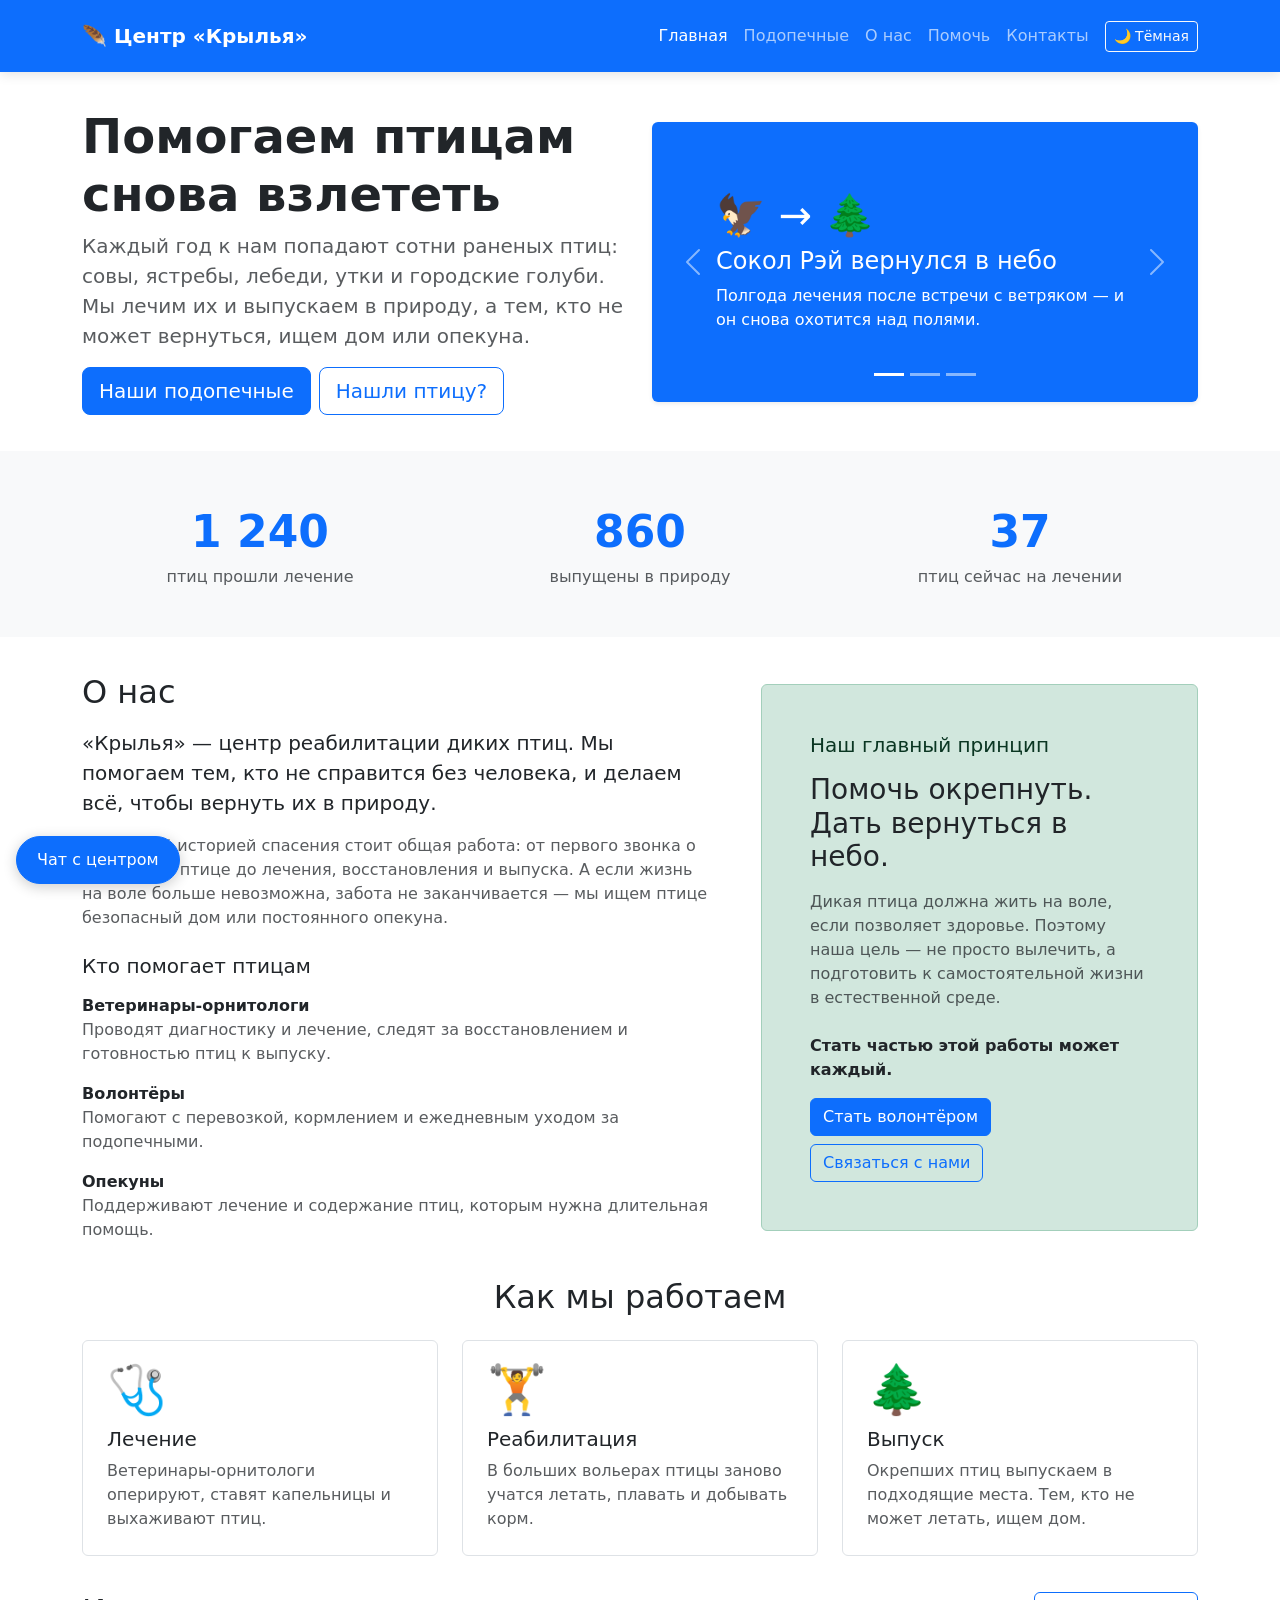
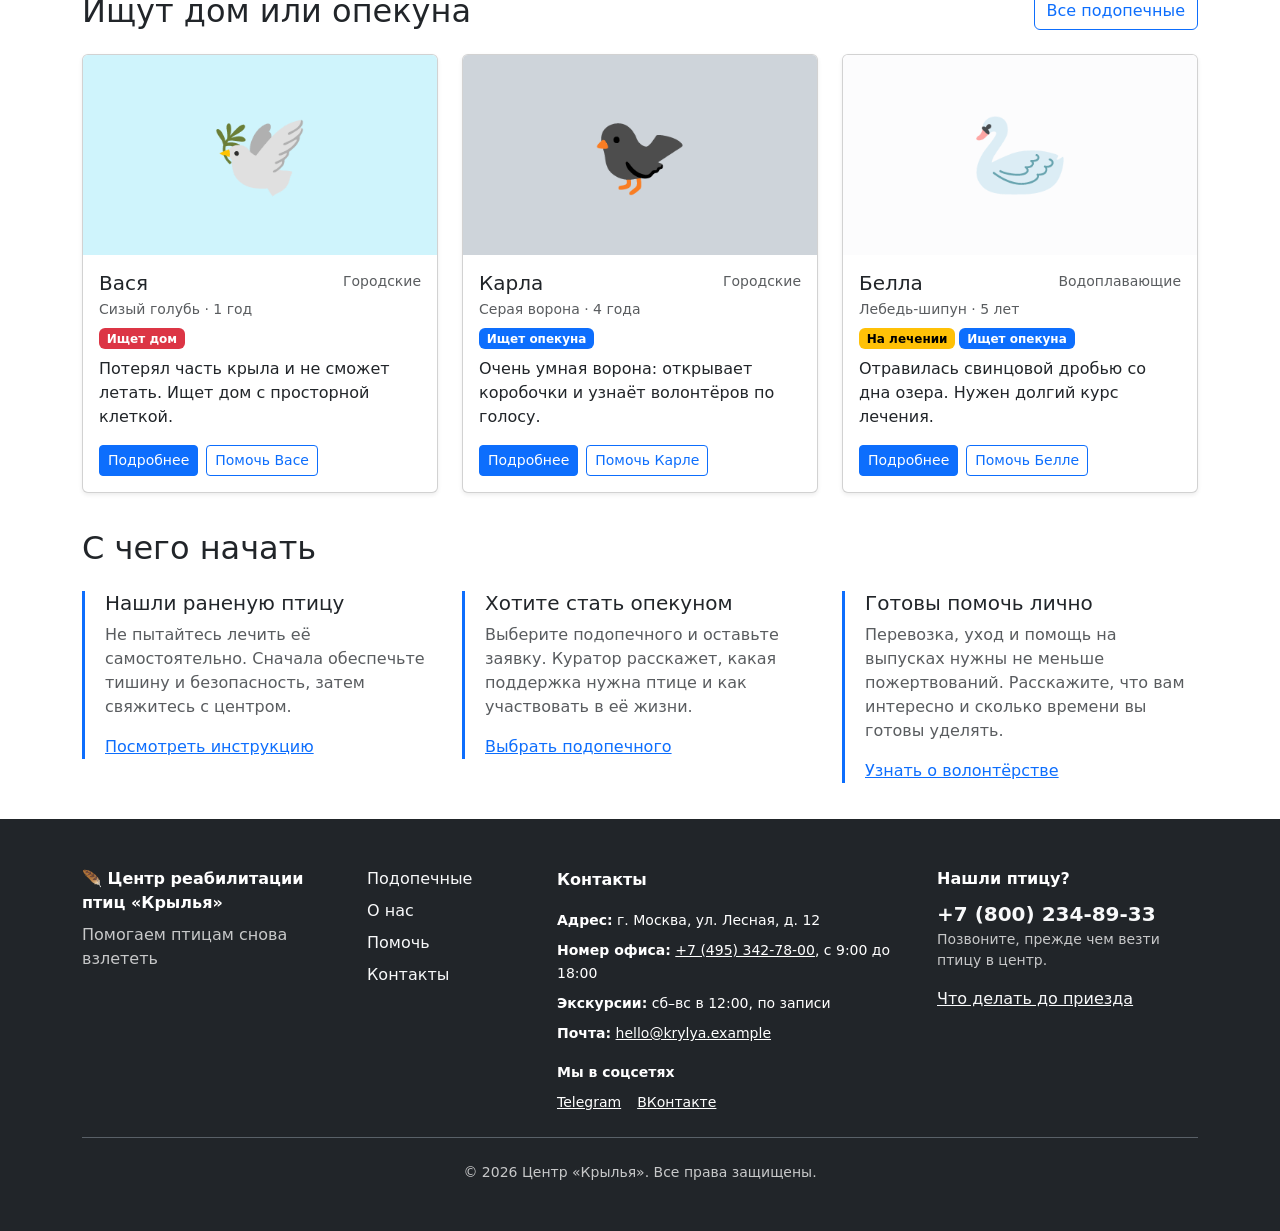
<file: index.html>
<!DOCTYPE html>
<html lang="ru">
<head>
  <meta charset="UTF-8">
  <meta name="viewport" content="width=device-width, initial-scale=1.0">
  <meta name="description" content="Центр реабилитации птиц «Крылья»: лечим раненых диких птиц и возвращаем их в природу. Опека, волонтёрство, помощь найденным птицам.">
  <title>Главная — Центр реабилитации птиц «Крылья»</title>

  <script>
    try {
      const savedTheme = localStorage.getItem('theme');
      if (savedTheme) document.documentElement.setAttribute('data-bs-theme', savedTheme);
    } catch (e) {}
  </script>

  <link rel="stylesheet" href="vendor/bootstrap/css/bootstrap.min.css">
  <link rel="stylesheet" href="css/custom.css">
</head>
<body class="home-page">
  <header class="site-header bg-primary" data-bs-theme="dark">
    <nav class="navbar navbar-expand-lg py-3" aria-label="Основная навигация">
      <div class="container">
        <a class="navbar-brand" aria-current="page" href="index.html">🪶 Центр «Крылья»</a>

        <button
          class="navbar-toggler"
          type="button"
          data-bs-toggle="collapse"
          data-bs-target="#mainNavbar"
          aria-controls="mainNavbar"
          aria-expanded="false"
          aria-label="Переключить навигацию"
        >
          <span class="navbar-toggler-icon"></span>
        </button>

        <div class="collapse navbar-collapse" id="mainNavbar">
          <ul class="navbar-nav ms-auto align-items-lg-center">
            <li class="nav-item">
              <a class="nav-link active" aria-current="page" href="index.html">Главная</a>
            </li>
            <li class="nav-item">
              <a class="nav-link" href="catalog.html">Подопечные</a>
            </li>
            <li class="nav-item">
              <a class="nav-link" href="index.html#about">О нас</a>
            </li>
            <li class="nav-item">
              <a class="nav-link" href="help.html">Помочь</a>
            </li>
            <li class="nav-item">
              <a class="nav-link" href="contacts.html">Контакты</a>
            </li>
            <li class="nav-item ms-lg-2">
              <button
                id="themeToggle"
                class="btn btn-outline-light btn-sm"
                type="button"
                aria-label="Переключить тему"
              >
                🌙 Тёмная
              </button>
            </li>
          </ul>
        </div>
      </div>
    </nav>
  </header>

  <main class="page-content">
    <section class="container">
      <div class="row align-items-center g-4">
        <div class="col-12 col-lg-6">
          <h1 class="display-5 fw-bold">
            Помогаем птицам снова взлететь
          </h1>
          <p class="lead text-body-secondary">
            Каждый год к нам попадают сотни раненых птиц: совы, ястребы,
            лебеди, утки и городские голуби. Мы лечим их и выпускаем в природу,
            а тем, кто не может вернуться, ищем дом или опекуна.
          </p>
          <div class="d-flex flex-wrap gap-2">
            <a class="btn btn-primary btn-lg" href="catalog.html">
              Наши подопечные
            </a>
            <a class="btn btn-outline-primary btn-lg" href="contacts.html#found">
              Нашли птицу?
            </a>
          </div>
        </div>

        <div class="col-12 col-lg-6">
          <div id="storiesCarousel" class="carousel slide rounded overflow-hidden shadow-sm" data-bs-ride="carousel">
            <div class="carousel-indicators">
              <button type="button" data-bs-target="#storiesCarousel" data-bs-slide-to="0" class="active" aria-current="true" aria-label="История 1"></button>
              <button type="button" data-bs-target="#storiesCarousel" data-bs-slide-to="1" aria-label="История 2"></button>
              <button type="button" data-bs-target="#storiesCarousel" data-bs-slide-to="2" aria-label="История 3"></button>
            </div>

            <div class="carousel-inner">
              <div class="carousel-item active">
                <div class="promo-slide bg-primary text-white d-flex flex-column justify-content-center p-5">
                  <p class="display-6 mb-2" aria-hidden="true">🦅 → 🌲</p>
                  <h2 class="h4">Сокол Рэй вернулся в небо</h2>
                  <p class="mb-0">Полгода лечения после встречи с ветряком — и он снова охотится над полями.</p>
                </div>
              </div>
              <div class="carousel-item">
                <div class="promo-slide bg-success text-white d-flex flex-column justify-content-center p-5">
                  <p class="display-6 mb-2" aria-hidden="true">🐦 × 12 → ☁️</p>
                  <h2 class="h4">12 стрижей выпущены</h2>
                  <p class="mb-0">Птенцов, выпавших из гнёзд в жару, выкормили и отпустили в августе.</p>
                </div>
              </div>
              <div class="carousel-item">
                <div class="promo-slide bg-dark text-white d-flex flex-column justify-content-center p-5">
                  <p class="display-6 mb-2" aria-hidden="true">🦢 → 🏞️</p>
                  <h2 class="h4">Лебеди Лёва и Мила</h2>
                  <p class="mb-0">Вылечили после отравления и выпустили на озеро вместе — они пара.</p>
                </div>
              </div>
            </div>

            <button class="carousel-control-prev" type="button" data-bs-target="#storiesCarousel" data-bs-slide="prev">
              <span class="carousel-control-prev-icon" aria-hidden="true"></span>
              <span class="visually-hidden">Предыдущая история</span>
            </button>
            <button class="carousel-control-next" type="button" data-bs-target="#storiesCarousel" data-bs-slide="next">
              <span class="carousel-control-next-icon" aria-hidden="true"></span>
              <span class="visually-hidden">Следующая история</span>
            </button>
          </div>
        </div>
      </div>
    </section>

    <section class="bg-body-tertiary py-5" aria-label="Центр в цифрах">
      <div class="container">
        <div class="row g-4 text-center">
          <div class="col-12 col-md-4">
            <p class="stat-number text-primary mb-0" data-count="1240" aria-label="1 240"><span aria-hidden="true">1 240</span></p>
            <p class="mb-0 text-body-secondary">птиц прошли лечение</p>
          </div>
          <div class="col-12 col-md-4">
            <p class="stat-number text-primary mb-0" data-count="860" aria-label="860"><span aria-hidden="true">860</span></p>
            <p class="mb-0 text-body-secondary">выпущены в природу</p>
          </div>
          <div class="col-12 col-md-4">
            <p class="stat-number text-primary mb-0" data-count="37" aria-label="37"><span aria-hidden="true">37</span></p>
            <p class="mb-0 text-body-secondary">птиц сейчас на лечении</p>
          </div>
        </div>
      </div>
    </section>

    <section class="container" id="about" aria-labelledby="about-title">
      <div class="row g-4 g-lg-5 align-items-center">
        <div class="col-12 col-lg-7">
          <h2 class="mb-3" id="about-title">О нас</h2>
          <p class="lead">
            «Крылья» — центр реабилитации диких птиц. Мы помогаем тем,
            кто не справится без человека, и делаем всё, чтобы вернуть их в природу.
          </p>
          <p class="text-body-secondary mb-4">
            За каждой историей спасения стоит общая работа: от первого звонка
            о найденной птице до лечения, восстановления и выпуска.
            А если жизнь на воле больше невозможна, забота не заканчивается —
            мы ищем птице безопасный дом или постоянного опекуна.
          </p>
          <h3 class="h5 mb-3">Кто помогает птицам</h3>
          <dl class="mb-0">
            <dt>Ветеринары-орнитологи</dt>
            <dd class="text-body-secondary mb-3">Проводят диагностику и лечение, следят за восстановлением и готовностью птиц к выпуску.</dd>
            <dt>Волонтёры</dt>
            <dd class="text-body-secondary mb-3">Помогают с перевозкой, кормлением и ежедневным уходом за подопечными.</dd>
            <dt>Опекуны</dt>
            <dd class="text-body-secondary mb-0">Поддерживают лечение и содержание птиц, которым нужна длительная помощь.</dd>
          </dl>
        </div>
        <div class="col-12 col-lg-5">
          <div class="bg-success-subtle border border-success-subtle rounded p-4 p-lg-5">
            <h3 class="h5 text-success-emphasis mb-3">Наш главный принцип</h3>
            <p class="h3 mb-3">Помочь окрепнуть.<br>Дать вернуться в небо.</p>
            <p class="text-body-secondary mb-4">
              Дикая птица должна жить на воле, если позволяет здоровье.
              Поэтому наша цель — не просто вылечить, а подготовить
              к самостоятельной жизни в естественной среде.
            </p>
            <p class="fw-semibold mb-3">Стать частью этой работы может каждый.</p>
            <div class="d-flex flex-wrap gap-2">
              <a class="btn btn-primary" href="help.html#volunteer">Стать волонтёром</a>
              <a class="btn btn-outline-primary" href="contacts.html">Связаться с нами</a>
            </div>
          </div>
        </div>
      </div>
    </section>

    <section class="container" id="advantages">
      <h2 class="text-center mb-4">Как мы работаем</h2>

      <div class="row g-4">
        <div class="col-12 col-md-4">
          <div class="p-4 border rounded h-100 bg-body">
            <p class="fs-2 mb-2" aria-hidden="true"><span class="workflow-emoji">🩺</span></p>
            <h3 class="h5">Лечение</h3>
            <p class="mb-0 text-body-secondary">
              Ветеринары-орнитологи оперируют, ставят капельницы и выхаживают птиц.
            </p>
          </div>
        </div>

        <div class="col-12 col-md-4">
          <div class="p-4 border rounded h-100 bg-body">
            <p class="fs-2 mb-2" aria-hidden="true"><span class="workflow-emoji">🏋️</span></p>
            <h3 class="h5">Реабилитация</h3>
            <p class="mb-0 text-body-secondary">
              В больших вольерах птицы заново учатся летать, плавать и добывать корм.
            </p>
          </div>
        </div>

        <div class="col-12 col-md-4">
          <div class="p-4 border rounded h-100 bg-body">
            <p class="fs-2 mb-2" aria-hidden="true"><span class="workflow-emoji">🌲</span></p>
            <h3 class="h5">Выпуск</h3>
            <p class="mb-0 text-body-secondary">
              Окрепших птиц выпускаем в подходящие места. Тем, кто не может летать, ищем дом.
            </p>
          </div>
        </div>
      </div>
    </section>

    <section class="container" id="need-help">
      <div class="d-flex flex-wrap gap-2 justify-content-between align-items-center mb-4">
        <h2 class="mb-0">Ищут дом или опекуна</h2>
        <a class="btn btn-outline-primary" href="catalog.html">
          Все подопечные
        </a>
      </div>

      <div class="row g-4">
        <div class="col-12 col-md-6 col-lg-4">
          <div class="card h-100 shadow-sm">
            <div class="bird-photo bg-info-subtle card-img-top" role="img" aria-label="Сизый голубь Вася">🕊️</div>
            <div class="card-body d-flex flex-column">
              <div class="d-flex justify-content-between align-items-start mb-1">
                <h3 class="card-title h5 mb-0">Вася</h3>
                <span class="text-body-secondary small">Городские</span>
              </div>
              <p class="small text-body-secondary mb-2">Сизый голубь · 1 год</p>
              <div class="d-flex flex-wrap gap-1 mb-2"><span class="badge text-bg-danger">Ищет дом</span></div>
              <p class="card-text">Потерял часть крыла и не сможет летать. Ищет дом с просторной клеткой.</p>

              <div class="d-flex flex-wrap gap-2 mt-auto">
                <a class="btn btn-primary btn-sm" href="product-vasya.html">Подробнее</a>
                <a class="btn btn-outline-primary btn-sm" href="order.html?bird=vasya">Помочь Васе</a>
              </div>
            </div>
          </div>
        </div>
        <div class="col-12 col-md-6 col-lg-4">
          <div class="card h-100 shadow-sm">
            <div class="bird-photo bg-dark-subtle card-img-top" role="img" aria-label="Серая ворона Карла">🐦‍⬛</div>
            <div class="card-body d-flex flex-column">
              <div class="d-flex justify-content-between align-items-start mb-1">
                <h3 class="card-title h5 mb-0">Карла</h3>
                <span class="text-body-secondary small">Городские</span>
              </div>
              <p class="small text-body-secondary mb-2">Серая ворона · 4 года</p>
              <div class="d-flex flex-wrap gap-1 mb-2"><span class="badge text-bg-primary">Ищет опекуна</span></div>
              <p class="card-text">Очень умная ворона: открывает коробочки и узнаёт волонтёров по голосу.</p>

              <div class="d-flex flex-wrap gap-2 mt-auto">
                <a class="btn btn-primary btn-sm" href="product-karla.html">Подробнее</a>
                <a class="btn btn-outline-primary btn-sm" href="order.html?bird=karla">Помочь Карле</a>
              </div>
            </div>
          </div>
        </div>
        <div class="col-12 col-md-6 col-lg-4">
          <div class="card h-100 shadow-sm">
            <div class="bird-photo bg-light-subtle card-img-top" role="img" aria-label="Лебедь-шипун Белла">🦢</div>
            <div class="card-body d-flex flex-column">
              <div class="d-flex justify-content-between align-items-start mb-1">
                <h3 class="card-title h5 mb-0">Белла</h3>
                <span class="text-body-secondary small">Водоплавающие</span>
              </div>
              <p class="small text-body-secondary mb-2">Лебедь-шипун · 5 лет</p>
              <div class="d-flex flex-wrap gap-1 mb-2"><span class="badge text-bg-warning">На лечении</span> <span class="badge text-bg-primary">Ищет опекуна</span></div>
              <p class="card-text">Отравилась свинцовой дробью со дна озера. Нужен долгий курс лечения.</p>

              <div class="d-flex flex-wrap gap-2 mt-auto">
                <a class="btn btn-primary btn-sm" href="product-bella.html">Подробнее</a>
                <a class="btn btn-outline-primary btn-sm" href="order.html?bird=bella">Помочь Белле</a>
              </div>
            </div>
          </div>
        </div>
      </div>
    </section>

    <section class="container" aria-labelledby="start-title">
      <h2 class="mb-4" id="start-title">С чего начать</h2>
      <div class="row g-4">
        <div class="col-12 col-md-4">
          <div class="content-note">
            <h3 class="h5">Нашли раненую птицу</h3>
            <p class="text-body-secondary">Не пытайтесь лечить её самостоятельно. Сначала обеспечьте тишину и безопасность, затем свяжитесь с центром.</p>
            <a href="contacts.html#found">Посмотреть инструкцию</a>
          </div>
        </div>
        <div class="col-12 col-md-4">
          <div class="content-note">
            <h3 class="h5">Хотите стать опекуном</h3>
            <p class="text-body-secondary">Выберите подопечного и оставьте заявку. Куратор расскажет, какая поддержка нужна птице и как участвовать в её жизни.</p>
            <a href="catalog.html">Выбрать подопечного</a>
          </div>
        </div>
        <div class="col-12 col-md-4">
          <div class="content-note">
            <h3 class="h5">Готовы помочь лично</h3>
            <p class="text-body-secondary">Перевозка, уход и помощь на выпусках нужны не меньше пожертвований. Расскажите, что вам интересно и сколько времени вы готовы уделять.</p>
            <a href="help.html#volunteer">Узнать о волонтёрстве</a>
          </div>
        </div>
      </div>
    </section>
  </main>

  <footer class="site-footer bg-dark text-white py-5">
    <div class="container">
      <div class="row g-4">
        <div class="col-12 col-md-6 col-xl-3">
          <p class="fw-semibold mb-2">🪶 Центр реабилитации птиц «Крылья»</p>
          <p class="mb-2 opacity-75">Помогаем птицам снова взлететь</p>
        </div>
        <div class="col-12 col-md-6 col-xl-2">
          <nav class="d-flex flex-column align-items-start gap-2" aria-label="Навигация в подвале">
            <a class="link-light text-decoration-none" href="catalog.html">Подопечные</a>
            <a class="link-light text-decoration-none" href="index.html#about">О нас</a>
            <a class="link-light text-decoration-none" href="help.html">Помочь</a>
            <a class="link-light text-decoration-none" href="contacts.html">Контакты</a>
          </nav>
        </div>
        <div class="col-12 col-md-6 col-xl-4 footer-contacts">
          <p class="fw-semibold mb-3">Контакты</p>
          <ul class="list-unstyled d-flex flex-column gap-2 small mb-3">
            <li><span class="fw-semibold">Адрес:</span> г. Москва, ул. Лесная, д. 12</li>
            <li><span class="fw-semibold">Номер офиса:</span> <a href="tel:+74953427800">+7 (495) 342-78-00</a>, с 9:00 до 18:00</li>
            <li><span class="fw-semibold">Экскурсии:</span> сб–вс в 12:00, по записи</li>
            <li><span class="fw-semibold">Почта:</span> <a href="mailto:hello@krylya.example">hello@krylya.example</a></li>
          </ul>
          <p class="fw-semibold small mb-2">Мы в соцсетях</p>
          <div class="d-flex flex-wrap gap-3 small"><a href="https://t.me/" target="_blank" rel="noopener">Telegram</a>
<a href="https://vk.com/" target="_blank" rel="noopener">ВКонтакте</a></div>
        </div>
        <div class="col-12 col-md-6 col-xl-3">
          <p class="fw-semibold mb-2">Нашли птицу?</p>
          <a class="link-light text-decoration-none fs-5 fw-semibold" href="tel:+78002348933">+7 (800) 234-89-33</a>

          <p class="small opacity-75 mb-3">Позвоните, прежде чем везти птицу в центр.</p>
          <a class="link-light" href="contacts.html#found">Что делать до приезда</a>
        </div>
      </div>
      <p class="small text-center opacity-75 border-top border-secondary pt-4 mt-4 mb-0">&copy; 2026 Центр «Крылья». Все права защищены.</p>
    </div>
  </footer>

  <script src="vendor/bootstrap/js/bootstrap.bundle.min.js"></script>
  <script src="js/main.js"></script>
</body>
</html>
</file>
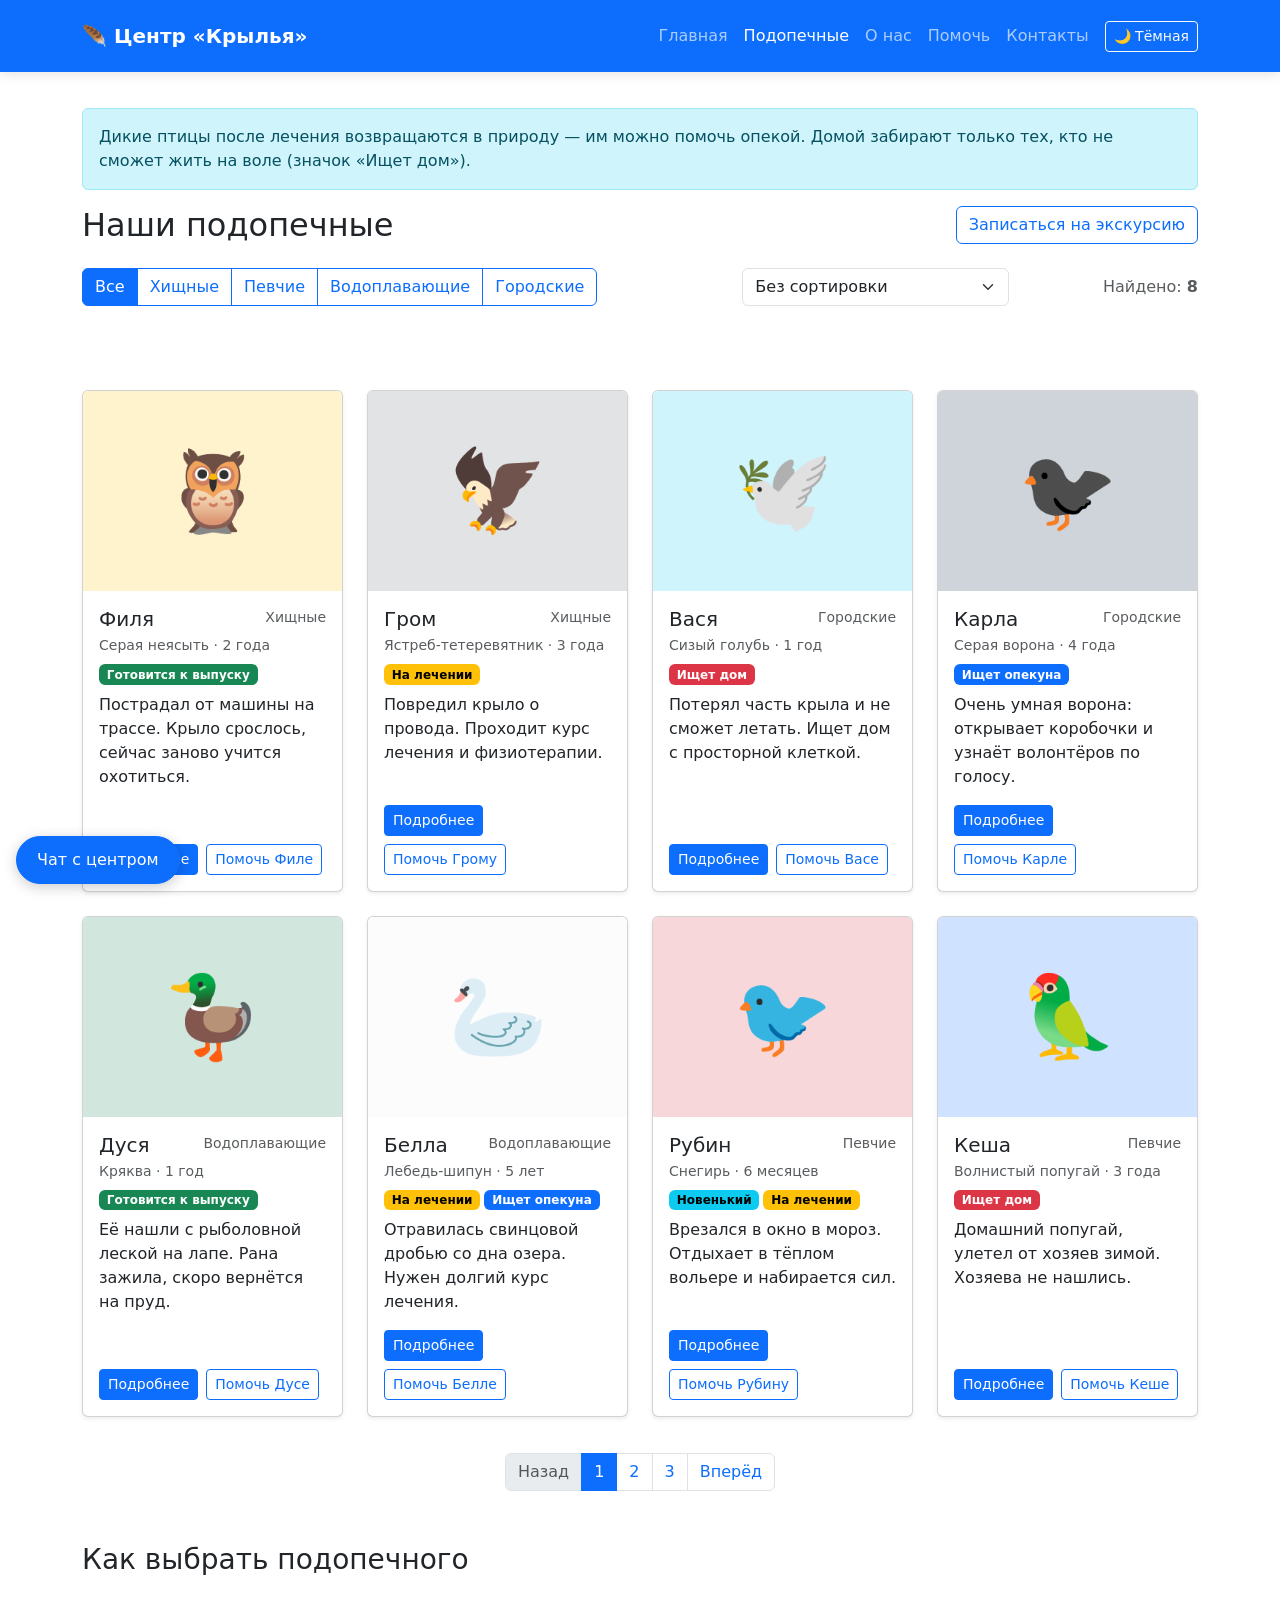
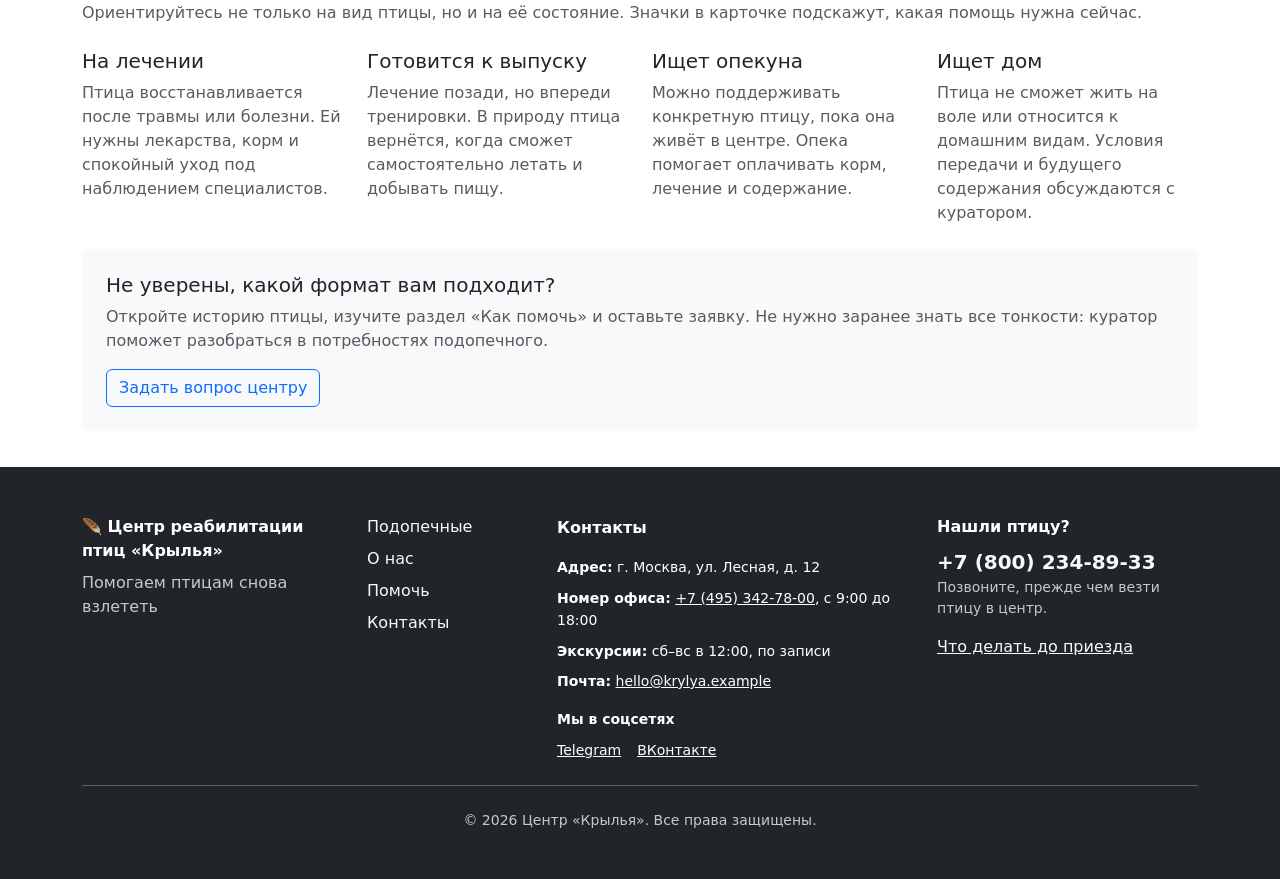
<file: catalog.html>
<!DOCTYPE html>
<html lang="ru">
<head>
  <meta charset="UTF-8">
  <meta name="viewport" content="width=device-width, initial-scale=1.0">
  <meta name="description" content="Подопечные центра «Крылья»: хищные, певчие, водоплавающие и городские птицы на лечении и реабилитации.">
  <title>Подопечные — Центр реабилитации птиц «Крылья»</title>

  <script>
    try {
      const savedTheme = localStorage.getItem('theme');
      if (savedTheme) document.documentElement.setAttribute('data-bs-theme', savedTheme);
    } catch (e) {}
  </script>

  <link rel="stylesheet" href="vendor/bootstrap/css/bootstrap.min.css">
  <link rel="stylesheet" href="css/custom.css">
</head>
<body>
  <header class="site-header bg-primary" data-bs-theme="dark">
    <nav class="navbar navbar-expand-lg py-3" aria-label="Основная навигация">
      <div class="container">
        <a class="navbar-brand" href="index.html">🪶 Центр «Крылья»</a>

        <button
          class="navbar-toggler"
          type="button"
          data-bs-toggle="collapse"
          data-bs-target="#mainNavbar"
          aria-controls="mainNavbar"
          aria-expanded="false"
          aria-label="Переключить навигацию"
        >
          <span class="navbar-toggler-icon"></span>
        </button>

        <div class="collapse navbar-collapse" id="mainNavbar">
          <ul class="navbar-nav ms-auto align-items-lg-center">
            <li class="nav-item">
              <a class="nav-link" href="index.html">Главная</a>
            </li>
            <li class="nav-item">
              <a class="nav-link active" aria-current="page" href="catalog.html">Подопечные</a>
            </li>
            <li class="nav-item">
              <a class="nav-link" href="index.html#about">О нас</a>
            </li>
            <li class="nav-item">
              <a class="nav-link" href="help.html">Помочь</a>
            </li>
            <li class="nav-item">
              <a class="nav-link" href="contacts.html">Контакты</a>
            </li>
            <li class="nav-item ms-lg-2">
              <button
                id="themeToggle"
                class="btn btn-outline-light btn-sm"
                type="button"
                aria-label="Переключить тему"
              >
                🌙 Тёмная
              </button>
            </li>
          </ul>
        </div>
      </div>
    </nav>
  </header>

  <main class="container page-content">
    <div class="catalog-intro">
    <div class="alert alert-info" role="alert">
      Дикие птицы после лечения возвращаются в природу — им можно помочь опекой.
      Домой забирают только тех, кто не сможет жить на воле (значок «Ищет дом»).
    </div>

    <div class="d-flex flex-wrap gap-2 justify-content-between align-items-center mb-4">
      <h1 class="h2 mb-0">Наши подопечные</h1>
      <button
        class="btn btn-outline-primary"
        type="button"
        data-bs-toggle="modal"
        data-bs-target="#tourModal"
      >
        Записаться на экскурсию
      </button>
    </div>

    <div class="row g-3 align-items-center mb-4">
      <div class="col-12 col-xl-7">
        <div class="btn-group flex-wrap" role="group" aria-label="Фильтр по группе птиц">
          <input type="radio" class="btn-check" name="birdFilter" id="filter-all" value="all" checked>
          <label class="btn btn-outline-primary" for="filter-all">Все</label>

          <input type="radio" class="btn-check" name="birdFilter" id="filter-predator" value="predator">
          <label class="btn btn-outline-primary" for="filter-predator">Хищные</label>

          <input type="radio" class="btn-check" name="birdFilter" id="filter-song" value="song">
          <label class="btn btn-outline-primary" for="filter-song">Певчие</label>

          <input type="radio" class="btn-check" name="birdFilter" id="filter-water" value="water">
          <label class="btn btn-outline-primary" for="filter-water">Водоплавающие</label>

          <input type="radio" class="btn-check" name="birdFilter" id="filter-city" value="city">
          <label class="btn btn-outline-primary" for="filter-city">Городские</label>
        </div>
      </div>

      <div class="col-12 col-md-6 col-xl-3">
        <label for="birdSort" class="visually-hidden">Сортировка</label>
        <select id="birdSort" class="form-select">
          <option value="default" selected>Без сортировки</option>
          <option value="young">Сначала молодые</option>
          <option value="old">Сначала взрослые</option>
        </select>
      </div>

      <div class="col-12 col-md-6 col-xl-2 text-md-end">
        <span class="text-body-secondary">Найдено: <span id="birdCount" class="fw-bold">8</span></span>
      </div>
    </div>

    </div>

    <div class="row g-4" id="birdList">
        <div class="col-12 col-md-6 col-lg-3 bird-item" data-type="predator" data-age="24">
          <div class="card h-100 shadow-sm">
            <div class="bird-photo bg-warning-subtle card-img-top" role="img" aria-label="Серая неясыть Филя">🦉</div>
            <div class="card-body d-flex flex-column">
              <div class="d-flex justify-content-between align-items-start mb-1">
                <h3 class="card-title h5 mb-0">Филя</h3>
                <span class="text-body-secondary small">Хищные</span>
              </div>
              <p class="small text-body-secondary mb-2">Серая неясыть · 2 года</p>
              <div class="d-flex flex-wrap gap-1 mb-2"><span class="badge text-bg-success">Готовится к выпуску</span></div>
              <p class="card-text">Пострадал от машины на трассе. Крыло срослось, сейчас заново учится охотиться.</p>

              <div class="d-flex flex-wrap gap-2 mt-auto">
                <a class="btn btn-primary btn-sm" href="product.html">Подробнее</a>
                <a class="btn btn-outline-primary btn-sm" href="order.html?bird=filya">Помочь Филе</a>
              </div>
            </div>
          </div>
        </div>
        <div class="col-12 col-md-6 col-lg-3 bird-item" data-type="predator" data-age="36">
          <div class="card h-100 shadow-sm">
            <div class="bird-photo bg-secondary-subtle card-img-top" role="img" aria-label="Ястреб-тетеревятник Гром">🦅</div>
            <div class="card-body d-flex flex-column">
              <div class="d-flex justify-content-between align-items-start mb-1">
                <h3 class="card-title h5 mb-0">Гром</h3>
                <span class="text-body-secondary small">Хищные</span>
              </div>
              <p class="small text-body-secondary mb-2">Ястреб-тетеревятник · 3 года</p>
              <div class="d-flex flex-wrap gap-1 mb-2"><span class="badge text-bg-warning">На лечении</span></div>
              <p class="card-text">Повредил крыло о провода. Проходит курс лечения и физиотерапии.</p>

              <div class="d-flex flex-wrap gap-2 mt-auto">
                <a class="btn btn-primary btn-sm" href="product-grom.html">Подробнее</a>
                <a class="btn btn-outline-primary btn-sm" href="order.html?bird=grom">Помочь Грому</a>
              </div>
            </div>
          </div>
        </div>
        <div class="col-12 col-md-6 col-lg-3 bird-item" data-type="city" data-age="12">
          <div class="card h-100 shadow-sm">
            <div class="bird-photo bg-info-subtle card-img-top" role="img" aria-label="Сизый голубь Вася">🕊️</div>
            <div class="card-body d-flex flex-column">
              <div class="d-flex justify-content-between align-items-start mb-1">
                <h3 class="card-title h5 mb-0">Вася</h3>
                <span class="text-body-secondary small">Городские</span>
              </div>
              <p class="small text-body-secondary mb-2">Сизый голубь · 1 год</p>
              <div class="d-flex flex-wrap gap-1 mb-2"><span class="badge text-bg-danger">Ищет дом</span></div>
              <p class="card-text">Потерял часть крыла и не сможет летать. Ищет дом с просторной клеткой.</p>

              <div class="d-flex flex-wrap gap-2 mt-auto">
                <a class="btn btn-primary btn-sm" href="product-vasya.html">Подробнее</a>
                <a class="btn btn-outline-primary btn-sm" href="order.html?bird=vasya">Помочь Васе</a>
              </div>
            </div>
          </div>
        </div>
        <div class="col-12 col-md-6 col-lg-3 bird-item" data-type="city" data-age="48">
          <div class="card h-100 shadow-sm">
            <div class="bird-photo bg-dark-subtle card-img-top" role="img" aria-label="Серая ворона Карла">🐦‍⬛</div>
            <div class="card-body d-flex flex-column">
              <div class="d-flex justify-content-between align-items-start mb-1">
                <h3 class="card-title h5 mb-0">Карла</h3>
                <span class="text-body-secondary small">Городские</span>
              </div>
              <p class="small text-body-secondary mb-2">Серая ворона · 4 года</p>
              <div class="d-flex flex-wrap gap-1 mb-2"><span class="badge text-bg-primary">Ищет опекуна</span></div>
              <p class="card-text">Очень умная ворона: открывает коробочки и узнаёт волонтёров по голосу.</p>

              <div class="d-flex flex-wrap gap-2 mt-auto">
                <a class="btn btn-primary btn-sm" href="product-karla.html">Подробнее</a>
                <a class="btn btn-outline-primary btn-sm" href="order.html?bird=karla">Помочь Карле</a>
              </div>
            </div>
          </div>
        </div>
        <div class="col-12 col-md-6 col-lg-3 bird-item" data-type="water" data-age="12">
          <div class="card h-100 shadow-sm">
            <div class="bird-photo bg-success-subtle card-img-top" role="img" aria-label="Кряква Дуся">🦆</div>
            <div class="card-body d-flex flex-column">
              <div class="d-flex justify-content-between align-items-start mb-1">
                <h3 class="card-title h5 mb-0">Дуся</h3>
                <span class="text-body-secondary small">Водоплавающие</span>
              </div>
              <p class="small text-body-secondary mb-2">Кряква · 1 год</p>
              <div class="d-flex flex-wrap gap-1 mb-2"><span class="badge text-bg-success">Готовится к выпуску</span></div>
              <p class="card-text">Её нашли с рыболовной леской на лапе. Рана зажила, скоро вернётся на пруд.</p>

              <div class="d-flex flex-wrap gap-2 mt-auto">
                <a class="btn btn-primary btn-sm" href="product-dusya.html">Подробнее</a>
                <a class="btn btn-outline-primary btn-sm" href="order.html?bird=dusya">Помочь Дусе</a>
              </div>
            </div>
          </div>
        </div>
        <div class="col-12 col-md-6 col-lg-3 bird-item" data-type="water" data-age="60">
          <div class="card h-100 shadow-sm">
            <div class="bird-photo bg-light-subtle card-img-top" role="img" aria-label="Лебедь-шипун Белла">🦢</div>
            <div class="card-body d-flex flex-column">
              <div class="d-flex justify-content-between align-items-start mb-1">
                <h3 class="card-title h5 mb-0">Белла</h3>
                <span class="text-body-secondary small">Водоплавающие</span>
              </div>
              <p class="small text-body-secondary mb-2">Лебедь-шипун · 5 лет</p>
              <div class="d-flex flex-wrap gap-1 mb-2"><span class="badge text-bg-warning">На лечении</span> <span class="badge text-bg-primary">Ищет опекуна</span></div>
              <p class="card-text">Отравилась свинцовой дробью со дна озера. Нужен долгий курс лечения.</p>

              <div class="d-flex flex-wrap gap-2 mt-auto">
                <a class="btn btn-primary btn-sm" href="product-bella.html">Подробнее</a>
                <a class="btn btn-outline-primary btn-sm" href="order.html?bird=bella">Помочь Белле</a>
              </div>
            </div>
          </div>
        </div>
        <div class="col-12 col-md-6 col-lg-3 bird-item" data-type="song" data-age="6">
          <div class="card h-100 shadow-sm">
            <div class="bird-photo bg-danger-subtle card-img-top" role="img" aria-label="Снегирь Рубин">🐦</div>
            <div class="card-body d-flex flex-column">
              <div class="d-flex justify-content-between align-items-start mb-1">
                <h3 class="card-title h5 mb-0">Рубин</h3>
                <span class="text-body-secondary small">Певчие</span>
              </div>
              <p class="small text-body-secondary mb-2">Снегирь · 6 месяцев</p>
              <div class="d-flex flex-wrap gap-1 mb-2"><span class="badge text-bg-info">Новенький</span> <span class="badge text-bg-warning">На лечении</span></div>
              <p class="card-text">Врезался в окно в мороз. Отдыхает в тёплом вольере и набирается сил.</p>

              <div class="d-flex flex-wrap gap-2 mt-auto">
                <a class="btn btn-primary btn-sm" href="product-rubin.html">Подробнее</a>
                <a class="btn btn-outline-primary btn-sm" href="order.html?bird=rubin">Помочь Рубину</a>
              </div>
            </div>
          </div>
        </div>
        <div class="col-12 col-md-6 col-lg-3 bird-item" data-type="song" data-age="36">
          <div class="card h-100 shadow-sm">
            <div class="bird-photo bg-primary-subtle card-img-top" role="img" aria-label="Волнистый попугай Кеша">🦜</div>
            <div class="card-body d-flex flex-column">
              <div class="d-flex justify-content-between align-items-start mb-1">
                <h3 class="card-title h5 mb-0">Кеша</h3>
                <span class="text-body-secondary small">Певчие</span>
              </div>
              <p class="small text-body-secondary mb-2">Волнистый попугай · 3 года</p>
              <div class="d-flex flex-wrap gap-1 mb-2"><span class="badge text-bg-danger">Ищет дом</span></div>
              <p class="card-text">Домашний попугай, улетел от хозяев зимой. Хозяева не нашлись.</p>

              <div class="d-flex flex-wrap gap-2 mt-auto">
                <a class="btn btn-primary btn-sm" href="product-kesha.html">Подробнее</a>
                <a class="btn btn-outline-primary btn-sm" href="order.html?bird=kesha">Помочь Кеше</a>
              </div>
            </div>
          </div>
        </div>
    </div>

    <div id="birdEmpty" class="alert alert-secondary mt-4 d-none" role="status">
      В этой группе сейчас нет птиц.
    </div>

    <nav aria-label="Страницы каталога" class="mt-5">
      <ul class="pagination justify-content-center">
        <li class="page-item disabled">
          <span class="page-link">Назад</span>
        </li>
        <li class="page-item active" aria-current="page">
          <span class="page-link">1</span>
        </li>
        <li class="page-item"><a class="page-link" href="#">2</a></li>
        <li class="page-item"><a class="page-link" href="#">3</a></li>
        <li class="page-item">
          <a class="page-link" href="#">Вперёд</a>
        </li>
      </ul>
    </nav>

    <section aria-labelledby="catalog-guide-title">
      <h2 class="h3 mb-4" id="catalog-guide-title">Как выбрать подопечного</h2>
      <p class="text-body-secondary mb-4">Ориентируйтесь не только на вид птицы, но и на её состояние. Значки в карточке подскажут, какая помощь нужна сейчас.</p>
      <div class="row g-4 mb-4">
        <div class="col-12 col-md-6 col-xl-3">
          <h3 class="h5">На лечении</h3>
          <p class="text-body-secondary mb-0">Птица восстанавливается после травмы или болезни. Ей нужны лекарства, корм и спокойный уход под наблюдением специалистов.</p>
        </div>
        <div class="col-12 col-md-6 col-xl-3">
          <h3 class="h5">Готовится к выпуску</h3>
          <p class="text-body-secondary mb-0">Лечение позади, но впереди тренировки. В природу птица вернётся, когда сможет самостоятельно летать и добывать пищу.</p>
        </div>
        <div class="col-12 col-md-6 col-xl-3">
          <h3 class="h5">Ищет опекуна</h3>
          <p class="text-body-secondary mb-0">Можно поддерживать конкретную птицу, пока она живёт в центре. Опека помогает оплачивать корм, лечение и содержание.</p>
        </div>
        <div class="col-12 col-md-6 col-xl-3">
          <h3 class="h5">Ищет дом</h3>
          <p class="text-body-secondary mb-0">Птица не сможет жить на воле или относится к домашним видам. Условия передачи и будущего содержания обсуждаются с куратором.</p>
        </div>
      </div>
      <div class="bg-body-tertiary rounded p-4">
        <h3 class="h5">Не уверены, какой формат вам подходит?</h3>
        <p class="text-body-secondary">Откройте историю птицы, изучите раздел «Как помочь» и оставьте заявку. Не нужно заранее знать все тонкости: куратор поможет разобраться в потребностях подопечного.</p>
        <a class="btn btn-outline-primary" href="contacts.html">Задать вопрос центру</a>
      </div>
    </section>
  </main>

  <footer class="site-footer bg-dark text-white py-5">
    <div class="container">
      <div class="row g-4">
        <div class="col-12 col-md-6 col-xl-3">
          <p class="fw-semibold mb-2">🪶 Центр реабилитации птиц «Крылья»</p>
          <p class="mb-2 opacity-75">Помогаем птицам снова взлететь</p>
        </div>
        <div class="col-12 col-md-6 col-xl-2">
          <nav class="d-flex flex-column align-items-start gap-2" aria-label="Навигация в подвале">
            <a class="link-light text-decoration-none" href="catalog.html">Подопечные</a>
            <a class="link-light text-decoration-none" href="index.html#about">О нас</a>
            <a class="link-light text-decoration-none" href="help.html">Помочь</a>
            <a class="link-light text-decoration-none" href="contacts.html">Контакты</a>
          </nav>
        </div>
        <div class="col-12 col-md-6 col-xl-4 footer-contacts">
          <p class="fw-semibold mb-3">Контакты</p>
          <ul class="list-unstyled d-flex flex-column gap-2 small mb-3">
            <li><span class="fw-semibold">Адрес:</span> г. Москва, ул. Лесная, д. 12</li>
            <li><span class="fw-semibold">Номер офиса:</span> <a href="tel:+74953427800">+7 (495) 342-78-00</a>, с 9:00 до 18:00</li>
            <li><span class="fw-semibold">Экскурсии:</span> сб–вс в 12:00, по записи</li>
            <li><span class="fw-semibold">Почта:</span> <a href="mailto:hello@krylya.example">hello@krylya.example</a></li>
          </ul>
          <p class="fw-semibold small mb-2">Мы в соцсетях</p>
          <div class="d-flex flex-wrap gap-3 small"><a href="https://t.me/" target="_blank" rel="noopener">Telegram</a>
<a href="https://vk.com/" target="_blank" rel="noopener">ВКонтакте</a></div>
        </div>
        <div class="col-12 col-md-6 col-xl-3">
          <p class="fw-semibold mb-2">Нашли птицу?</p>
          <a class="link-light text-decoration-none fs-5 fw-semibold" href="tel:+78002348933">+7 (800) 234-89-33</a>

          <p class="small opacity-75 mb-3">Позвоните, прежде чем везти птицу в центр.</p>
          <a class="link-light" href="contacts.html#found">Что делать до приезда</a>
        </div>
      </div>
      <p class="small text-center opacity-75 border-top border-secondary pt-4 mt-4 mb-0">&copy; 2026 Центр «Крылья». Все права защищены.</p>
    </div>
  </footer>

  <div
    class="modal fade"
    id="tourModal"
    tabindex="-1"
    aria-labelledby="tourModalLabel"
    aria-hidden="true"
  >
    <div class="modal-dialog">
      <div class="modal-content">
        <form class="js-validate-form" novalidate>
          <div class="modal-header">
            <h2 class="modal-title h5" id="tourModalLabel">
              Записаться на экскурсию
            </h2>
            <button
              type="button"
              class="btn-close"
              data-bs-dismiss="modal"
              aria-label="Закрыть"
            ></button>
          </div>

          <div class="modal-body">
            <p class="text-body-secondary">
              На экскурсии вы увидите вольеры, познакомитесь с птицами-«послами» и узнаете, как помочь найденной птице.
            </p>

            <div class="mb-3">
              <label for="tour-name" class="form-label">Имя *</label>
              <input id="tour-name" name="name" type="text" class="form-control" required>
              <div class="invalid-feedback">Введите имя.</div>
            </div>

            <div class="mb-3">
              <label for="tour-phone" class="form-label">Телефон *</label>
              <input id="tour-phone" name="phone" type="tel" class="form-control" required>
              <div class="invalid-feedback">Введите телефон.</div>
            </div>

            <div class="mb-3">
              <label for="tour-day" class="form-label">Удобный день *</label>
              <select id="tour-day" name="day" class="form-select" required>
                <option value="" selected>Выберите день</option>
                <option value="sat">Суббота, 12:00</option>
                <option value="sun">Воскресенье, 12:00</option>
                <option value="school">Будний день — для школьной группы</option>
              </select>
              <div class="invalid-feedback">Выберите день экскурсии.</div>
            </div>

            <div class="form-check">
              <input id="tour-agree" name="agree" class="form-check-input" type="checkbox" required>
              <label class="form-check-label" for="tour-agree">
                Согласен на обработку данных
              </label>
            </div>
          </div>

          <div class="modal-footer">
            <button type="button" class="btn btn-secondary" data-bs-dismiss="modal">
              Закрыть
            </button>
            <button type="submit" class="btn btn-primary">
              Записаться
            </button>
          </div>
        </form>
      </div>
    </div>
  </div>

  <div class="toast-container position-fixed bottom-0 end-0 p-3">
    <div id="formToast" class="toast align-items-center text-bg-success border-0" role="status" aria-live="polite" aria-atomic="true">
      <div class="d-flex">
        <div class="toast-body">
          Спасибо! Заявка отправлена, мы свяжемся с вами в течение дня.
        </div>
        <button type="button" class="btn-close btn-close-white me-2 m-auto" data-bs-dismiss="toast" aria-label="Закрыть"></button>
      </div>
    </div>
  </div>

  <script src="vendor/bootstrap/js/bootstrap.bundle.min.js"></script>
  <script src="js/main.js"></script>
</body>
</html>
</file>
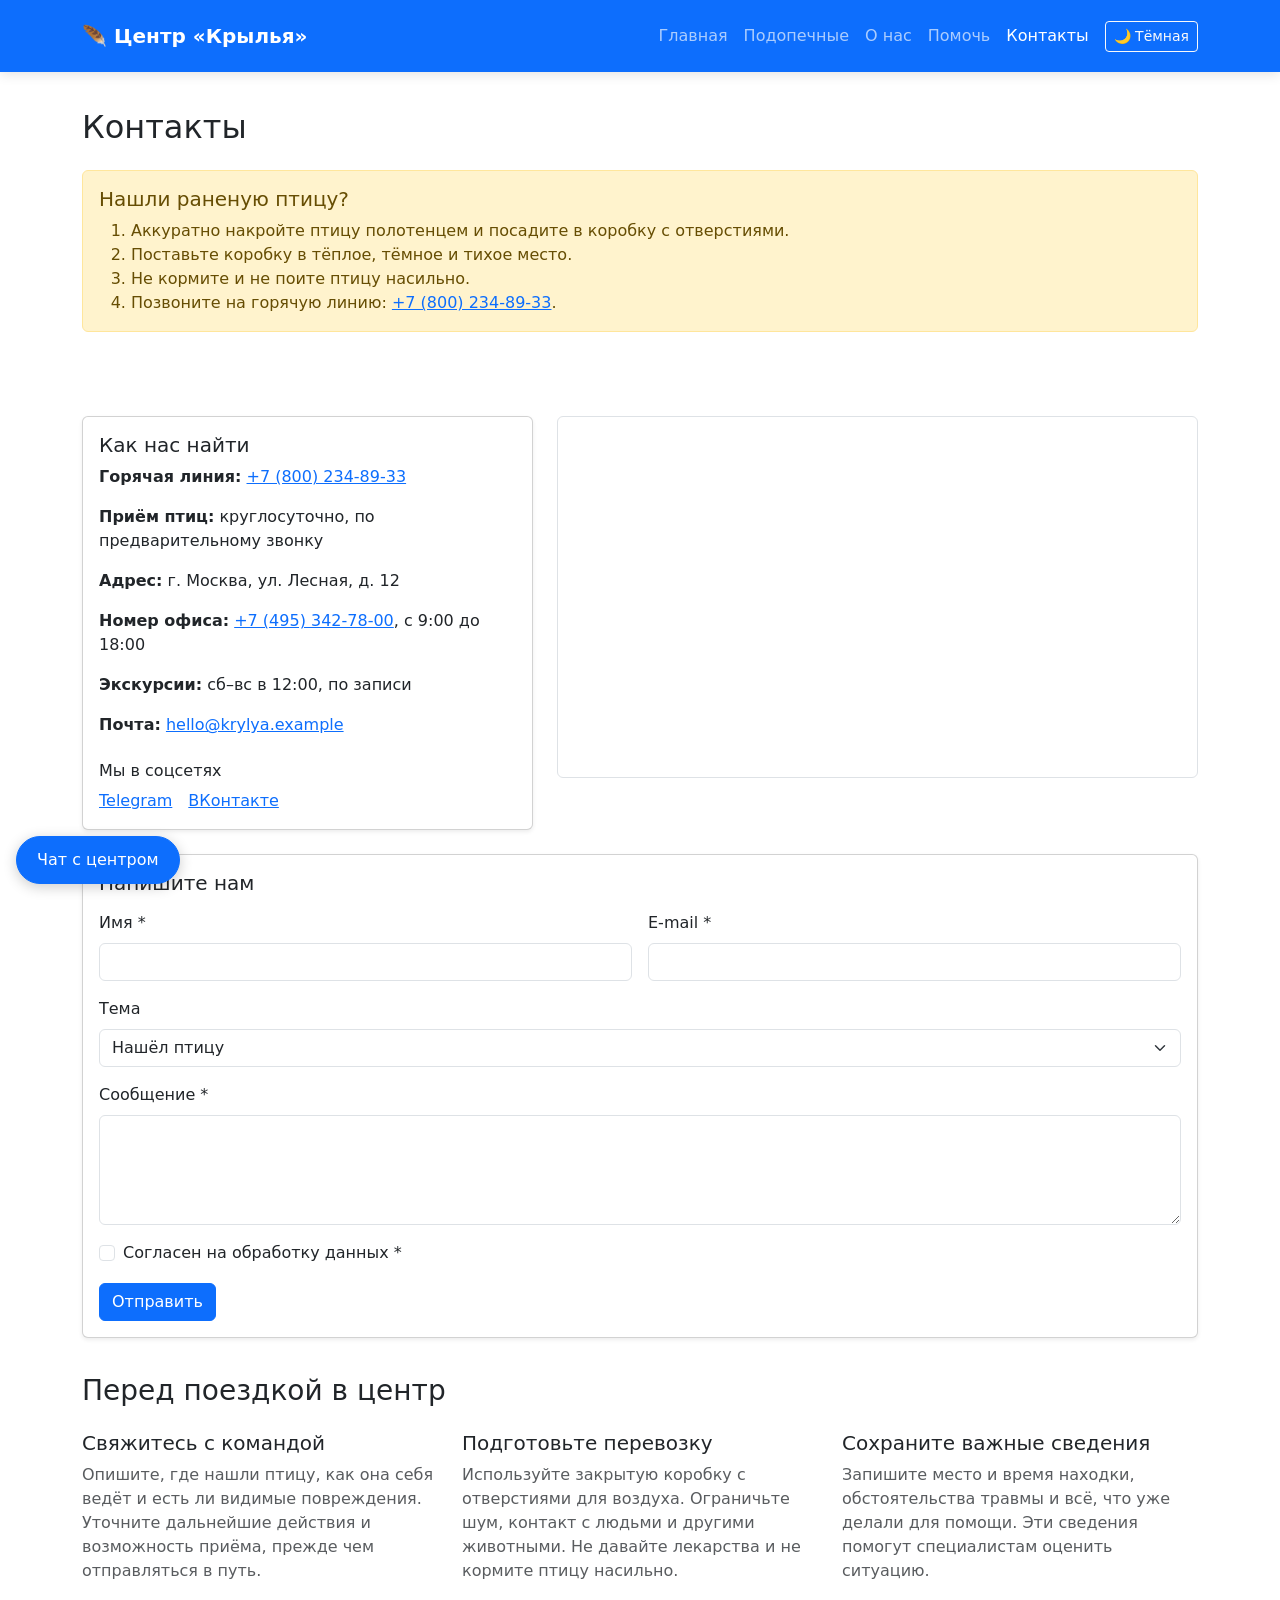
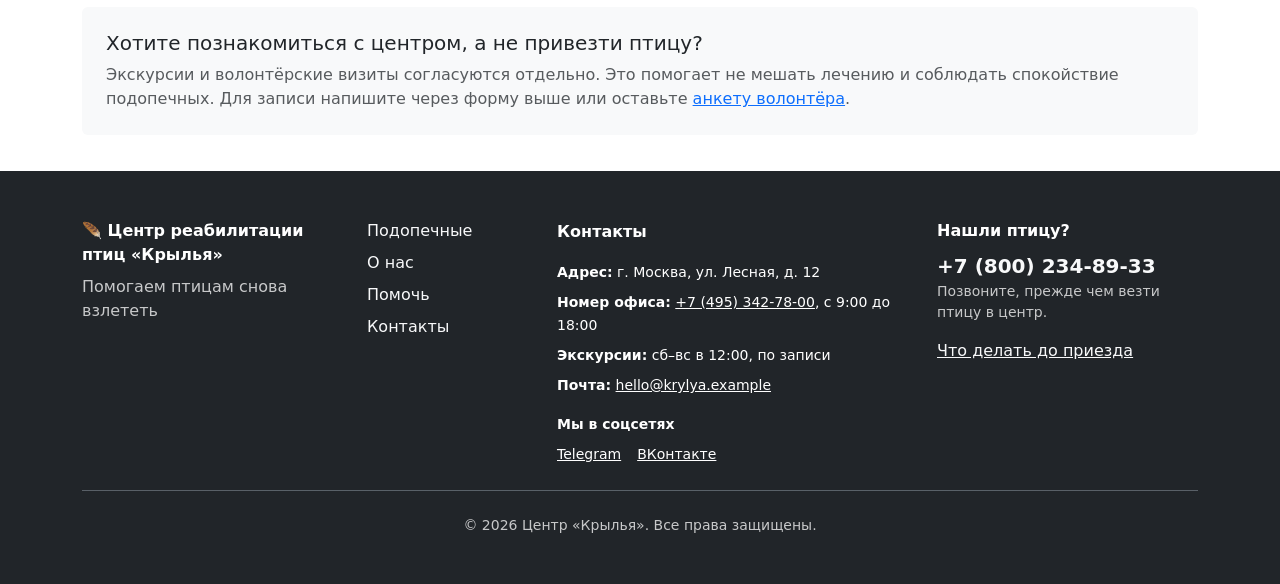
<file: contacts.html>
<!DOCTYPE html>
<html lang="ru">
<head>
  <meta charset="UTF-8">
  <meta name="viewport" content="width=device-width, initial-scale=1.0">
  <meta name="description" content="Контакты центра «Крылья»: адрес, телефон горячей линии, что делать, если нашли птицу.">
  <title>Контакты — Центр реабилитации птиц «Крылья»</title>

  <script>
    try {
      const savedTheme = localStorage.getItem('theme');
      if (savedTheme) document.documentElement.setAttribute('data-bs-theme', savedTheme);
    } catch (e) {}
  </script>

  <link rel="stylesheet" href="vendor/bootstrap/css/bootstrap.min.css">
  <link rel="stylesheet" href="css/custom.css">
</head>
<body>
  <header class="site-header bg-primary" data-bs-theme="dark">
    <nav class="navbar navbar-expand-lg py-3" aria-label="Основная навигация">
      <div class="container">
        <a class="navbar-brand" href="index.html">🪶 Центр «Крылья»</a>

        <button
          class="navbar-toggler"
          type="button"
          data-bs-toggle="collapse"
          data-bs-target="#mainNavbar"
          aria-controls="mainNavbar"
          aria-expanded="false"
          aria-label="Переключить навигацию"
        >
          <span class="navbar-toggler-icon"></span>
        </button>

        <div class="collapse navbar-collapse" id="mainNavbar">
          <ul class="navbar-nav ms-auto align-items-lg-center">
            <li class="nav-item">
              <a class="nav-link" href="index.html">Главная</a>
            </li>
            <li class="nav-item">
              <a class="nav-link" href="catalog.html">Подопечные</a>
            </li>
            <li class="nav-item">
              <a class="nav-link" href="index.html#about">О нас</a>
            </li>
            <li class="nav-item">
              <a class="nav-link" href="help.html">Помочь</a>
            </li>
            <li class="nav-item">
              <a class="nav-link active" aria-current="page" href="contacts.html">Контакты</a>
            </li>
            <li class="nav-item ms-lg-2">
              <button
                id="themeToggle"
                class="btn btn-outline-light btn-sm"
                type="button"
                aria-label="Переключить тему"
              >
                🌙 Тёмная
              </button>
            </li>
          </ul>
        </div>
      </div>
    </nav>
  </header>

  <main class="container page-content">
    <div>
    <h1 class="h2 mb-4">Контакты</h1>

    <section id="found" class="alert alert-warning mb-4" role="note">
      <h2 class="h5">Нашли раненую птицу?</h2>
      <ol class="mb-0">
        <li>Аккуратно накройте птицу полотенцем и посадите в коробку с отверстиями.</li>
        <li>Поставьте коробку в тёплое, тёмное и тихое место.</li>
        <li>Не кормите и не поите птицу насильно.</li>
        <li>Позвоните на горячую линию: <a href="tel:+78002348933">+7 (800) 234-89-33</a>.</li>
      </ol>
    </section>

    </div>

    <div class="row g-4">
      <div class="col-12 col-lg-5">
        <div class="card h-100 shadow-sm">
          <div class="card-body">
            <h2 class="h5 card-title">Как нас найти</h2>
            <ul class="contact-details list-unstyled d-flex flex-column gap-3 mb-4">
            <li><span class="fw-semibold">Горячая линия:</span> <a href="tel:+78002348933">+7 (800) 234-89-33</a></li>
            <li><span class="fw-semibold">Приём птиц:</span> круглосуточно, по предварительному звонку</li>
            <li><span class="fw-semibold">Адрес:</span> г. Москва, ул. Лесная, д. 12</li>
            <li><span class="fw-semibold">Номер офиса:</span> <a href="tel:+74953427800">+7 (495) 342-78-00</a>, с 9:00 до 18:00</li>
            <li><span class="fw-semibold">Экскурсии:</span> сб–вс в 12:00, по записи</li>
            <li><span class="fw-semibold">Почта:</span> <a href="mailto:hello@krylya.example">hello@krylya.example</a></li>
            </ul>
            <h3 class="h6 mb-2">Мы в соцсетях</h3>
            <div class="d-flex flex-wrap gap-3"><a href="https://t.me/" target="_blank" rel="noopener">Telegram</a>
<a href="https://vk.com/" target="_blank" rel="noopener">ВКонтакте</a></div>
          </div>
        </div>
      </div>

      <div class="col-12 col-lg-7">
        <div class="ratio ratio-16x9 rounded overflow-hidden border">
          <iframe
            src="https://yandex.ru/map-widget/v1/?ll=37.617635%2C55.755814&amp;z=11"
            title="Карта: центр реабилитации птиц «Крылья»"
            loading="lazy"
          ></iframe>
        </div>
      </div>

      <div class="col-12">
        <div class="card shadow-sm">
          <div class="card-body">
            <h2 class="h5 card-title mb-3">Напишите нам</h2>

            <form class="js-validate-form" novalidate>
              <div class="row g-3">
                <div class="col-12 col-md-6">
                  <label for="feedback-name" class="form-label">Имя *</label>
                  <input id="feedback-name" name="name" type="text" class="form-control" required>
                  <div class="invalid-feedback">Введите имя.</div>
                </div>

                <div class="col-12 col-md-6">
                  <label for="feedback-email" class="form-label">E-mail *</label>
                  <input id="feedback-email" name="email" type="email" class="form-control" required>
                  <div class="invalid-feedback">Введите корректный e-mail.</div>
                </div>

                <div class="col-12">
                  <label for="feedback-topic" class="form-label">Тема</label>
                  <select id="feedback-topic" name="topic" class="form-select">
                    <option value="found" selected>Нашёл птицу</option>
                    <option value="guardian">Хочу стать опекуном</option>
                    <option value="tour">Экскурсия</option>
                    <option value="other">Другое</option>
                  </select>
                </div>

                <div class="col-12">
                  <label for="feedback-message" class="form-label">Сообщение *</label>
                  <textarea id="feedback-message" name="message" class="form-control" rows="4" required></textarea>
                  <div class="invalid-feedback">Напишите сообщение.</div>
                </div>

                <div class="col-12">
                  <div class="form-check">
                    <input id="feedback-agree" name="agree" class="form-check-input" type="checkbox" required>
                    <label class="form-check-label" for="feedback-agree">
                      Согласен на обработку данных *
                    </label>
                  </div>
                </div>

                <div class="col-12">
                  <button class="btn btn-primary" type="submit">Отправить</button>
                </div>
              </div>
            </form>
          </div>
        </div>
      </div>
    </div>

    <section aria-labelledby="visit-title">
      <h2 class="h3 mb-4" id="visit-title">Перед поездкой в центр</h2>
      <div class="row g-4 mb-4">
        <div class="col-12 col-md-4">
          <h3 class="h5">Свяжитесь с командой</h3>
          <p class="text-body-secondary mb-0">Опишите, где нашли птицу, как она себя ведёт и есть ли видимые повреждения. Уточните дальнейшие действия и возможность приёма, прежде чем отправляться в путь.</p>
        </div>
        <div class="col-12 col-md-4">
          <h3 class="h5">Подготовьте перевозку</h3>
          <p class="text-body-secondary mb-0">Используйте закрытую коробку с отверстиями для воздуха. Ограничьте шум, контакт с людьми и другими животными. Не давайте лекарства и не кормите птицу насильно.</p>
        </div>
        <div class="col-12 col-md-4">
          <h3 class="h5">Сохраните важные сведения</h3>
          <p class="text-body-secondary mb-0">Запишите место и время находки, обстоятельства травмы и всё, что уже делали для помощи. Эти сведения помогут специалистам оценить ситуацию.</p>
        </div>
      </div>
      <div class="bg-body-tertiary rounded p-4">
        <h3 class="h5">Хотите познакомиться с центром, а не привезти птицу?</h3>
        <p class="text-body-secondary mb-0">Экскурсии и волонтёрские визиты согласуются отдельно. Это помогает не мешать лечению и соблюдать спокойствие подопечных. Для записи напишите через форму выше или оставьте <a href="help.html#volunteer">анкету волонтёра</a>.</p>
      </div>
    </section>
  </main>

  <footer class="site-footer bg-dark text-white py-5">
    <div class="container">
      <div class="row g-4">
        <div class="col-12 col-md-6 col-xl-3">
          <p class="fw-semibold mb-2">🪶 Центр реабилитации птиц «Крылья»</p>
          <p class="mb-2 opacity-75">Помогаем птицам снова взлететь</p>
        </div>
        <div class="col-12 col-md-6 col-xl-2">
          <nav class="d-flex flex-column align-items-start gap-2" aria-label="Навигация в подвале">
            <a class="link-light text-decoration-none" href="catalog.html">Подопечные</a>
            <a class="link-light text-decoration-none" href="index.html#about">О нас</a>
            <a class="link-light text-decoration-none" href="help.html">Помочь</a>
            <a class="link-light text-decoration-none" href="contacts.html">Контакты</a>
          </nav>
        </div>
        <div class="col-12 col-md-6 col-xl-4 footer-contacts">
          <p class="fw-semibold mb-3">Контакты</p>
          <ul class="list-unstyled d-flex flex-column gap-2 small mb-3">
            <li><span class="fw-semibold">Адрес:</span> г. Москва, ул. Лесная, д. 12</li>
            <li><span class="fw-semibold">Номер офиса:</span> <a href="tel:+74953427800">+7 (495) 342-78-00</a>, с 9:00 до 18:00</li>
            <li><span class="fw-semibold">Экскурсии:</span> сб–вс в 12:00, по записи</li>
            <li><span class="fw-semibold">Почта:</span> <a href="mailto:hello@krylya.example">hello@krylya.example</a></li>
          </ul>
          <p class="fw-semibold small mb-2">Мы в соцсетях</p>
          <div class="d-flex flex-wrap gap-3 small"><a href="https://t.me/" target="_blank" rel="noopener">Telegram</a>
<a href="https://vk.com/" target="_blank" rel="noopener">ВКонтакте</a></div>
        </div>
        <div class="col-12 col-md-6 col-xl-3">
          <p class="fw-semibold mb-2">Нашли птицу?</p>
          <a class="link-light text-decoration-none fs-5 fw-semibold" href="tel:+78002348933">+7 (800) 234-89-33</a>

          <p class="small opacity-75 mb-3">Позвоните, прежде чем везти птицу в центр.</p>
          <a class="link-light" href="contacts.html#found">Что делать до приезда</a>
        </div>
      </div>
      <p class="small text-center opacity-75 border-top border-secondary pt-4 mt-4 mb-0">&copy; 2026 Центр «Крылья». Все права защищены.</p>
    </div>
  </footer>

  <div class="toast-container position-fixed bottom-0 end-0 p-3">
    <div id="formToast" class="toast align-items-center text-bg-success border-0" role="status" aria-live="polite" aria-atomic="true">
      <div class="d-flex">
        <div class="toast-body">
          Спасибо! Заявка отправлена, мы свяжемся с вами в течение дня.
        </div>
        <button type="button" class="btn-close btn-close-white me-2 m-auto" data-bs-dismiss="toast" aria-label="Закрыть"></button>
      </div>
    </div>
  </div>

  <script src="vendor/bootstrap/js/bootstrap.bundle.min.js"></script>
  <script src="js/main.js"></script>
</body>
</html>
</file>
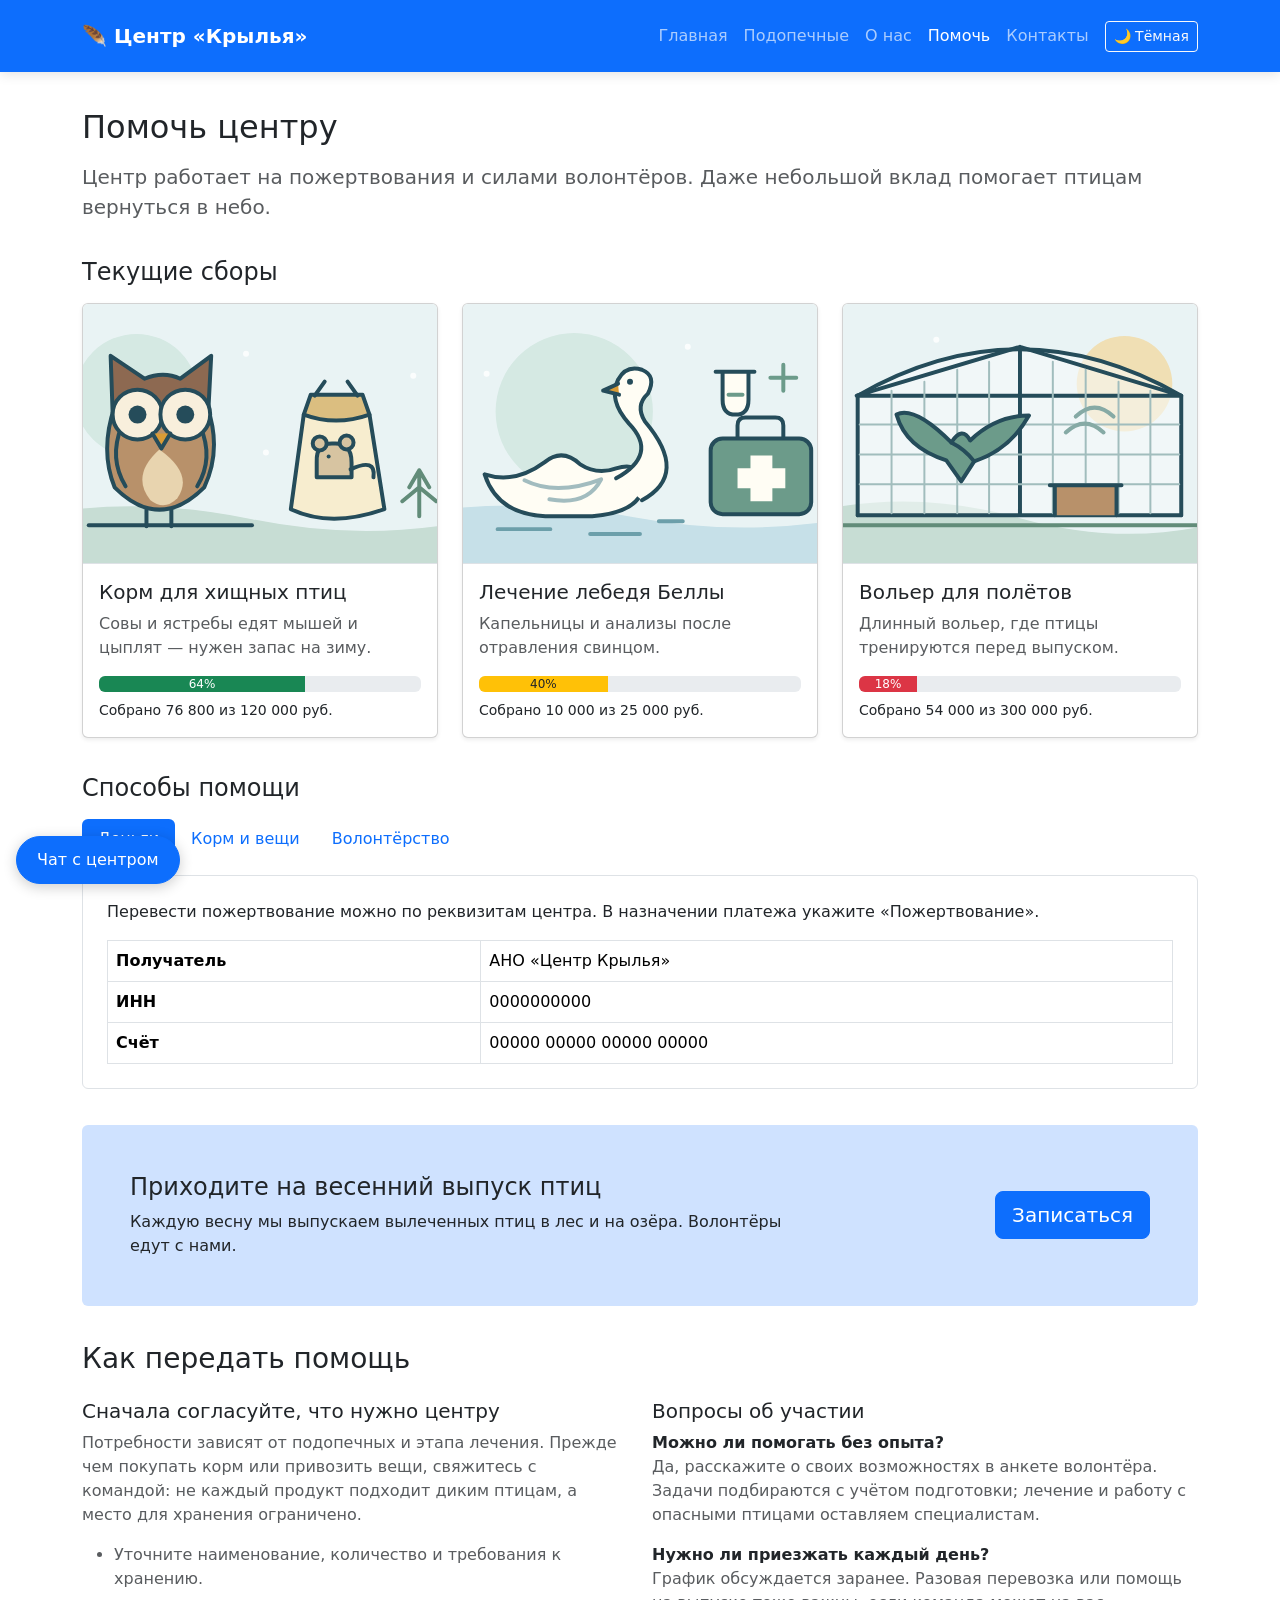
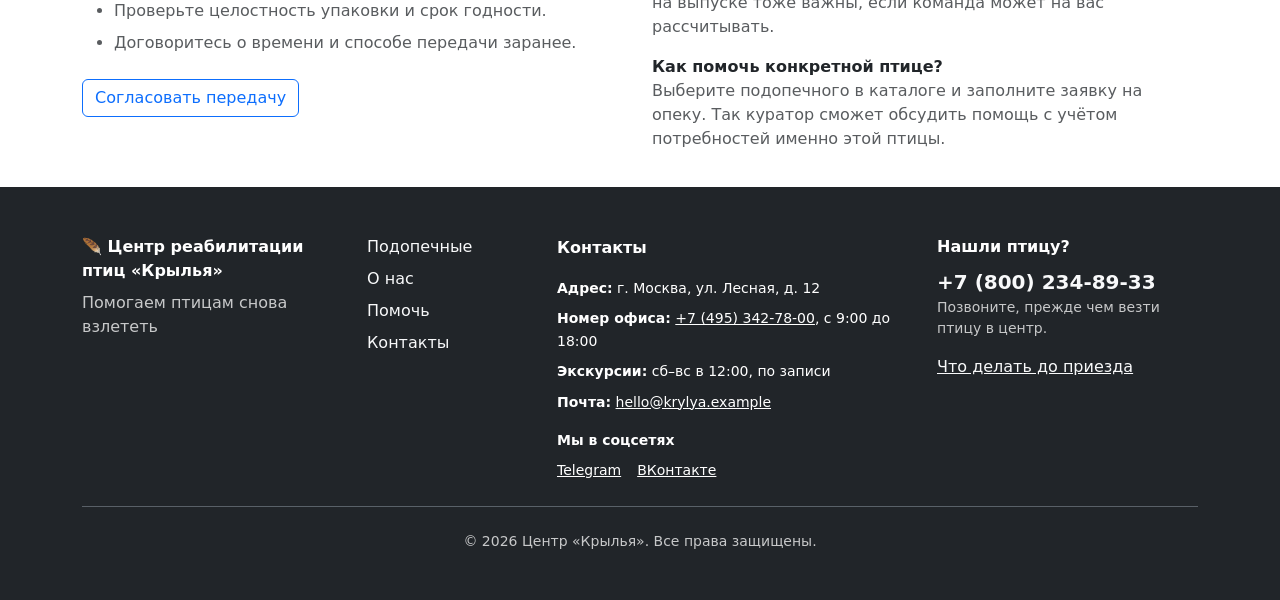
<file: help.html>
<!DOCTYPE html>
<html lang="ru">
<head>
  <meta charset="UTF-8">
  <meta name="viewport" content="width=device-width, initial-scale=1.0">
  <meta name="description" content="Как помочь центру реабилитации птиц «Крылья»: пожертвования, корм, волонтёрство.">
  <title>Помочь центру — Центр реабилитации птиц «Крылья»</title>

  <script>
    try {
      const savedTheme = localStorage.getItem('theme');
      if (savedTheme) document.documentElement.setAttribute('data-bs-theme', savedTheme);
    } catch (e) {}
  </script>

  <link rel="stylesheet" href="vendor/bootstrap/css/bootstrap.min.css">
  <link rel="stylesheet" href="css/custom.css">
</head>
<body>
  <header class="site-header bg-primary" data-bs-theme="dark">
    <nav class="navbar navbar-expand-lg py-3" aria-label="Основная навигация">
      <div class="container">
        <a class="navbar-brand" href="index.html">🪶 Центр «Крылья»</a>

        <button
          class="navbar-toggler"
          type="button"
          data-bs-toggle="collapse"
          data-bs-target="#mainNavbar"
          aria-controls="mainNavbar"
          aria-expanded="false"
          aria-label="Переключить навигацию"
        >
          <span class="navbar-toggler-icon"></span>
        </button>

        <div class="collapse navbar-collapse" id="mainNavbar">
          <ul class="navbar-nav ms-auto align-items-lg-center">
            <li class="nav-item">
              <a class="nav-link" href="index.html">Главная</a>
            </li>
            <li class="nav-item">
              <a class="nav-link" href="catalog.html">Подопечные</a>
            </li>
            <li class="nav-item">
              <a class="nav-link" href="index.html#about">О нас</a>
            </li>
            <li class="nav-item">
              <a class="nav-link active" aria-current="page" href="help.html">Помочь</a>
            </li>
            <li class="nav-item">
              <a class="nav-link" href="contacts.html">Контакты</a>
            </li>
            <li class="nav-item ms-lg-2">
              <button
                id="themeToggle"
                class="btn btn-outline-light btn-sm"
                type="button"
                aria-label="Переключить тему"
              >
                🌙 Тёмная
              </button>
            </li>
          </ul>
        </div>
      </div>
    </nav>
  </header>

  <main class="container page-content">
    <div>
    <h1 class="h2 mb-3">Помочь центру</h1>
    <p class="lead text-body-secondary mb-0">
      Центр работает на пожертвования и силами волонтёров. Даже небольшой вклад помогает птицам вернуться в небо.
    </p>

    </div>

    <section class="mb-5">
      <h2 class="h4 mb-3">Текущие сборы</h2>
      <div class="row g-4">
        <div class="col-12 col-md-6 col-lg-4">
          <div class="card h-100 shadow-sm">
            <img class="fund-illustration card-img-top" src="images/fund-food.svg" width="480" height="260" alt="Сова рядом с мешком корма">
            <div class="card-body">
              <h3 class="h5 card-title">Корм для хищных птиц</h3>
              <p class="card-text text-body-secondary">Совы и ястребы едят мышей и цыплят — нужен запас на зиму.</p>
              <div class="progress mb-2" role="progressbar" aria-label="Сбор на корм" aria-valuenow="64" aria-valuemin="0" aria-valuemax="100">
                <div class="progress-bar bg-success" style="width: 64%">64%</div>
              </div>
              <p class="small mb-0">Собрано 76 800 из 120 000 руб.</p>
            </div>
          </div>
        </div>

        <div class="col-12 col-md-6 col-lg-4">
          <div class="card h-100 shadow-sm">
            <img class="fund-illustration card-img-top" src="images/fund-bella.svg" width="480" height="260" alt="Лебедь Белла и ветеринарная аптечка">
            <div class="card-body">
              <h3 class="h5 card-title">Лечение лебедя Беллы</h3>
              <p class="card-text text-body-secondary">Капельницы и анализы после отравления свинцом.</p>
              <div class="progress mb-2" role="progressbar" aria-label="Сбор на лечение Беллы" aria-valuenow="40" aria-valuemin="0" aria-valuemax="100">
                <div class="progress-bar bg-warning text-dark" style="width: 40%">40%</div>
              </div>
              <p class="small mb-0">Собрано 10 000 из 25 000 руб.</p>
            </div>
          </div>
        </div>

        <div class="col-12 col-md-6 col-lg-4">
          <div class="card h-100 shadow-sm">
            <img class="fund-illustration card-img-top" src="images/fund-aviary.svg" width="480" height="260" alt="Птица тренируется летать в просторном вольере">
            <div class="card-body">
              <h3 class="h5 card-title">Вольер для полётов</h3>
              <p class="card-text text-body-secondary">Длинный вольер, где птицы тренируются перед выпуском.</p>
              <div class="progress mb-2" role="progressbar" aria-label="Сбор на вольер" aria-valuenow="18" aria-valuemin="0" aria-valuemax="100">
                <div class="progress-bar bg-danger" style="width: 18%">18%</div>
              </div>
              <p class="small mb-0">Собрано 54 000 из 300 000 руб.</p>
            </div>
          </div>
        </div>
      </div>
    </section>

    <section class="mb-5">
      <h2 class="h4 mb-3">Способы помощи</h2>

      <ul class="nav nav-pills mb-3" id="helpTabs" role="tablist">
        <li class="nav-item" role="presentation">
          <button class="nav-link active" id="money-tab" data-bs-toggle="pill" data-bs-target="#money-pane" type="button" role="tab" aria-controls="money-pane" aria-selected="true">
            Деньги
          </button>
        </li>
        <li class="nav-item" role="presentation">
          <button class="nav-link" id="food-tab" data-bs-toggle="pill" data-bs-target="#food-pane" type="button" role="tab" aria-controls="food-pane" aria-selected="false">
            Корм и вещи
          </button>
        </li>
        <li class="nav-item" role="presentation">
          <button class="nav-link" id="volunteer-tab" data-bs-toggle="pill" data-bs-target="#volunteer-pane" type="button" role="tab" aria-controls="volunteer-pane" aria-selected="false">
            Волонтёрство
          </button>
        </li>
      </ul>

      <div class="tab-content border rounded p-4">
        <div class="tab-pane fade show active" id="money-pane" role="tabpanel" aria-labelledby="money-tab" tabindex="0">
          <p>Перевести пожертвование можно по реквизитам центра. В назначении платежа укажите «Пожертвование».</p>
          <div class="table-responsive">
            <table class="table table-bordered mb-0">
              <tbody>
                <tr><th scope="row">Получатель</th><td>АНО «Центр Крылья»</td></tr>
                <tr><th scope="row">ИНН</th><td>0000000000</td></tr>
                <tr><th scope="row">Счёт</th><td>00000 00000 00000 00000</td></tr>
              </tbody>
            </table>
          </div>
        </div>

        <div class="tab-pane fade" id="food-pane" role="tabpanel" aria-labelledby="food-tab" tabindex="0">
          <p>Что нам нужно больше всего:</p>
          <ul class="list-group">
            <li class="list-group-item d-flex justify-content-between align-items-center">
              Замороженные мыши и цыплята
              <span class="badge text-bg-danger rounded-pill">очень нужно</span>
            </li>
            <li class="list-group-item d-flex justify-content-between align-items-center">
              Зерносмесь и семена для певчих птиц
              <span class="badge text-bg-warning rounded-pill">нужно</span>
            </li>
            <li class="list-group-item d-flex justify-content-between align-items-center">
              Картонные коробки и переноски
              <span class="badge text-bg-warning rounded-pill">нужно</span>
            </li>
            <li class="list-group-item d-flex justify-content-between align-items-center">
              Старые полотенца и простыни
              <span class="badge text-bg-secondary rounded-pill">всегда пригодятся</span>
            </li>
          </ul>
        </div>

        <div class="tab-pane fade" id="volunteer-pane" role="tabpanel" aria-labelledby="volunteer-tab" tabindex="0">
          <p>
            Волонтёры кормят птиц, убирают вольеры, отвозят найденных птиц в центр
            и помогают на выпусках.
          </p>
          <button
            class="btn btn-primary"
            type="button"
            data-bs-toggle="modal"
            data-bs-target="#volunteerModal"
          >
            Стать волонтёром
          </button>
        </div>
      </div>
    </section>

    <section id="volunteer" class="p-4 p-md-5 bg-primary-subtle rounded">
      <div class="row align-items-center g-3">
        <div class="col-12 col-md-8">
          <h2 class="h4">Приходите на весенний выпуск птиц</h2>
          <p class="mb-0">Каждую весну мы выпускаем вылеченных птиц в лес и на озёра. Волонтёры едут с нами.</p>
        </div>
        <div class="col-12 col-md-4 text-md-end">
          <button class="btn btn-primary btn-lg" type="button" data-bs-toggle="modal" data-bs-target="#volunteerModal">
            Записаться
          </button>
        </div>
      </div>
    </section>

    <section aria-labelledby="donation-guide-title">
      <h2 class="h3 mb-4" id="donation-guide-title">Как передать помощь</h2>
      <div class="row g-4">
        <div class="col-12 col-lg-6">
          <h3 class="h5">Сначала согласуйте, что нужно центру</h3>
          <p class="text-body-secondary">Потребности зависят от подопечных и этапа лечения. Прежде чем покупать корм или привозить вещи, свяжитесь с командой: не каждый продукт подходит диким птицам, а место для хранения ограничено.</p>
          <ul class="text-body-secondary mb-4">
            <li class="mb-2">Уточните наименование, количество и требования к хранению.</li>
            <li class="mb-2">Проверьте целостность упаковки и срок годности.</li>
            <li>Договоритесь о времени и способе передачи заранее.</li>
          </ul>
          <a class="btn btn-outline-primary" href="contacts.html">Согласовать передачу</a>
        </div>
        <div class="col-12 col-lg-6">
          <h3 class="h5">Вопросы об участии</h3>
          <dl class="mb-0">
            <dt>Можно ли помогать без опыта?</dt>
            <dd class="text-body-secondary mb-3">Да, расскажите о своих возможностях в анкете волонтёра. Задачи подбираются с учётом подготовки; лечение и работу с опасными птицами оставляем специалистам.</dd>
            <dt>Нужно ли приезжать каждый день?</dt>
            <dd class="text-body-secondary mb-3">График обсуждается заранее. Разовая перевозка или помощь на выпуске тоже важны, если команда может на вас рассчитывать.</dd>
            <dt>Как помочь конкретной птице?</dt>
            <dd class="text-body-secondary mb-0">Выберите подопечного в каталоге и заполните заявку на опеку. Так куратор сможет обсудить помощь с учётом потребностей именно этой птицы.</dd>
          </dl>
        </div>
      </div>
    </section>
  </main>

  <div
    class="modal fade"
    id="volunteerModal"
    tabindex="-1"
    aria-labelledby="volunteerModalLabel"
    aria-hidden="true"
  >
    <div class="modal-dialog">
      <div class="modal-content">
        <form class="js-validate-form" novalidate>
          <div class="modal-header">
            <h2 class="modal-title h5" id="volunteerModalLabel">Анкета волонтёра</h2>
            <button type="button" class="btn-close" data-bs-dismiss="modal" aria-label="Закрыть"></button>
          </div>

          <div class="modal-body">
            <div class="mb-3">
              <label for="vol-name" class="form-label">Имя *</label>
              <input id="vol-name" name="name" type="text" class="form-control" required>
              <div class="invalid-feedback">Введите имя.</div>
            </div>

            <div class="mb-3">
              <label for="vol-phone" class="form-label">Телефон *</label>
              <input id="vol-phone" name="phone" type="tel" class="form-control" required>
              <div class="invalid-feedback">Введите телефон.</div>
            </div>

            <p class="form-label mb-2">Чем хотите помогать?</p>
            <div class="form-check">
              <input id="vol-feed" name="help" value="feed" class="form-check-input" type="checkbox">
              <label class="form-check-label" for="vol-feed">Кормление и уборка вольеров</label>
            </div>
            <div class="form-check">
              <input id="vol-drive" name="help" value="drive" class="form-check-input" type="checkbox">
              <label class="form-check-label" for="vol-drive">Перевозка найденных птиц (есть машина)</label>
            </div>
            <div class="form-check mb-3">
              <input id="vol-release" name="help" value="release" class="form-check-input" type="checkbox">
              <label class="form-check-label" for="vol-release">Помощь на выпусках</label>
            </div>

            <div class="form-check">
              <input id="vol-agree" name="agree" class="form-check-input" type="checkbox" required>
              <label class="form-check-label" for="vol-agree">Согласен на обработку данных *</label>
            </div>
          </div>

          <div class="modal-footer">
            <button type="button" class="btn btn-secondary" data-bs-dismiss="modal">Закрыть</button>
            <button type="submit" class="btn btn-primary">Отправить</button>
          </div>
        </form>
      </div>
    </div>
  </div>

  <footer class="site-footer bg-dark text-white py-5">
    <div class="container">
      <div class="row g-4">
        <div class="col-12 col-md-6 col-xl-3">
          <p class="fw-semibold mb-2">🪶 Центр реабилитации птиц «Крылья»</p>
          <p class="mb-2 opacity-75">Помогаем птицам снова взлететь</p>
        </div>
        <div class="col-12 col-md-6 col-xl-2">
          <nav class="d-flex flex-column align-items-start gap-2" aria-label="Навигация в подвале">
            <a class="link-light text-decoration-none" href="catalog.html">Подопечные</a>
            <a class="link-light text-decoration-none" href="index.html#about">О нас</a>
            <a class="link-light text-decoration-none" href="help.html">Помочь</a>
            <a class="link-light text-decoration-none" href="contacts.html">Контакты</a>
          </nav>
        </div>
        <div class="col-12 col-md-6 col-xl-4 footer-contacts">
          <p class="fw-semibold mb-3">Контакты</p>
          <ul class="list-unstyled d-flex flex-column gap-2 small mb-3">
            <li><span class="fw-semibold">Адрес:</span> г. Москва, ул. Лесная, д. 12</li>
            <li><span class="fw-semibold">Номер офиса:</span> <a href="tel:+74953427800">+7 (495) 342-78-00</a>, с 9:00 до 18:00</li>
            <li><span class="fw-semibold">Экскурсии:</span> сб–вс в 12:00, по записи</li>
            <li><span class="fw-semibold">Почта:</span> <a href="mailto:hello@krylya.example">hello@krylya.example</a></li>
          </ul>
          <p class="fw-semibold small mb-2">Мы в соцсетях</p>
          <div class="d-flex flex-wrap gap-3 small"><a href="https://t.me/" target="_blank" rel="noopener">Telegram</a>
<a href="https://vk.com/" target="_blank" rel="noopener">ВКонтакте</a></div>
        </div>
        <div class="col-12 col-md-6 col-xl-3">
          <p class="fw-semibold mb-2">Нашли птицу?</p>
          <a class="link-light text-decoration-none fs-5 fw-semibold" href="tel:+78002348933">+7 (800) 234-89-33</a>

          <p class="small opacity-75 mb-3">Позвоните, прежде чем везти птицу в центр.</p>
          <a class="link-light" href="contacts.html#found">Что делать до приезда</a>
        </div>
      </div>
      <p class="small text-center opacity-75 border-top border-secondary pt-4 mt-4 mb-0">&copy; 2026 Центр «Крылья». Все права защищены.</p>
    </div>
  </footer>

  <div class="toast-container position-fixed bottom-0 end-0 p-3">
    <div id="formToast" class="toast align-items-center text-bg-success border-0" role="status" aria-live="polite" aria-atomic="true">
      <div class="d-flex">
        <div class="toast-body">
          Спасибо! Заявка отправлена, мы свяжемся с вами в течение дня.
        </div>
        <button type="button" class="btn-close btn-close-white me-2 m-auto" data-bs-dismiss="toast" aria-label="Закрыть"></button>
      </div>
    </div>
  </div>

  <script src="vendor/bootstrap/js/bootstrap.bundle.min.js"></script>
  <script src="js/main.js"></script>
</body>
</html>
</file>
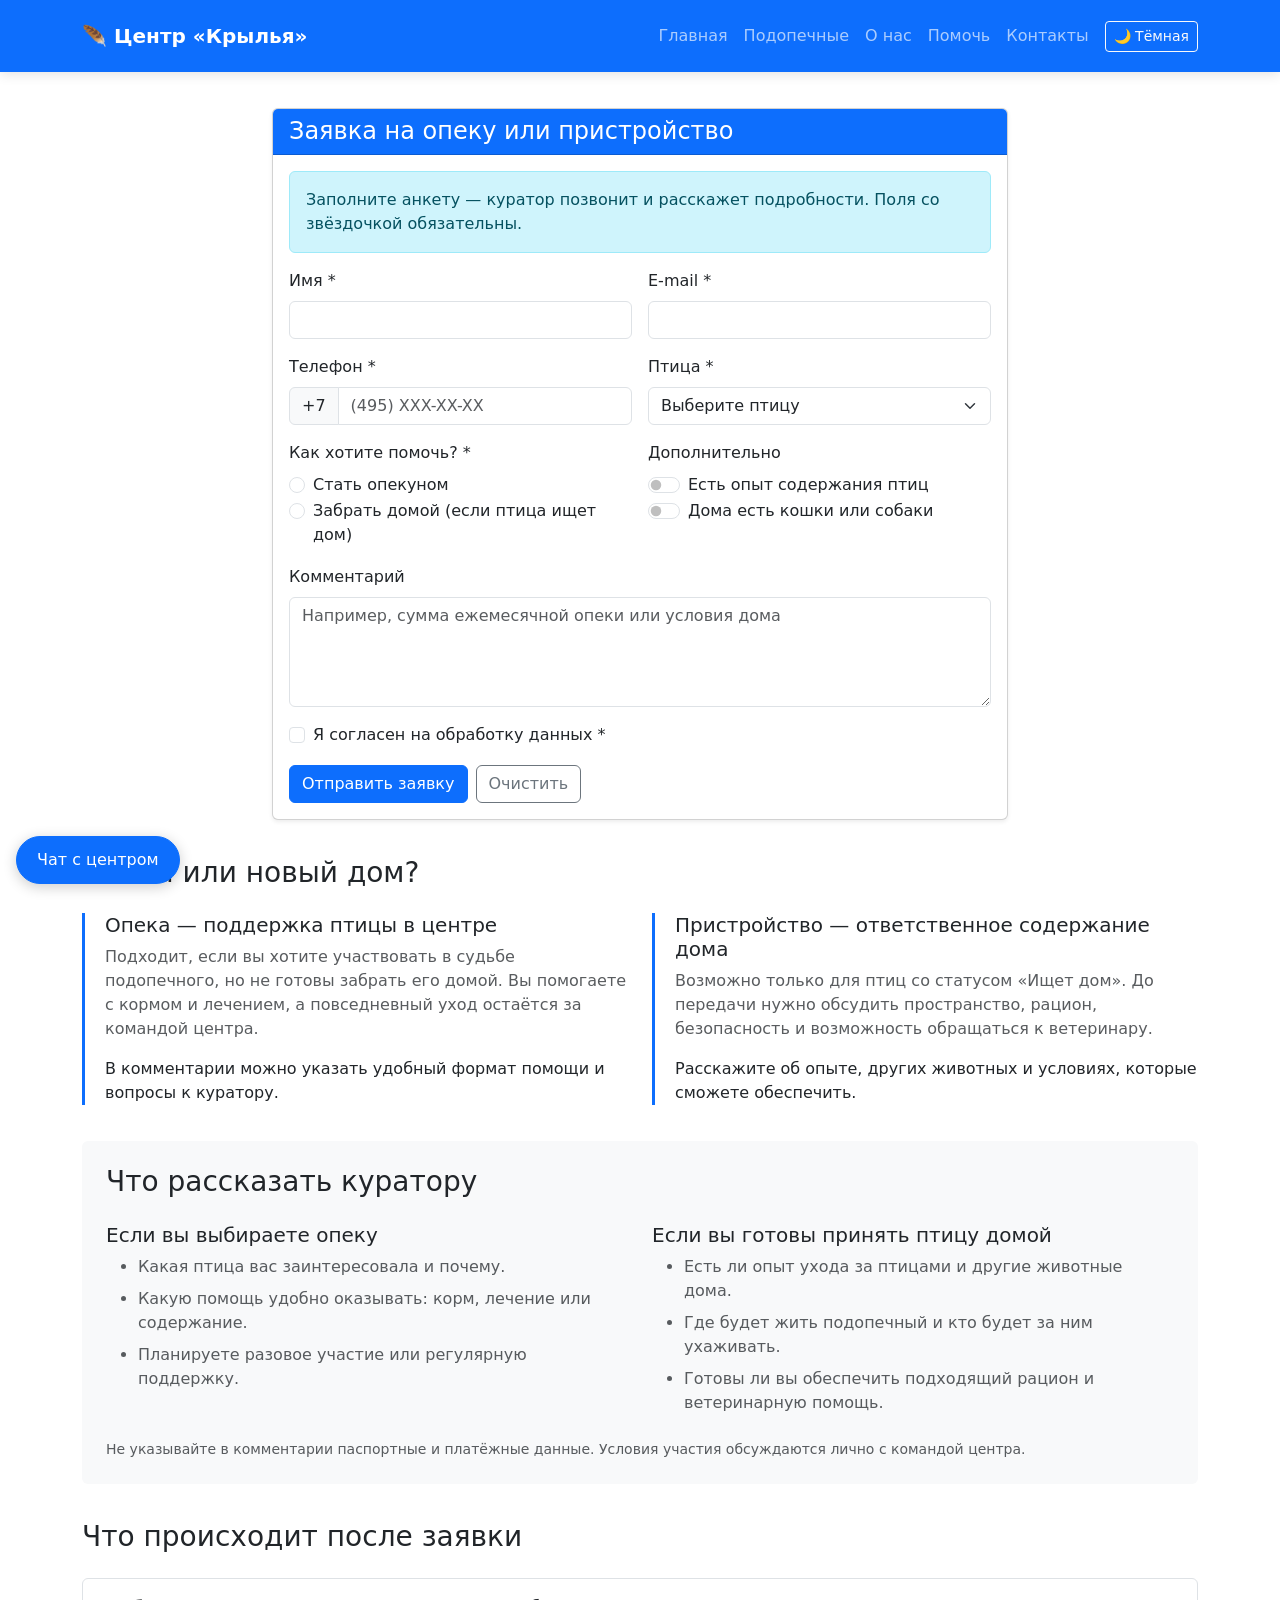
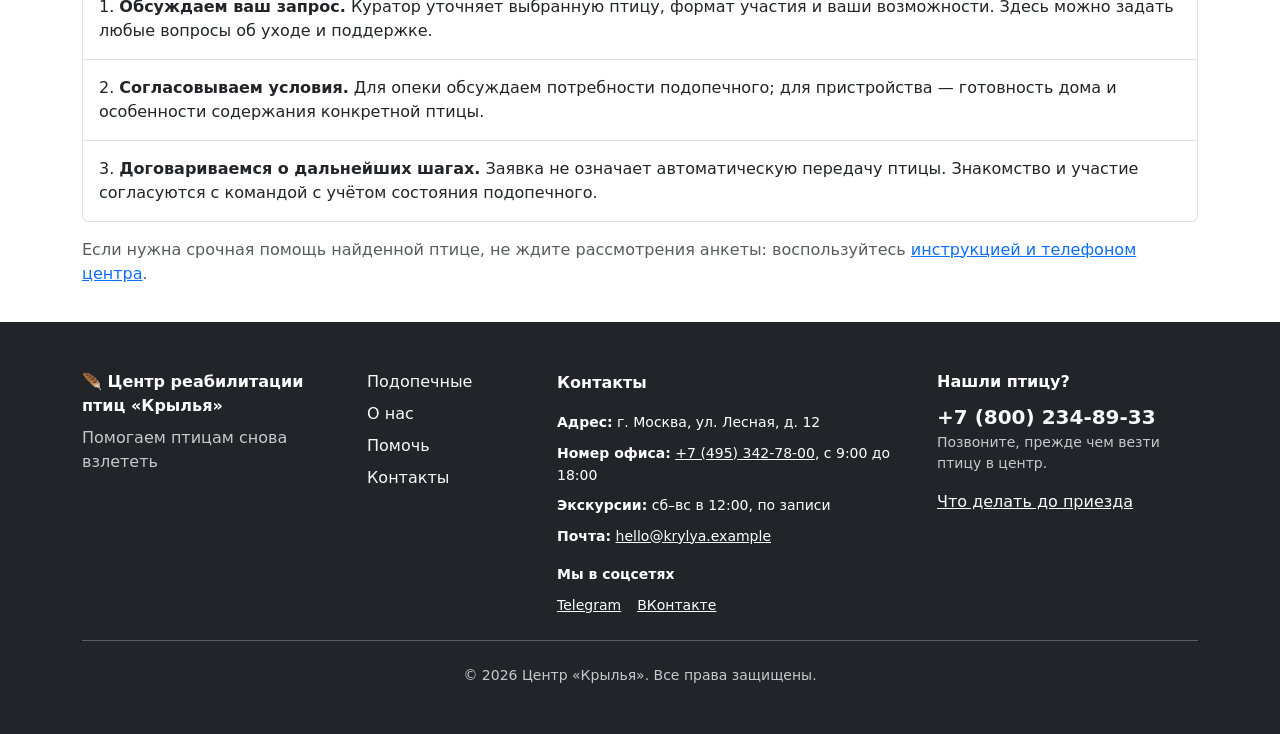
<file: order.html>
<!DOCTYPE html>
<html lang="ru">
<head>
  <meta charset="UTF-8">
  <meta name="viewport" content="width=device-width, initial-scale=1.0">
  <meta name="description" content="Заявка на опеку или пристройство птицы из центра «Крылья».">
  <title>Заявка — Центр реабилитации птиц «Крылья»</title>

  <script>
    try {
      const savedTheme = localStorage.getItem('theme');
      if (savedTheme) document.documentElement.setAttribute('data-bs-theme', savedTheme);
    } catch (e) {}
  </script>

  <link rel="stylesheet" href="vendor/bootstrap/css/bootstrap.min.css">
  <link rel="stylesheet" href="css/custom.css">
</head>
<body>
  <header class="site-header bg-primary" data-bs-theme="dark">
    <nav class="navbar navbar-expand-lg py-3" aria-label="Основная навигация">
      <div class="container">
        <a class="navbar-brand" href="index.html">🪶 Центр «Крылья»</a>

        <button
          class="navbar-toggler"
          type="button"
          data-bs-toggle="collapse"
          data-bs-target="#mainNavbar"
          aria-controls="mainNavbar"
          aria-expanded="false"
          aria-label="Переключить навигацию"
        >
          <span class="navbar-toggler-icon"></span>
        </button>

        <div class="collapse navbar-collapse" id="mainNavbar">
          <ul class="navbar-nav ms-auto align-items-lg-center">
            <li class="nav-item">
              <a class="nav-link" href="index.html">Главная</a>
            </li>
            <li class="nav-item">
              <a class="nav-link" href="catalog.html">Подопечные</a>
            </li>
            <li class="nav-item">
              <a class="nav-link" href="index.html#about">О нас</a>
            </li>
            <li class="nav-item">
              <a class="nav-link" href="help.html">Помочь</a>
            </li>
            <li class="nav-item">
              <a class="nav-link" href="contacts.html">Контакты</a>
            </li>
            <li class="nav-item ms-lg-2">
              <button
                id="themeToggle"
                class="btn btn-outline-light btn-sm"
                type="button"
                aria-label="Переключить тему"
              >
                🌙 Тёмная
              </button>
            </li>
          </ul>
        </div>
      </div>
    </nav>
  </header>

  <main class="container page-content">
    <div class="row justify-content-center">
      <div class="col-12 col-lg-8">
        <div class="card shadow-sm">
          <div class="card-header bg-primary text-white">
            <h1 class="h4 mb-0">Заявка на опеку или пристройство</h1>
          </div>

          <div class="card-body">
            <div class="alert alert-info" role="alert">
              Заполните анкету — куратор позвонит и расскажет подробности.
              Поля со звёздочкой обязательны.
            </div>

            <div id="selectedBirdAlert" class="alert alert-success d-none" role="status"></div>

            <form class="js-validate-form" novalidate>
              <div class="row g-3">
                <div class="col-12 col-md-6">
                  <label for="order-name" class="form-label">Имя *</label>
                  <input id="order-name" name="name" type="text" class="form-control" autocomplete="name" required>
                  <div class="invalid-feedback">Введите имя.</div>
                </div>

                <div class="col-12 col-md-6">
                  <label for="order-email" class="form-label">E-mail *</label>
                  <input id="order-email" name="email" type="email" class="form-control" autocomplete="email" required>
                  <div class="invalid-feedback">Введите корректный e-mail.</div>
                </div>

                <div class="col-12 col-md-6">
                  <label for="order-phone" class="form-label">Телефон *</label>
                  <div class="input-group has-validation">
                    <span class="input-group-text">+7</span>
                    <input id="order-phone" name="phone" type="tel" class="form-control" placeholder="(495) XXX-XX-XX" pattern="(\(\d{3}\)|\d{3})\s?\d{3}-?\d{2}-?\d{2}" required>
                    <div class="invalid-feedback">Введите 10 цифр номера.</div>
                  </div>
                </div>

                <div class="col-12 col-md-6">
                  <label for="order-bird" class="form-label">Птица *</label>
                  <select id="order-bird" name="bird" class="form-select" required>
                    <option value="" selected>Выберите птицу</option>
                    <option value="filya">Филя (серая неясыть)</option>
                    <option value="grom">Гром (ястреб-тетеревятник)</option>
                    <option value="vasya">Вася (сизый голубь)</option>
                    <option value="karla">Карла (серая ворона)</option>
                    <option value="dusya">Дуся (кряква)</option>
                    <option value="bella">Белла (лебедь-шипун)</option>
                    <option value="rubin">Рубин (снегирь)</option>
                    <option value="kesha">Кеша (волнистый попугай)</option>
                  </select>
                  <div class="invalid-feedback">Выберите птицу.</div>
                </div>

                <div class="col-12 col-md-6">
                  <fieldset>
                    <legend class="form-label fs-6">Как хотите помочь? *</legend>
                    <div class="form-check">
                      <input id="help-guardian" class="form-check-input" type="radio" name="helpType" value="guardian" required>
                      <label class="form-check-label" for="help-guardian">Стать опекуном</label>
                    </div>
                    <div class="form-check">
                      <input id="help-home" class="form-check-input" type="radio" name="helpType" value="home" required>
                      <label class="form-check-label" for="help-home">Забрать домой (если птица ищет дом)</label>
                    </div>
                  </fieldset>
                </div>

                <div class="col-12 col-md-6">
                  <p class="form-label mb-2">Дополнительно</p>
                  <div class="form-check form-switch">
                    <input id="order-experience" name="experience" class="form-check-input" type="checkbox" role="switch">
                    <label class="form-check-label" for="order-experience">Есть опыт содержания птиц</label>
                  </div>
                  <div class="form-check form-switch">
                    <input id="order-pets" name="pets" class="form-check-input" type="checkbox" role="switch">
                    <label class="form-check-label" for="order-pets">Дома есть кошки или собаки</label>
                  </div>
                </div>

                <div class="col-12">
                  <label for="order-comment" class="form-label">Комментарий</label>
                  <textarea id="order-comment" name="comment" class="form-control" rows="4" placeholder="Например, сумма ежемесячной опеки или условия дома"></textarea>
                </div>

                <div class="col-12">
                  <div class="form-check">
                    <input id="order-agree" name="agree" class="form-check-input" type="checkbox" required>
                    <label class="form-check-label" for="order-agree">
                      Я согласен на обработку данных *
                    </label>
                    <div class="invalid-feedback">Нужно ваше согласие.</div>
                  </div>
                </div>

                <div class="col-12 d-flex flex-wrap gap-2">
                  <button class="btn btn-primary" type="submit">
                    Отправить заявку
                  </button>
                  <button class="btn btn-outline-secondary" type="reset">
                    Очистить
                  </button>
                </div>
              </div>
            </form>
          </div>
        </div>
      </div>
    </div>

    <section aria-labelledby="support-choice-title">
      <h2 class="h3 mb-4" id="support-choice-title">Опека или новый дом?</h2>
      <div class="row g-4">
        <div class="col-12 col-md-6">
          <div class="content-note">
            <h3 class="h5">Опека — поддержка птицы в центре</h3>
            <p class="text-body-secondary">Подходит, если вы хотите участвовать в судьбе подопечного, но не готовы забрать его домой. Вы помогаете с кормом и лечением, а повседневный уход остаётся за командой центра.</p>
            <p class="mb-0">В комментарии можно указать удобный формат помощи и вопросы к куратору.</p>
          </div>
        </div>
        <div class="col-12 col-md-6">
          <div class="content-note">
            <h3 class="h5">Пристройство — ответственное содержание дома</h3>
            <p class="text-body-secondary">Возможно только для птиц со статусом «Ищет дом». До передачи нужно обсудить пространство, рацион, безопасность и возможность обращаться к ветеринару.</p>
            <p class="mb-0">Расскажите об опыте, других животных и условиях, которые сможете обеспечить.</p>
          </div>
        </div>
      </div>
    </section>

    <section class="bg-body-tertiary rounded p-4" aria-labelledby="prepare-title">
      <h2 class="h3 mb-4" id="prepare-title">Что рассказать куратору</h2>
      <div class="row g-4">
        <div class="col-12 col-md-6">
          <h3 class="h5">Если вы выбираете опеку</h3>
          <ul class="text-body-secondary mb-0">
            <li class="mb-2">Какая птица вас заинтересовала и почему.</li>
            <li class="mb-2">Какую помощь удобно оказывать: корм, лечение или содержание.</li>
            <li>Планируете разовое участие или регулярную поддержку.</li>
          </ul>
        </div>
        <div class="col-12 col-md-6">
          <h3 class="h5">Если вы готовы принять птицу домой</h3>
          <ul class="text-body-secondary mb-0">
            <li class="mb-2">Есть ли опыт ухода за птицами и другие животные дома.</li>
            <li class="mb-2">Где будет жить подопечный и кто будет за ним ухаживать.</li>
            <li>Готовы ли вы обеспечить подходящий рацион и ветеринарную помощь.</li>
          </ul>
        </div>
      </div>
      <p class="small text-body-secondary mt-4 mb-0">Не указывайте в комментарии паспортные и платёжные данные. Условия участия обсуждаются лично с командой центра.</p>
    </section>

    <section aria-labelledby="next-steps-title">
      <h2 class="h3 mb-4" id="next-steps-title">Что происходит после заявки</h2>
      <ol class="list-group list-group-numbered">
        <li class="list-group-item p-3">
          <span class="fw-semibold">Обсуждаем ваш запрос.</span>
          Куратор уточняет выбранную птицу, формат участия и ваши возможности. Здесь можно задать любые вопросы об уходе и поддержке.
        </li>
        <li class="list-group-item p-3">
          <span class="fw-semibold">Согласовываем условия.</span>
          Для опеки обсуждаем потребности подопечного; для пристройства — готовность дома и особенности содержания конкретной птицы.
        </li>
        <li class="list-group-item p-3">
          <span class="fw-semibold">Договариваемся о дальнейших шагах.</span>
          Заявка не означает автоматическую передачу птицы. Знакомство и участие согласуются с командой с учётом состояния подопечного.
        </li>
      </ol>
      <p class="text-body-secondary mt-3 mb-0">Если нужна срочная помощь найденной птице, не ждите рассмотрения анкеты: воспользуйтесь <a href="contacts.html#found">инструкцией и телефоном центра</a>.</p>
    </section>
  </main>

  <footer class="site-footer bg-dark text-white py-5">
    <div class="container">
      <div class="row g-4">
        <div class="col-12 col-md-6 col-xl-3">
          <p class="fw-semibold mb-2">🪶 Центр реабилитации птиц «Крылья»</p>
          <p class="mb-2 opacity-75">Помогаем птицам снова взлететь</p>
        </div>
        <div class="col-12 col-md-6 col-xl-2">
          <nav class="d-flex flex-column align-items-start gap-2" aria-label="Навигация в подвале">
            <a class="link-light text-decoration-none" href="catalog.html">Подопечные</a>
            <a class="link-light text-decoration-none" href="index.html#about">О нас</a>
            <a class="link-light text-decoration-none" href="help.html">Помочь</a>
            <a class="link-light text-decoration-none" href="contacts.html">Контакты</a>
          </nav>
        </div>
        <div class="col-12 col-md-6 col-xl-4 footer-contacts">
          <p class="fw-semibold mb-3">Контакты</p>
          <ul class="list-unstyled d-flex flex-column gap-2 small mb-3">
            <li><span class="fw-semibold">Адрес:</span> г. Москва, ул. Лесная, д. 12</li>
            <li><span class="fw-semibold">Номер офиса:</span> <a href="tel:+74953427800">+7 (495) 342-78-00</a>, с 9:00 до 18:00</li>
            <li><span class="fw-semibold">Экскурсии:</span> сб–вс в 12:00, по записи</li>
            <li><span class="fw-semibold">Почта:</span> <a href="mailto:hello@krylya.example">hello@krylya.example</a></li>
          </ul>
          <p class="fw-semibold small mb-2">Мы в соцсетях</p>
          <div class="d-flex flex-wrap gap-3 small"><a href="https://t.me/" target="_blank" rel="noopener">Telegram</a>
<a href="https://vk.com/" target="_blank" rel="noopener">ВКонтакте</a></div>
        </div>
        <div class="col-12 col-md-6 col-xl-3">
          <p class="fw-semibold mb-2">Нашли птицу?</p>
          <a class="link-light text-decoration-none fs-5 fw-semibold" href="tel:+78002348933">+7 (800) 234-89-33</a>

          <p class="small opacity-75 mb-3">Позвоните, прежде чем везти птицу в центр.</p>
          <a class="link-light" href="contacts.html#found">Что делать до приезда</a>
        </div>
      </div>
      <p class="small text-center opacity-75 border-top border-secondary pt-4 mt-4 mb-0">&copy; 2026 Центр «Крылья». Все права защищены.</p>
    </div>
  </footer>

  <div class="toast-container position-fixed bottom-0 end-0 p-3">
    <div id="formToast" class="toast align-items-center text-bg-success border-0" role="status" aria-live="polite" aria-atomic="true">
      <div class="d-flex">
        <div class="toast-body">
          Спасибо! Заявка отправлена, мы свяжемся с вами в течение дня.
        </div>
        <button type="button" class="btn-close btn-close-white me-2 m-auto" data-bs-dismiss="toast" aria-label="Закрыть"></button>
      </div>
    </div>
  </div>

  <script src="vendor/bootstrap/js/bootstrap.bundle.min.js"></script>
  <script src="js/main.js"></script>
</body>
</html>
</file>
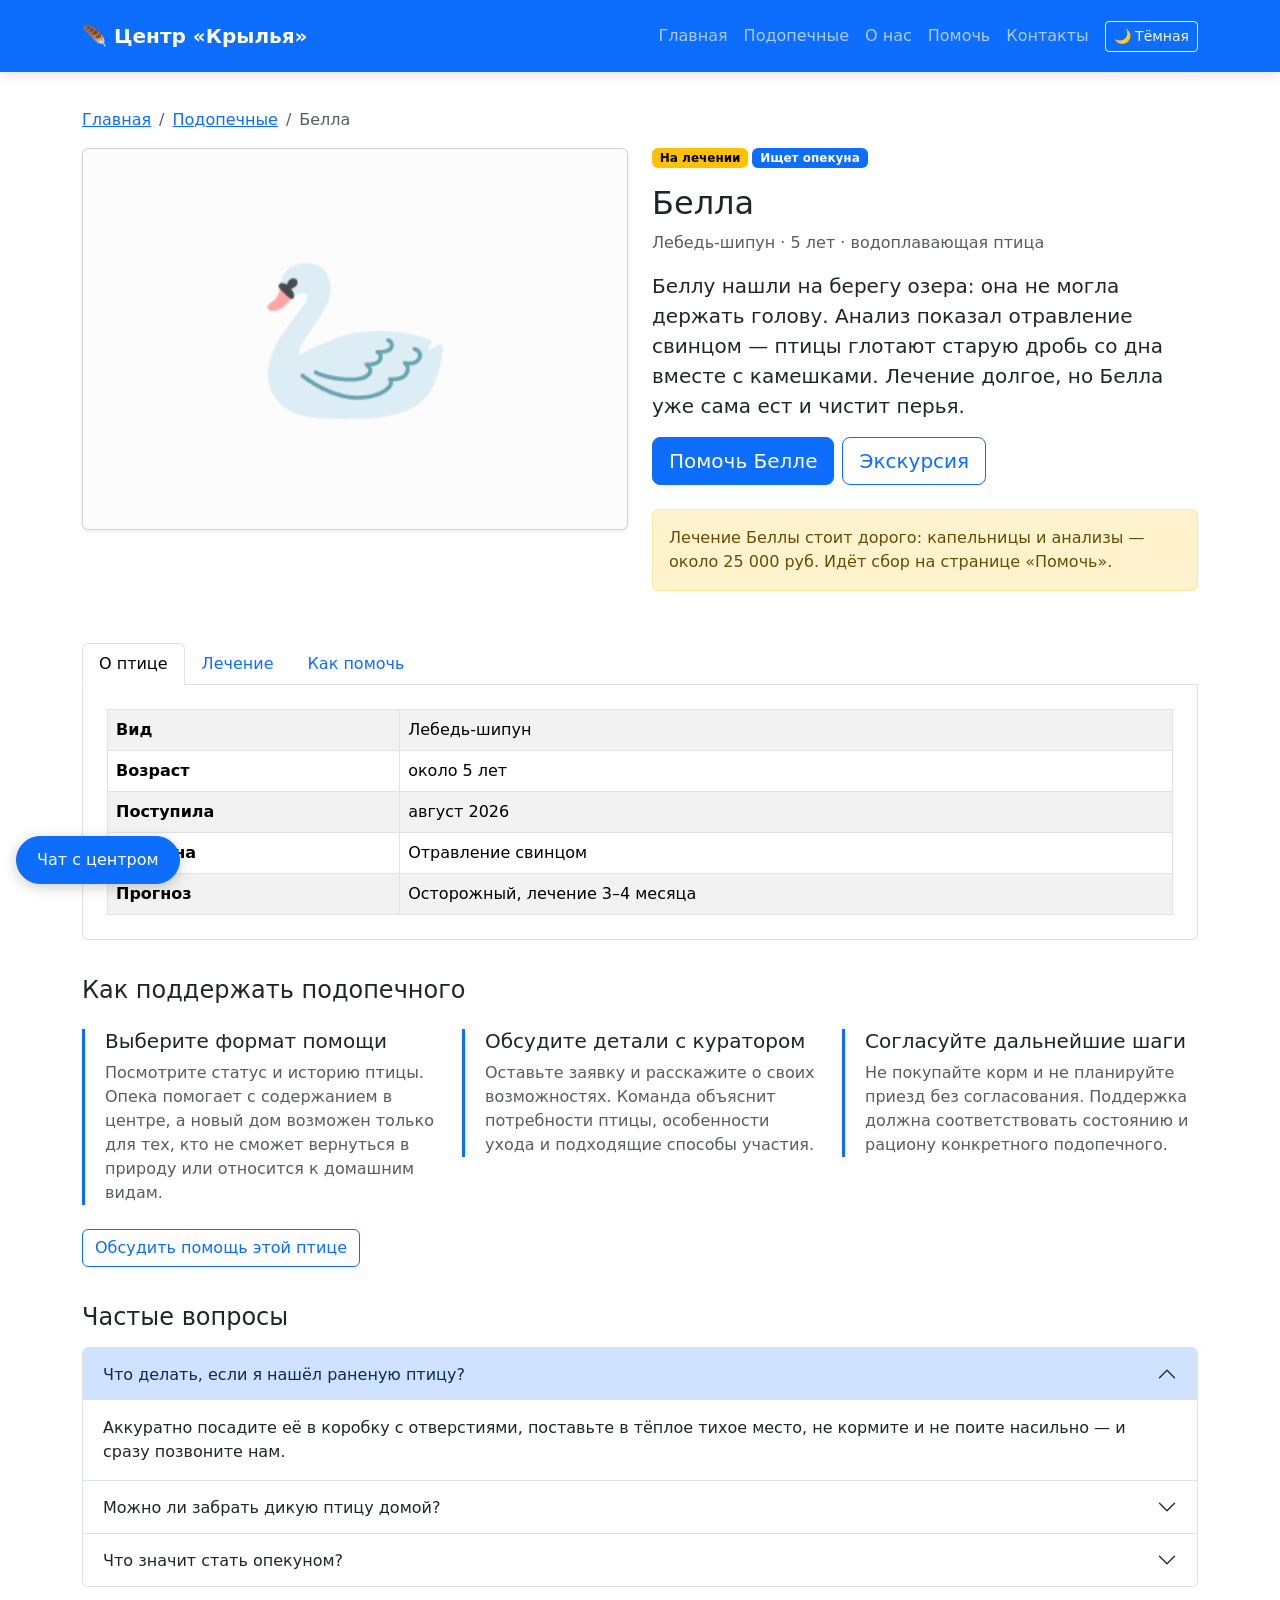
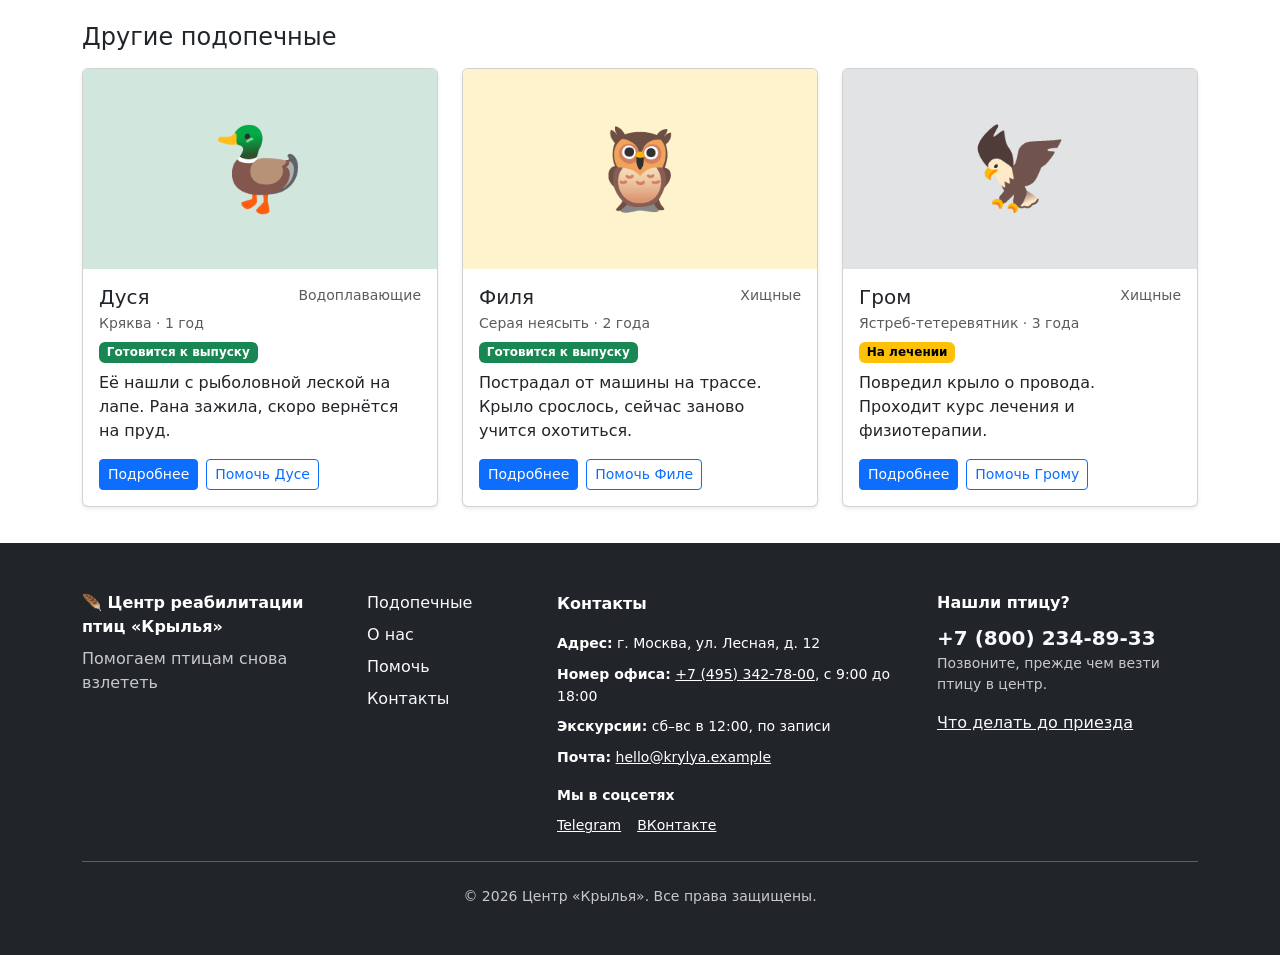
<file: product-bella.html>
<!DOCTYPE html>
<html lang="ru">
<head>
  <meta charset="UTF-8">
  <meta name="viewport" content="width=device-width, initial-scale=1.0">
  <meta name="description" content="Лебедь-шипун Белла: история, лечение и как помочь — центр реабилитации птиц «Крылья».">
  <title>Белла — Центр реабилитации птиц «Крылья»</title>

  <script>
    try {
      const savedTheme = localStorage.getItem('theme');
      if (savedTheme) document.documentElement.setAttribute('data-bs-theme', savedTheme);
    } catch (e) {}
  </script>

  <link rel="stylesheet" href="vendor/bootstrap/css/bootstrap.min.css">
  <link rel="stylesheet" href="css/custom.css">
</head>
<body>
  <header class="site-header bg-primary" data-bs-theme="dark">
    <nav class="navbar navbar-expand-lg py-3" aria-label="Основная навигация">
      <div class="container">
        <a class="navbar-brand" href="index.html">🪶 Центр «Крылья»</a>

        <button
          class="navbar-toggler"
          type="button"
          data-bs-toggle="collapse"
          data-bs-target="#mainNavbar"
          aria-controls="mainNavbar"
          aria-expanded="false"
          aria-label="Переключить навигацию"
        >
          <span class="navbar-toggler-icon"></span>
        </button>

        <div class="collapse navbar-collapse" id="mainNavbar">
          <ul class="navbar-nav ms-auto align-items-lg-center">
            <li class="nav-item">
              <a class="nav-link" href="index.html">Главная</a>
            </li>
            <li class="nav-item">
              <a class="nav-link" href="catalog.html">Подопечные</a>
            </li>
            <li class="nav-item">
              <a class="nav-link" href="index.html#about">О нас</a>
            </li>
            <li class="nav-item">
              <a class="nav-link" href="help.html">Помочь</a>
            </li>
            <li class="nav-item">
              <a class="nav-link" href="contacts.html">Контакты</a>
            </li>
            <li class="nav-item ms-lg-2">
              <button
                id="themeToggle"
                class="btn btn-outline-light btn-sm"
                type="button"
                aria-label="Переключить тему"
              >
                🌙 Тёмная
              </button>
            </li>
          </ul>
        </div>
      </div>
    </nav>
  </header>

  <main class="container page-content">
    <div>
    <nav aria-label="breadcrumb">
      <ol class="breadcrumb">
        <li class="breadcrumb-item"><a href="index.html">Главная</a></li>
        <li class="breadcrumb-item"><a href="catalog.html">Подопечные</a></li>
        <li class="breadcrumb-item active" aria-current="page">Белла</li>
      </ol>
    </nav>

    <div class="row g-4">
      <div class="col-12 col-lg-6">
        <div class="card shadow-sm">
          <div class="bird-photo bird-photo-lg bg-light-subtle rounded" role="img" aria-label="Лебедь-шипун Белла">🦢</div>
        </div>
      </div>

      <div class="col-12 col-lg-6">
        <div class="d-flex flex-wrap gap-1 mb-3"><span class="badge text-bg-warning">На лечении</span> <span class="badge text-bg-primary">Ищет опекуна</span></div>
        <h1 class="h2">Белла</h1>
        <p class="text-body-secondary">Лебедь-шипун · 5 лет · водоплавающая птица</p>
        <p class="lead">
          Беллу нашли на берегу озера: она не могла держать голову. Анализ показал отравление свинцом — птицы глотают старую дробь со дна вместе с камешками. Лечение долгое, но Белла уже сама ест и чистит перья.
        </p>

        <div class="d-flex flex-wrap gap-2 mb-4">
          <a class="btn btn-primary btn-lg" href="order.html?bird=bella">
            Помочь Белле
          </a>
          <button
            class="btn btn-outline-primary btn-lg"
            type="button"
            data-bs-toggle="modal"
            data-bs-target="#tourModal"
          >
            Экскурсия
          </button>
        </div>

        <div class="alert alert-warning" role="alert">
          Лечение Беллы стоит дорого: капельницы и анализы — около 25 000 руб. Идёт сбор на странице «Помочь».
        </div>
      </div>
    </div>

    </div>

    <section class="mt-5">
      <ul class="nav nav-tabs" id="birdTabs" role="tablist">
        <li class="nav-item" role="presentation">
          <button class="nav-link active" id="about-tab" data-bs-toggle="tab" data-bs-target="#about-pane" type="button" role="tab" aria-controls="about-pane" aria-selected="true">
            О птице
          </button>
        </li>
        <li class="nav-item" role="presentation">
          <button class="nav-link" id="care-tab" data-bs-toggle="tab" data-bs-target="#care-pane" type="button" role="tab" aria-controls="care-pane" aria-selected="false">
            Лечение
          </button>
        </li>
        <li class="nav-item" role="presentation">
          <button class="nav-link" id="help-tab" data-bs-toggle="tab" data-bs-target="#help-pane" type="button" role="tab" aria-controls="help-pane" aria-selected="false">
            Как помочь
          </button>
        </li>
      </ul>

      <div class="tab-content border border-top-0 rounded-bottom p-4" id="birdTabsContent">
        <div class="tab-pane fade show active" id="about-pane" role="tabpanel" aria-labelledby="about-tab" tabindex="0">
          <div class="table-responsive">
            <table class="table table-striped table-bordered align-middle mb-0">
              <tbody>
                <tr><th scope="row">Вид</th><td>Лебедь-шипун</td></tr>
                <tr><th scope="row">Возраст</th><td>около 5 лет</td></tr>
                <tr><th scope="row">Поступила</th><td>август 2026</td></tr>
                <tr><th scope="row">Причина</th><td>Отравление свинцом</td></tr>
                <tr><th scope="row">Прогноз</th><td>Осторожный, лечение 3–4 месяца</td></tr>
              </tbody>
            </table>
          </div>
        </div>

        <div class="tab-pane fade" id="care-pane" role="tabpanel" aria-labelledby="care-tab" tabindex="0">
          <ul class="list-group list-group-flush">
            <li class="list-group-item">✅ Промывание и капельницы</li>
            <li class="list-group-item">⏳ Курс препаратов, выводящих свинец</li>
            <li class="list-group-item">⏳ Анализ крови раз в две недели</li>
            <li class="list-group-item">🗓️ Плавание в большом бассейне</li>
          </ul>
        </div>

        <div class="tab-pane fade" id="help-pane" role="tabpanel" aria-labelledby="help-tab" tabindex="0">
          <p class="mb-0">Белле очень нужен опекун: помощь с оплатой анализов и лекарств. После выздоровления её выпустят на озеро.</p>
        </div>
      </div>
    </section>

    <section aria-labelledby="support-title">
      <h2 class="h4 mb-4" id="support-title">Как поддержать подопечного</h2>
      <div class="row g-4 mb-4">
        <div class="col-12 col-md-4">
          <div class="content-note">
            <h3 class="h5">Выберите формат помощи</h3>
            <p class="text-body-secondary mb-0">Посмотрите статус и историю птицы. Опека помогает с содержанием в центре, а новый дом возможен только для тех, кто не сможет вернуться в природу или относится к домашним видам.</p>
          </div>
        </div>
        <div class="col-12 col-md-4">
          <div class="content-note">
            <h3 class="h5">Обсудите детали с куратором</h3>
            <p class="text-body-secondary mb-0">Оставьте заявку и расскажите о своих возможностях. Команда объяснит потребности птицы, особенности ухода и подходящие способы участия.</p>
          </div>
        </div>
        <div class="col-12 col-md-4">
          <div class="content-note">
            <h3 class="h5">Согласуйте дальнейшие шаги</h3>
            <p class="text-body-secondary mb-0">Не покупайте корм и не планируйте приезд без согласования. Поддержка должна соответствовать состоянию и рациону конкретного подопечного.</p>
          </div>
        </div>
      </div>
      <a class="btn btn-outline-primary" href="order.html?bird=bella">Обсудить помощь этой птице</a>
    </section>

    <section class="mt-5">
      <h2 class="h4 mb-3">Частые вопросы</h2>

      <div class="accordion" id="faqAccordion">
        <div class="accordion-item">
          <h3 class="accordion-header">
            <button
              class="accordion-button"
              type="button"
              data-bs-toggle="collapse"
              data-bs-target="#faqOne"
              aria-expanded="true"
              aria-controls="faqOne"
            >
              Что делать, если я нашёл раненую птицу?
            </button>
          </h3>
          <div id="faqOne" class="accordion-collapse collapse show" data-bs-parent="#faqAccordion">
            <div class="accordion-body">
              Аккуратно посадите её в коробку с отверстиями, поставьте в тёплое тихое место,
              не кормите и не поите насильно — и сразу позвоните нам.
            </div>
          </div>
        </div>

        <div class="accordion-item">
          <h3 class="accordion-header">
            <button
              class="accordion-button collapsed"
              type="button"
              data-bs-toggle="collapse"
              data-bs-target="#faqTwo"
              aria-expanded="false"
              aria-controls="faqTwo"
            >
              Можно ли забрать дикую птицу домой?
            </button>
          </h3>
          <div id="faqTwo" class="accordion-collapse collapse" data-bs-parent="#faqAccordion">
            <div class="accordion-body">
              Нет. Дикие птицы после лечения возвращаются в природу. Домой отдаём только тех,
              кто не сможет выжить на воле: например, голубя без крыла или домашнего попугая.
            </div>
          </div>
        </div>

        <div class="accordion-item">
          <h3 class="accordion-header">
            <button
              class="accordion-button collapsed"
              type="button"
              data-bs-toggle="collapse"
              data-bs-target="#faqThree"
              aria-expanded="false"
              aria-controls="faqThree"
            >
              Что значит стать опекуном?
            </button>
          </h3>
          <div id="faqThree" class="accordion-collapse collapse" data-bs-parent="#faqAccordion">
            <div class="accordion-body">
              Опекун помогает оплачивать корм и лечение конкретной птицы. Взамен мы присылаем
              фото и новости, а на выпуск приглашаем лично.
            </div>
          </div>
        </div>
      </div>
    </section>

    <section class="mt-5">
      <h2 class="h4 mb-3">Другие подопечные</h2>
      <div class="row g-4">
        <div class="col-12 col-md-6 col-lg-4">
          <div class="card h-100 shadow-sm">
            <div class="bird-photo bg-success-subtle card-img-top" role="img" aria-label="Кряква Дуся">🦆</div>
            <div class="card-body d-flex flex-column">
              <div class="d-flex justify-content-between align-items-start mb-1">
                <h3 class="card-title h5 mb-0">Дуся</h3>
                <span class="text-body-secondary small">Водоплавающие</span>
              </div>
              <p class="small text-body-secondary mb-2">Кряква · 1 год</p>
              <div class="d-flex flex-wrap gap-1 mb-2"><span class="badge text-bg-success">Готовится к выпуску</span></div>
              <p class="card-text">Её нашли с рыболовной леской на лапе. Рана зажила, скоро вернётся на пруд.</p>

              <div class="d-flex flex-wrap gap-2 mt-auto">
                <a class="btn btn-primary btn-sm" href="product-dusya.html">Подробнее</a>
                <a class="btn btn-outline-primary btn-sm" href="order.html?bird=dusya">Помочь Дусе</a>
              </div>
            </div>
          </div>
        </div>
        <div class="col-12 col-md-6 col-lg-4">
          <div class="card h-100 shadow-sm">
            <div class="bird-photo bg-warning-subtle card-img-top" role="img" aria-label="Серая неясыть Филя">🦉</div>
            <div class="card-body d-flex flex-column">
              <div class="d-flex justify-content-between align-items-start mb-1">
                <h3 class="card-title h5 mb-0">Филя</h3>
                <span class="text-body-secondary small">Хищные</span>
              </div>
              <p class="small text-body-secondary mb-2">Серая неясыть · 2 года</p>
              <div class="d-flex flex-wrap gap-1 mb-2"><span class="badge text-bg-success">Готовится к выпуску</span></div>
              <p class="card-text">Пострадал от машины на трассе. Крыло срослось, сейчас заново учится охотиться.</p>

              <div class="d-flex flex-wrap gap-2 mt-auto">
                <a class="btn btn-primary btn-sm" href="product.html">Подробнее</a>
                <a class="btn btn-outline-primary btn-sm" href="order.html?bird=filya">Помочь Филе</a>
              </div>
            </div>
          </div>
        </div>
        <div class="col-12 col-md-6 col-lg-4">
          <div class="card h-100 shadow-sm">
            <div class="bird-photo bg-secondary-subtle card-img-top" role="img" aria-label="Ястреб-тетеревятник Гром">🦅</div>
            <div class="card-body d-flex flex-column">
              <div class="d-flex justify-content-between align-items-start mb-1">
                <h3 class="card-title h5 mb-0">Гром</h3>
                <span class="text-body-secondary small">Хищные</span>
              </div>
              <p class="small text-body-secondary mb-2">Ястреб-тетеревятник · 3 года</p>
              <div class="d-flex flex-wrap gap-1 mb-2"><span class="badge text-bg-warning">На лечении</span></div>
              <p class="card-text">Повредил крыло о провода. Проходит курс лечения и физиотерапии.</p>

              <div class="d-flex flex-wrap gap-2 mt-auto">
                <a class="btn btn-primary btn-sm" href="product-grom.html">Подробнее</a>
                <a class="btn btn-outline-primary btn-sm" href="order.html?bird=grom">Помочь Грому</a>
              </div>
            </div>
          </div>
        </div>
      </div>
    </section>
  </main>

  <footer class="site-footer bg-dark text-white py-5">
    <div class="container">
      <div class="row g-4">
        <div class="col-12 col-md-6 col-xl-3">
          <p class="fw-semibold mb-2">🪶 Центр реабилитации птиц «Крылья»</p>
          <p class="mb-2 opacity-75">Помогаем птицам снова взлететь</p>
        </div>
        <div class="col-12 col-md-6 col-xl-2">
          <nav class="d-flex flex-column align-items-start gap-2" aria-label="Навигация в подвале">
            <a class="link-light text-decoration-none" href="catalog.html">Подопечные</a>
            <a class="link-light text-decoration-none" href="index.html#about">О нас</a>
            <a class="link-light text-decoration-none" href="help.html">Помочь</a>
            <a class="link-light text-decoration-none" href="contacts.html">Контакты</a>
          </nav>
        </div>
        <div class="col-12 col-md-6 col-xl-4 footer-contacts">
          <p class="fw-semibold mb-3">Контакты</p>
          <ul class="list-unstyled d-flex flex-column gap-2 small mb-3">
            <li><span class="fw-semibold">Адрес:</span> г. Москва, ул. Лесная, д. 12</li>
            <li><span class="fw-semibold">Номер офиса:</span> <a href="tel:+74953427800">+7 (495) 342-78-00</a>, с 9:00 до 18:00</li>
            <li><span class="fw-semibold">Экскурсии:</span> сб–вс в 12:00, по записи</li>
            <li><span class="fw-semibold">Почта:</span> <a href="mailto:hello@krylya.example">hello@krylya.example</a></li>
          </ul>
          <p class="fw-semibold small mb-2">Мы в соцсетях</p>
          <div class="d-flex flex-wrap gap-3 small"><a href="https://t.me/" target="_blank" rel="noopener">Telegram</a>
<a href="https://vk.com/" target="_blank" rel="noopener">ВКонтакте</a></div>
        </div>
        <div class="col-12 col-md-6 col-xl-3">
          <p class="fw-semibold mb-2">Нашли птицу?</p>
          <a class="link-light text-decoration-none fs-5 fw-semibold" href="tel:+78002348933">+7 (800) 234-89-33</a>

          <p class="small opacity-75 mb-3">Позвоните, прежде чем везти птицу в центр.</p>
          <a class="link-light" href="contacts.html#found">Что делать до приезда</a>
        </div>
      </div>
      <p class="small text-center opacity-75 border-top border-secondary pt-4 mt-4 mb-0">&copy; 2026 Центр «Крылья». Все права защищены.</p>
    </div>
  </footer>

  <div
    class="modal fade"
    id="tourModal"
    tabindex="-1"
    aria-labelledby="tourModalLabel"
    aria-hidden="true"
  >
    <div class="modal-dialog">
      <div class="modal-content">
        <form class="js-validate-form" novalidate>
          <div class="modal-header">
            <h2 class="modal-title h5" id="tourModalLabel">
              Записаться на экскурсию
            </h2>
            <button
              type="button"
              class="btn-close"
              data-bs-dismiss="modal"
              aria-label="Закрыть"
            ></button>
          </div>

          <div class="modal-body">
            <p class="text-body-secondary">
              На экскурсии вы увидите вольеры, познакомитесь с птицами-«послами» и узнаете, как помочь найденной птице.
            </p>

            <div class="mb-3">
              <label for="tour-name" class="form-label">Имя *</label>
              <input id="tour-name" name="name" type="text" class="form-control" required>
              <div class="invalid-feedback">Введите имя.</div>
            </div>

            <div class="mb-3">
              <label for="tour-phone" class="form-label">Телефон *</label>
              <input id="tour-phone" name="phone" type="tel" class="form-control" required>
              <div class="invalid-feedback">Введите телефон.</div>
            </div>

            <div class="mb-3">
              <label for="tour-day" class="form-label">Удобный день *</label>
              <select id="tour-day" name="day" class="form-select" required>
                <option value="" selected>Выберите день</option>
                <option value="sat">Суббота, 12:00</option>
                <option value="sun">Воскресенье, 12:00</option>
                <option value="school">Будний день — для школьной группы</option>
              </select>
              <div class="invalid-feedback">Выберите день экскурсии.</div>
            </div>

            <div class="form-check">
              <input id="tour-agree" name="agree" class="form-check-input" type="checkbox" required>
              <label class="form-check-label" for="tour-agree">
                Согласен на обработку данных
              </label>
            </div>
          </div>

          <div class="modal-footer">
            <button type="button" class="btn btn-secondary" data-bs-dismiss="modal">
              Закрыть
            </button>
            <button type="submit" class="btn btn-primary">
              Записаться
            </button>
          </div>
        </form>
      </div>
    </div>
  </div>

  <div class="toast-container position-fixed bottom-0 end-0 p-3">
    <div id="formToast" class="toast align-items-center text-bg-success border-0" role="status" aria-live="polite" aria-atomic="true">
      <div class="d-flex">
        <div class="toast-body">
          Спасибо! Заявка отправлена, мы свяжемся с вами в течение дня.
        </div>
        <button type="button" class="btn-close btn-close-white me-2 m-auto" data-bs-dismiss="toast" aria-label="Закрыть"></button>
      </div>
    </div>
  </div>

  <script src="vendor/bootstrap/js/bootstrap.bundle.min.js"></script>
  <script src="js/main.js"></script>
</body>
</html>
</file>
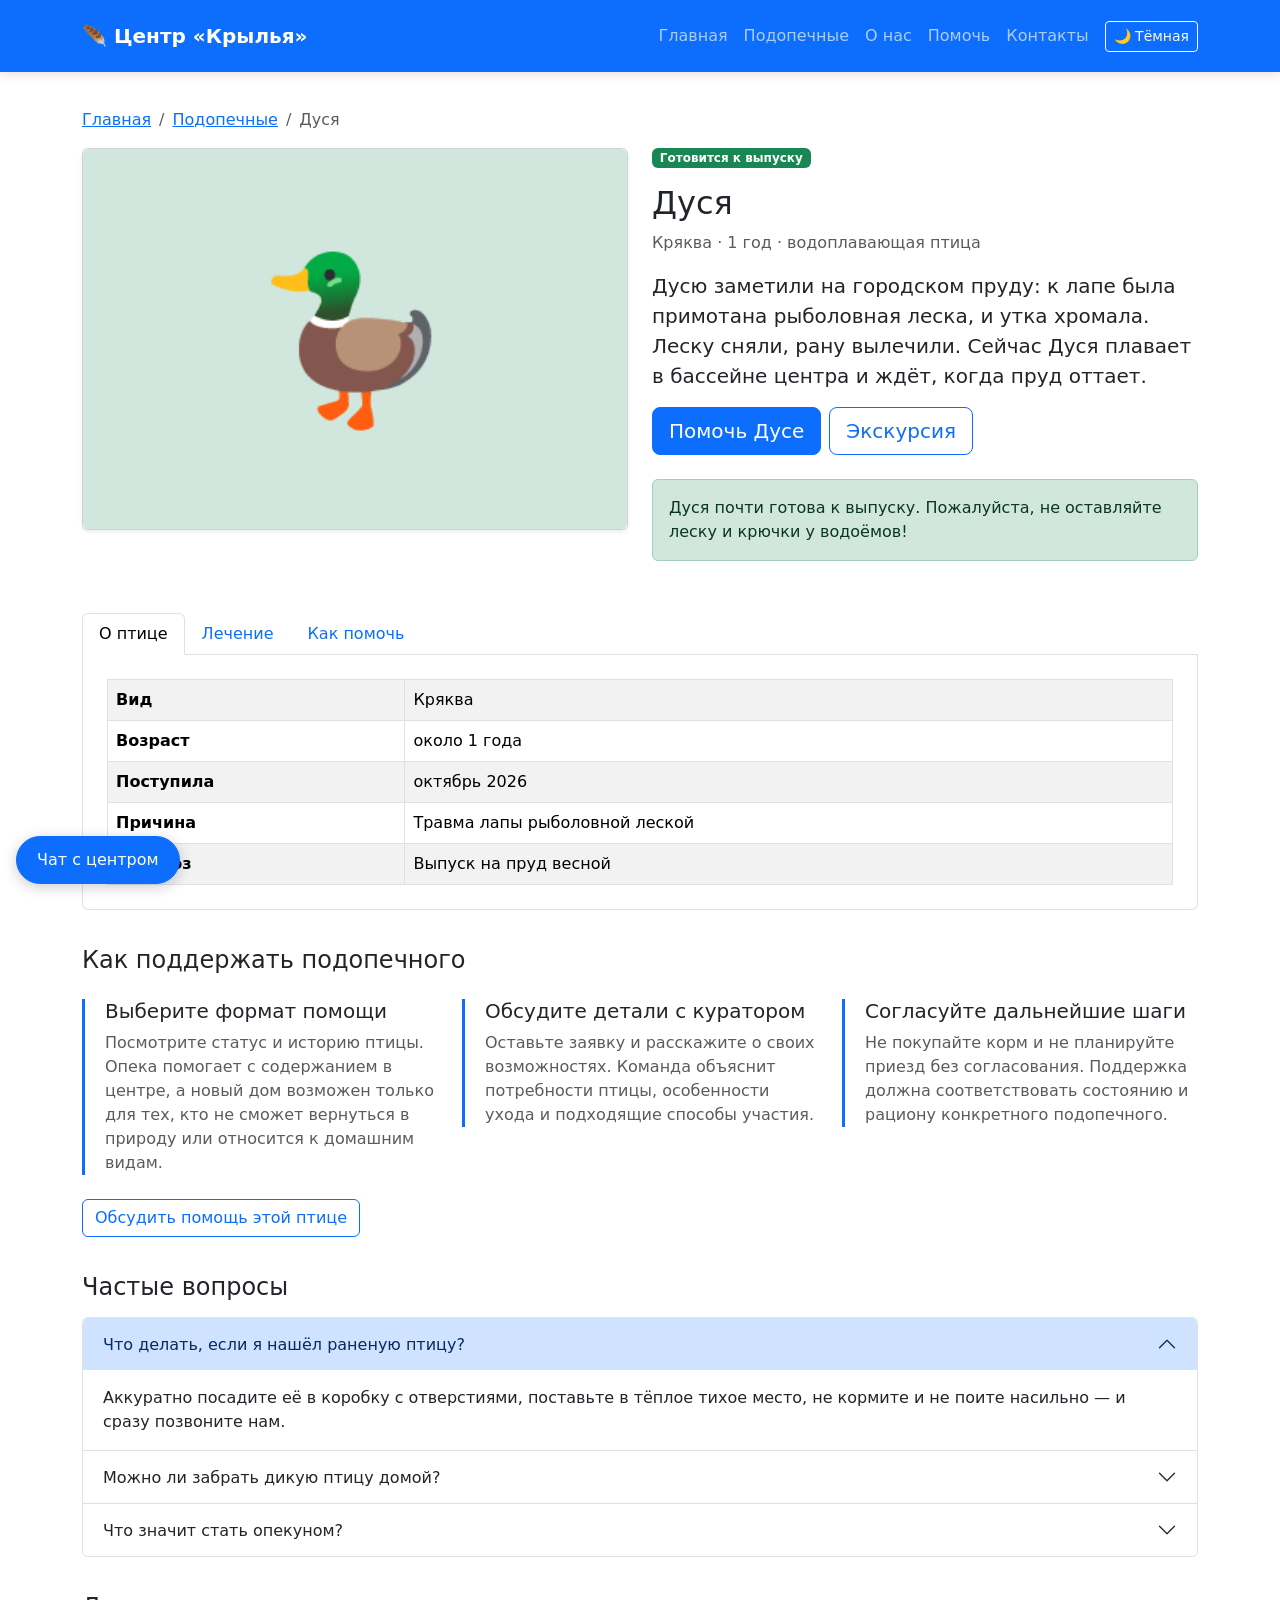
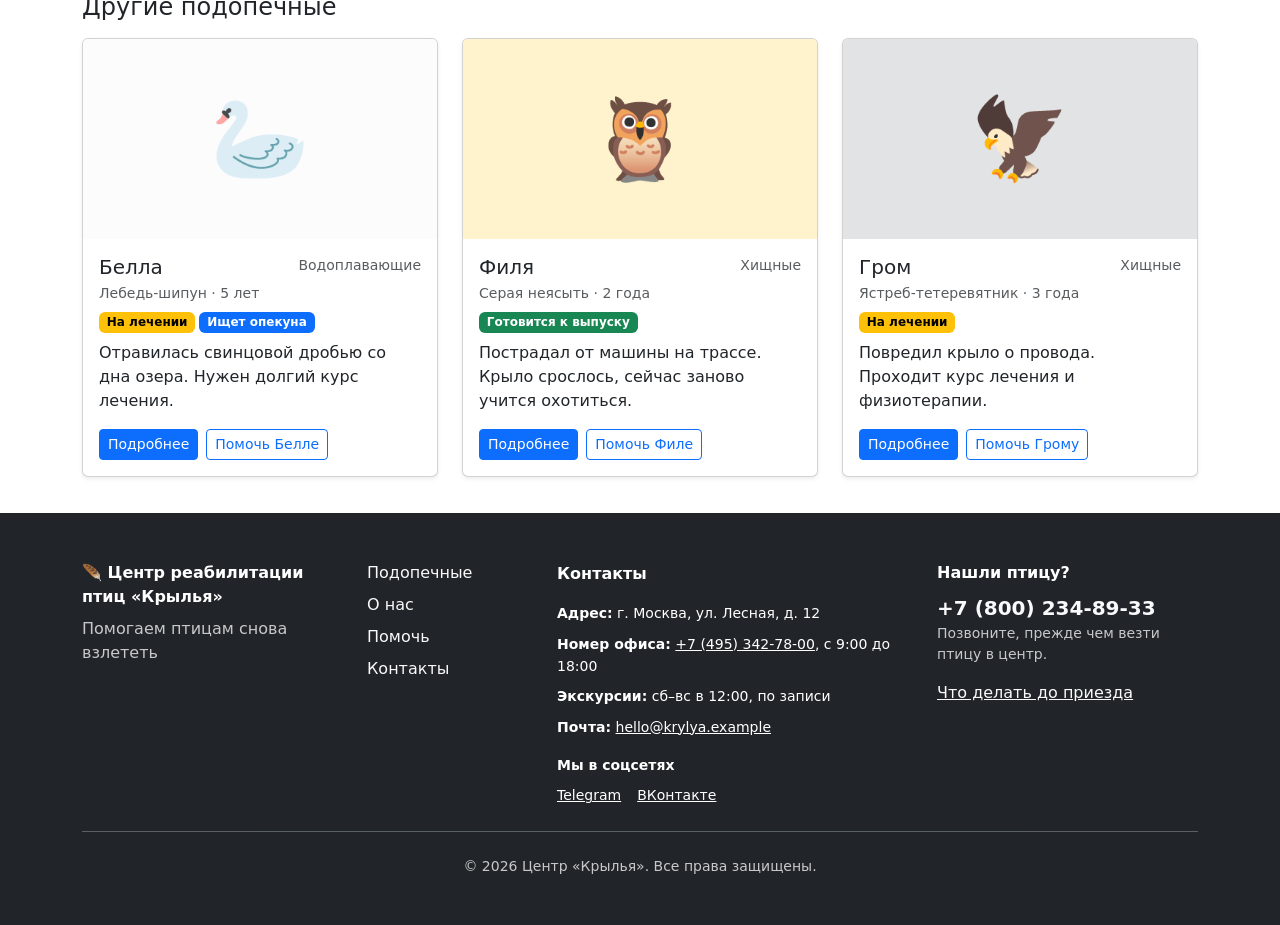
<file: product-dusya.html>
<!DOCTYPE html>
<html lang="ru">
<head>
  <meta charset="UTF-8">
  <meta name="viewport" content="width=device-width, initial-scale=1.0">
  <meta name="description" content="Кряква Дуся: история, лечение и как помочь — центр реабилитации птиц «Крылья».">
  <title>Дуся — Центр реабилитации птиц «Крылья»</title>

  <script>
    try {
      const savedTheme = localStorage.getItem('theme');
      if (savedTheme) document.documentElement.setAttribute('data-bs-theme', savedTheme);
    } catch (e) {}
  </script>

  <link rel="stylesheet" href="vendor/bootstrap/css/bootstrap.min.css">
  <link rel="stylesheet" href="css/custom.css">
</head>
<body>
  <header class="site-header bg-primary" data-bs-theme="dark">
    <nav class="navbar navbar-expand-lg py-3" aria-label="Основная навигация">
      <div class="container">
        <a class="navbar-brand" href="index.html">🪶 Центр «Крылья»</a>

        <button
          class="navbar-toggler"
          type="button"
          data-bs-toggle="collapse"
          data-bs-target="#mainNavbar"
          aria-controls="mainNavbar"
          aria-expanded="false"
          aria-label="Переключить навигацию"
        >
          <span class="navbar-toggler-icon"></span>
        </button>

        <div class="collapse navbar-collapse" id="mainNavbar">
          <ul class="navbar-nav ms-auto align-items-lg-center">
            <li class="nav-item">
              <a class="nav-link" href="index.html">Главная</a>
            </li>
            <li class="nav-item">
              <a class="nav-link" href="catalog.html">Подопечные</a>
            </li>
            <li class="nav-item">
              <a class="nav-link" href="index.html#about">О нас</a>
            </li>
            <li class="nav-item">
              <a class="nav-link" href="help.html">Помочь</a>
            </li>
            <li class="nav-item">
              <a class="nav-link" href="contacts.html">Контакты</a>
            </li>
            <li class="nav-item ms-lg-2">
              <button
                id="themeToggle"
                class="btn btn-outline-light btn-sm"
                type="button"
                aria-label="Переключить тему"
              >
                🌙 Тёмная
              </button>
            </li>
          </ul>
        </div>
      </div>
    </nav>
  </header>

  <main class="container page-content">
    <div>
    <nav aria-label="breadcrumb">
      <ol class="breadcrumb">
        <li class="breadcrumb-item"><a href="index.html">Главная</a></li>
        <li class="breadcrumb-item"><a href="catalog.html">Подопечные</a></li>
        <li class="breadcrumb-item active" aria-current="page">Дуся</li>
      </ol>
    </nav>

    <div class="row g-4">
      <div class="col-12 col-lg-6">
        <div class="card shadow-sm">
          <div class="bird-photo bird-photo-lg bg-success-subtle rounded" role="img" aria-label="Кряква Дуся">🦆</div>
        </div>
      </div>

      <div class="col-12 col-lg-6">
        <div class="d-flex flex-wrap gap-1 mb-3"><span class="badge text-bg-success">Готовится к выпуску</span></div>
        <h1 class="h2">Дуся</h1>
        <p class="text-body-secondary">Кряква · 1 год · водоплавающая птица</p>
        <p class="lead">
          Дусю заметили на городском пруду: к лапе была примотана рыболовная леска, и утка хромала. Леску сняли, рану вылечили. Сейчас Дуся плавает в бассейне центра и ждёт, когда пруд оттает.
        </p>

        <div class="d-flex flex-wrap gap-2 mb-4">
          <a class="btn btn-primary btn-lg" href="order.html?bird=dusya">
            Помочь Дусе
          </a>
          <button
            class="btn btn-outline-primary btn-lg"
            type="button"
            data-bs-toggle="modal"
            data-bs-target="#tourModal"
          >
            Экскурсия
          </button>
        </div>

        <div class="alert alert-success" role="alert">
          Дуся почти готова к выпуску. Пожалуйста, не оставляйте леску и крючки у водоёмов!
        </div>
      </div>
    </div>

    </div>

    <section class="mt-5">
      <ul class="nav nav-tabs" id="birdTabs" role="tablist">
        <li class="nav-item" role="presentation">
          <button class="nav-link active" id="about-tab" data-bs-toggle="tab" data-bs-target="#about-pane" type="button" role="tab" aria-controls="about-pane" aria-selected="true">
            О птице
          </button>
        </li>
        <li class="nav-item" role="presentation">
          <button class="nav-link" id="care-tab" data-bs-toggle="tab" data-bs-target="#care-pane" type="button" role="tab" aria-controls="care-pane" aria-selected="false">
            Лечение
          </button>
        </li>
        <li class="nav-item" role="presentation">
          <button class="nav-link" id="help-tab" data-bs-toggle="tab" data-bs-target="#help-pane" type="button" role="tab" aria-controls="help-pane" aria-selected="false">
            Как помочь
          </button>
        </li>
      </ul>

      <div class="tab-content border border-top-0 rounded-bottom p-4" id="birdTabsContent">
        <div class="tab-pane fade show active" id="about-pane" role="tabpanel" aria-labelledby="about-tab" tabindex="0">
          <div class="table-responsive">
            <table class="table table-striped table-bordered align-middle mb-0">
              <tbody>
                <tr><th scope="row">Вид</th><td>Кряква</td></tr>
                <tr><th scope="row">Возраст</th><td>около 1 года</td></tr>
                <tr><th scope="row">Поступила</th><td>октябрь 2026</td></tr>
                <tr><th scope="row">Причина</th><td>Травма лапы рыболовной леской</td></tr>
                <tr><th scope="row">Прогноз</th><td>Выпуск на пруд весной</td></tr>
              </tbody>
            </table>
          </div>
        </div>

        <div class="tab-pane fade" id="care-pane" role="tabpanel" aria-labelledby="care-tab" tabindex="0">
          <ul class="list-group list-group-flush">
            <li class="list-group-item">✅ Леска снята, рана обработана</li>
            <li class="list-group-item">✅ Курс антибиотиков завершён</li>
            <li class="list-group-item">✅ Плавает и ходит без хромоты</li>
            <li class="list-group-item">🗓️ Выпуск — после оттепели</li>
          </ul>
        </div>

        <div class="tab-pane fade" id="help-pane" role="tabpanel" aria-labelledby="help-tab" tabindex="0">
          <p class="mb-0">Дусю готовят к выпуску. Помочь можно кормом для водоплавающих или пожертвованием на лечение птиц.</p>
        </div>
      </div>
    </section>

    <section aria-labelledby="support-title">
      <h2 class="h4 mb-4" id="support-title">Как поддержать подопечного</h2>
      <div class="row g-4 mb-4">
        <div class="col-12 col-md-4">
          <div class="content-note">
            <h3 class="h5">Выберите формат помощи</h3>
            <p class="text-body-secondary mb-0">Посмотрите статус и историю птицы. Опека помогает с содержанием в центре, а новый дом возможен только для тех, кто не сможет вернуться в природу или относится к домашним видам.</p>
          </div>
        </div>
        <div class="col-12 col-md-4">
          <div class="content-note">
            <h3 class="h5">Обсудите детали с куратором</h3>
            <p class="text-body-secondary mb-0">Оставьте заявку и расскажите о своих возможностях. Команда объяснит потребности птицы, особенности ухода и подходящие способы участия.</p>
          </div>
        </div>
        <div class="col-12 col-md-4">
          <div class="content-note">
            <h3 class="h5">Согласуйте дальнейшие шаги</h3>
            <p class="text-body-secondary mb-0">Не покупайте корм и не планируйте приезд без согласования. Поддержка должна соответствовать состоянию и рациону конкретного подопечного.</p>
          </div>
        </div>
      </div>
      <a class="btn btn-outline-primary" href="order.html?bird=dusya">Обсудить помощь этой птице</a>
    </section>

    <section class="mt-5">
      <h2 class="h4 mb-3">Частые вопросы</h2>

      <div class="accordion" id="faqAccordion">
        <div class="accordion-item">
          <h3 class="accordion-header">
            <button
              class="accordion-button"
              type="button"
              data-bs-toggle="collapse"
              data-bs-target="#faqOne"
              aria-expanded="true"
              aria-controls="faqOne"
            >
              Что делать, если я нашёл раненую птицу?
            </button>
          </h3>
          <div id="faqOne" class="accordion-collapse collapse show" data-bs-parent="#faqAccordion">
            <div class="accordion-body">
              Аккуратно посадите её в коробку с отверстиями, поставьте в тёплое тихое место,
              не кормите и не поите насильно — и сразу позвоните нам.
            </div>
          </div>
        </div>

        <div class="accordion-item">
          <h3 class="accordion-header">
            <button
              class="accordion-button collapsed"
              type="button"
              data-bs-toggle="collapse"
              data-bs-target="#faqTwo"
              aria-expanded="false"
              aria-controls="faqTwo"
            >
              Можно ли забрать дикую птицу домой?
            </button>
          </h3>
          <div id="faqTwo" class="accordion-collapse collapse" data-bs-parent="#faqAccordion">
            <div class="accordion-body">
              Нет. Дикие птицы после лечения возвращаются в природу. Домой отдаём только тех,
              кто не сможет выжить на воле: например, голубя без крыла или домашнего попугая.
            </div>
          </div>
        </div>

        <div class="accordion-item">
          <h3 class="accordion-header">
            <button
              class="accordion-button collapsed"
              type="button"
              data-bs-toggle="collapse"
              data-bs-target="#faqThree"
              aria-expanded="false"
              aria-controls="faqThree"
            >
              Что значит стать опекуном?
            </button>
          </h3>
          <div id="faqThree" class="accordion-collapse collapse" data-bs-parent="#faqAccordion">
            <div class="accordion-body">
              Опекун помогает оплачивать корм и лечение конкретной птицы. Взамен мы присылаем
              фото и новости, а на выпуск приглашаем лично.
            </div>
          </div>
        </div>
      </div>
    </section>

    <section class="mt-5">
      <h2 class="h4 mb-3">Другие подопечные</h2>
      <div class="row g-4">
        <div class="col-12 col-md-6 col-lg-4">
          <div class="card h-100 shadow-sm">
            <div class="bird-photo bg-light-subtle card-img-top" role="img" aria-label="Лебедь-шипун Белла">🦢</div>
            <div class="card-body d-flex flex-column">
              <div class="d-flex justify-content-between align-items-start mb-1">
                <h3 class="card-title h5 mb-0">Белла</h3>
                <span class="text-body-secondary small">Водоплавающие</span>
              </div>
              <p class="small text-body-secondary mb-2">Лебедь-шипун · 5 лет</p>
              <div class="d-flex flex-wrap gap-1 mb-2"><span class="badge text-bg-warning">На лечении</span> <span class="badge text-bg-primary">Ищет опекуна</span></div>
              <p class="card-text">Отравилась свинцовой дробью со дна озера. Нужен долгий курс лечения.</p>

              <div class="d-flex flex-wrap gap-2 mt-auto">
                <a class="btn btn-primary btn-sm" href="product-bella.html">Подробнее</a>
                <a class="btn btn-outline-primary btn-sm" href="order.html?bird=bella">Помочь Белле</a>
              </div>
            </div>
          </div>
        </div>
        <div class="col-12 col-md-6 col-lg-4">
          <div class="card h-100 shadow-sm">
            <div class="bird-photo bg-warning-subtle card-img-top" role="img" aria-label="Серая неясыть Филя">🦉</div>
            <div class="card-body d-flex flex-column">
              <div class="d-flex justify-content-between align-items-start mb-1">
                <h3 class="card-title h5 mb-0">Филя</h3>
                <span class="text-body-secondary small">Хищные</span>
              </div>
              <p class="small text-body-secondary mb-2">Серая неясыть · 2 года</p>
              <div class="d-flex flex-wrap gap-1 mb-2"><span class="badge text-bg-success">Готовится к выпуску</span></div>
              <p class="card-text">Пострадал от машины на трассе. Крыло срослось, сейчас заново учится охотиться.</p>

              <div class="d-flex flex-wrap gap-2 mt-auto">
                <a class="btn btn-primary btn-sm" href="product.html">Подробнее</a>
                <a class="btn btn-outline-primary btn-sm" href="order.html?bird=filya">Помочь Филе</a>
              </div>
            </div>
          </div>
        </div>
        <div class="col-12 col-md-6 col-lg-4">
          <div class="card h-100 shadow-sm">
            <div class="bird-photo bg-secondary-subtle card-img-top" role="img" aria-label="Ястреб-тетеревятник Гром">🦅</div>
            <div class="card-body d-flex flex-column">
              <div class="d-flex justify-content-between align-items-start mb-1">
                <h3 class="card-title h5 mb-0">Гром</h3>
                <span class="text-body-secondary small">Хищные</span>
              </div>
              <p class="small text-body-secondary mb-2">Ястреб-тетеревятник · 3 года</p>
              <div class="d-flex flex-wrap gap-1 mb-2"><span class="badge text-bg-warning">На лечении</span></div>
              <p class="card-text">Повредил крыло о провода. Проходит курс лечения и физиотерапии.</p>

              <div class="d-flex flex-wrap gap-2 mt-auto">
                <a class="btn btn-primary btn-sm" href="product-grom.html">Подробнее</a>
                <a class="btn btn-outline-primary btn-sm" href="order.html?bird=grom">Помочь Грому</a>
              </div>
            </div>
          </div>
        </div>
      </div>
    </section>
  </main>

  <footer class="site-footer bg-dark text-white py-5">
    <div class="container">
      <div class="row g-4">
        <div class="col-12 col-md-6 col-xl-3">
          <p class="fw-semibold mb-2">🪶 Центр реабилитации птиц «Крылья»</p>
          <p class="mb-2 opacity-75">Помогаем птицам снова взлететь</p>
        </div>
        <div class="col-12 col-md-6 col-xl-2">
          <nav class="d-flex flex-column align-items-start gap-2" aria-label="Навигация в подвале">
            <a class="link-light text-decoration-none" href="catalog.html">Подопечные</a>
            <a class="link-light text-decoration-none" href="index.html#about">О нас</a>
            <a class="link-light text-decoration-none" href="help.html">Помочь</a>
            <a class="link-light text-decoration-none" href="contacts.html">Контакты</a>
          </nav>
        </div>
        <div class="col-12 col-md-6 col-xl-4 footer-contacts">
          <p class="fw-semibold mb-3">Контакты</p>
          <ul class="list-unstyled d-flex flex-column gap-2 small mb-3">
            <li><span class="fw-semibold">Адрес:</span> г. Москва, ул. Лесная, д. 12</li>
            <li><span class="fw-semibold">Номер офиса:</span> <a href="tel:+74953427800">+7 (495) 342-78-00</a>, с 9:00 до 18:00</li>
            <li><span class="fw-semibold">Экскурсии:</span> сб–вс в 12:00, по записи</li>
            <li><span class="fw-semibold">Почта:</span> <a href="mailto:hello@krylya.example">hello@krylya.example</a></li>
          </ul>
          <p class="fw-semibold small mb-2">Мы в соцсетях</p>
          <div class="d-flex flex-wrap gap-3 small"><a href="https://t.me/" target="_blank" rel="noopener">Telegram</a>
<a href="https://vk.com/" target="_blank" rel="noopener">ВКонтакте</a></div>
        </div>
        <div class="col-12 col-md-6 col-xl-3">
          <p class="fw-semibold mb-2">Нашли птицу?</p>
          <a class="link-light text-decoration-none fs-5 fw-semibold" href="tel:+78002348933">+7 (800) 234-89-33</a>

          <p class="small opacity-75 mb-3">Позвоните, прежде чем везти птицу в центр.</p>
          <a class="link-light" href="contacts.html#found">Что делать до приезда</a>
        </div>
      </div>
      <p class="small text-center opacity-75 border-top border-secondary pt-4 mt-4 mb-0">&copy; 2026 Центр «Крылья». Все права защищены.</p>
    </div>
  </footer>

  <div
    class="modal fade"
    id="tourModal"
    tabindex="-1"
    aria-labelledby="tourModalLabel"
    aria-hidden="true"
  >
    <div class="modal-dialog">
      <div class="modal-content">
        <form class="js-validate-form" novalidate>
          <div class="modal-header">
            <h2 class="modal-title h5" id="tourModalLabel">
              Записаться на экскурсию
            </h2>
            <button
              type="button"
              class="btn-close"
              data-bs-dismiss="modal"
              aria-label="Закрыть"
            ></button>
          </div>

          <div class="modal-body">
            <p class="text-body-secondary">
              На экскурсии вы увидите вольеры, познакомитесь с птицами-«послами» и узнаете, как помочь найденной птице.
            </p>

            <div class="mb-3">
              <label for="tour-name" class="form-label">Имя *</label>
              <input id="tour-name" name="name" type="text" class="form-control" required>
              <div class="invalid-feedback">Введите имя.</div>
            </div>

            <div class="mb-3">
              <label for="tour-phone" class="form-label">Телефон *</label>
              <input id="tour-phone" name="phone" type="tel" class="form-control" required>
              <div class="invalid-feedback">Введите телефон.</div>
            </div>

            <div class="mb-3">
              <label for="tour-day" class="form-label">Удобный день *</label>
              <select id="tour-day" name="day" class="form-select" required>
                <option value="" selected>Выберите день</option>
                <option value="sat">Суббота, 12:00</option>
                <option value="sun">Воскресенье, 12:00</option>
                <option value="school">Будний день — для школьной группы</option>
              </select>
              <div class="invalid-feedback">Выберите день экскурсии.</div>
            </div>

            <div class="form-check">
              <input id="tour-agree" name="agree" class="form-check-input" type="checkbox" required>
              <label class="form-check-label" for="tour-agree">
                Согласен на обработку данных
              </label>
            </div>
          </div>

          <div class="modal-footer">
            <button type="button" class="btn btn-secondary" data-bs-dismiss="modal">
              Закрыть
            </button>
            <button type="submit" class="btn btn-primary">
              Записаться
            </button>
          </div>
        </form>
      </div>
    </div>
  </div>

  <div class="toast-container position-fixed bottom-0 end-0 p-3">
    <div id="formToast" class="toast align-items-center text-bg-success border-0" role="status" aria-live="polite" aria-atomic="true">
      <div class="d-flex">
        <div class="toast-body">
          Спасибо! Заявка отправлена, мы свяжемся с вами в течение дня.
        </div>
        <button type="button" class="btn-close btn-close-white me-2 m-auto" data-bs-dismiss="toast" aria-label="Закрыть"></button>
      </div>
    </div>
  </div>

  <script src="vendor/bootstrap/js/bootstrap.bundle.min.js"></script>
  <script src="js/main.js"></script>
</body>
</html>
</file>
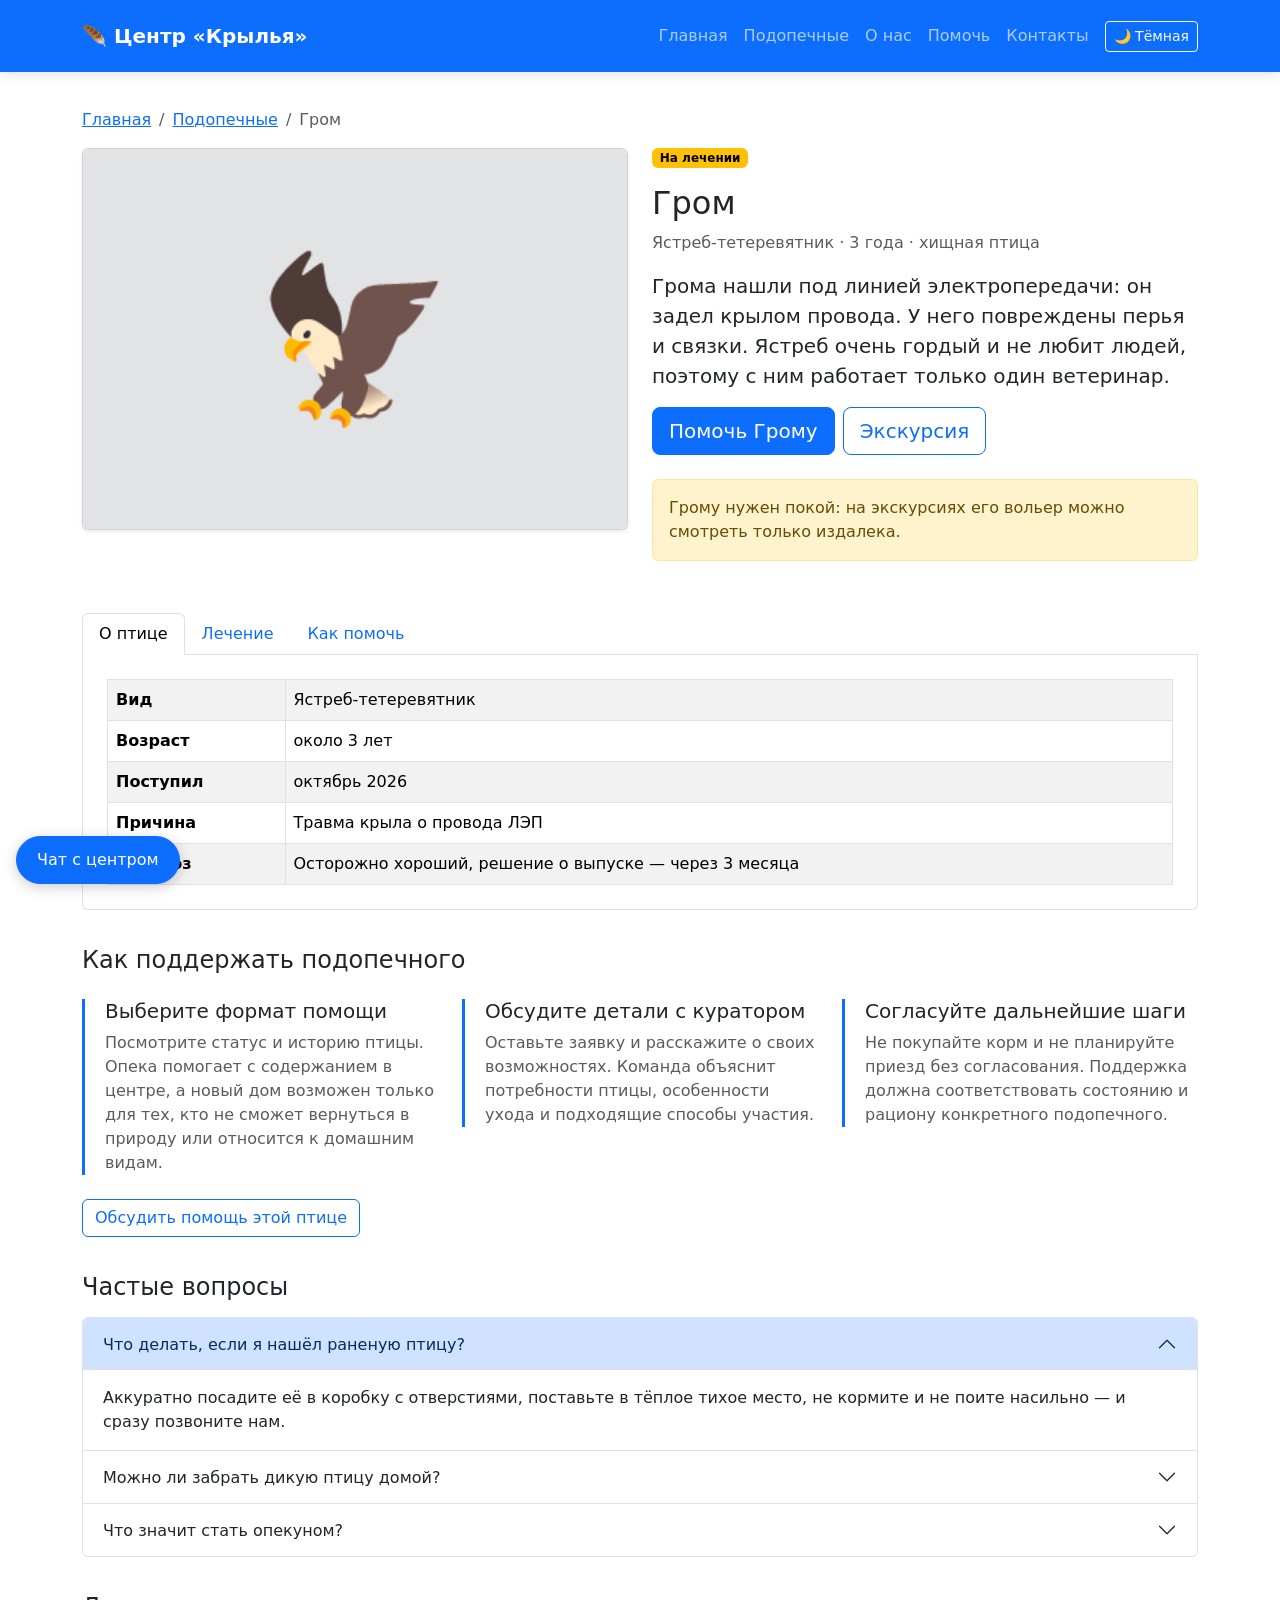
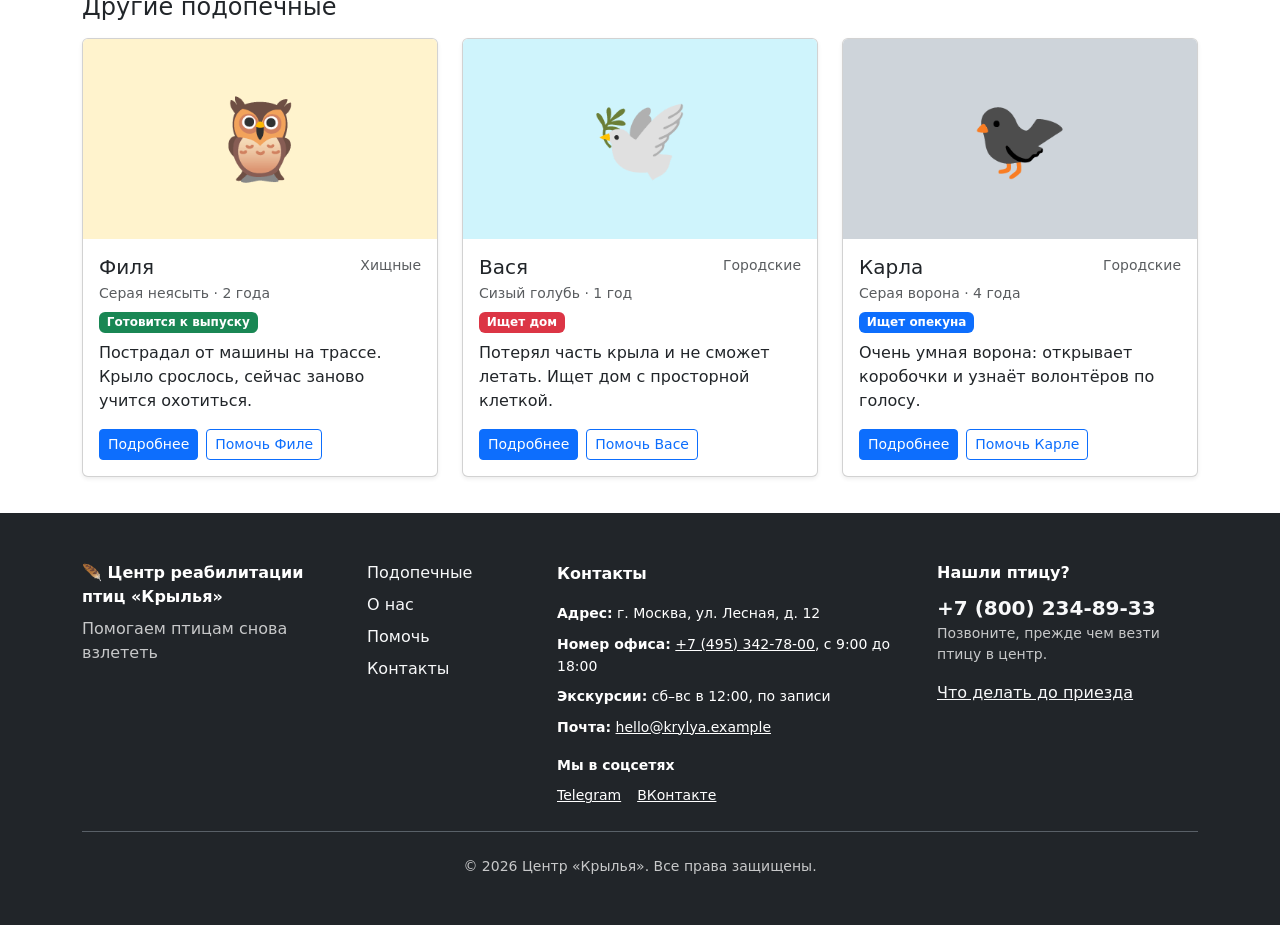
<file: product-grom.html>
<!DOCTYPE html>
<html lang="ru">
<head>
  <meta charset="UTF-8">
  <meta name="viewport" content="width=device-width, initial-scale=1.0">
  <meta name="description" content="Ястреб-тетеревятник Гром: история, лечение и как помочь — центр реабилитации птиц «Крылья».">
  <title>Гром — Центр реабилитации птиц «Крылья»</title>

  <script>
    try {
      const savedTheme = localStorage.getItem('theme');
      if (savedTheme) document.documentElement.setAttribute('data-bs-theme', savedTheme);
    } catch (e) {}
  </script>

  <link rel="stylesheet" href="vendor/bootstrap/css/bootstrap.min.css">
  <link rel="stylesheet" href="css/custom.css">
</head>
<body>
  <header class="site-header bg-primary" data-bs-theme="dark">
    <nav class="navbar navbar-expand-lg py-3" aria-label="Основная навигация">
      <div class="container">
        <a class="navbar-brand" href="index.html">🪶 Центр «Крылья»</a>

        <button
          class="navbar-toggler"
          type="button"
          data-bs-toggle="collapse"
          data-bs-target="#mainNavbar"
          aria-controls="mainNavbar"
          aria-expanded="false"
          aria-label="Переключить навигацию"
        >
          <span class="navbar-toggler-icon"></span>
        </button>

        <div class="collapse navbar-collapse" id="mainNavbar">
          <ul class="navbar-nav ms-auto align-items-lg-center">
            <li class="nav-item">
              <a class="nav-link" href="index.html">Главная</a>
            </li>
            <li class="nav-item">
              <a class="nav-link" href="catalog.html">Подопечные</a>
            </li>
            <li class="nav-item">
              <a class="nav-link" href="index.html#about">О нас</a>
            </li>
            <li class="nav-item">
              <a class="nav-link" href="help.html">Помочь</a>
            </li>
            <li class="nav-item">
              <a class="nav-link" href="contacts.html">Контакты</a>
            </li>
            <li class="nav-item ms-lg-2">
              <button
                id="themeToggle"
                class="btn btn-outline-light btn-sm"
                type="button"
                aria-label="Переключить тему"
              >
                🌙 Тёмная
              </button>
            </li>
          </ul>
        </div>
      </div>
    </nav>
  </header>

  <main class="container page-content">
    <div>
    <nav aria-label="breadcrumb">
      <ol class="breadcrumb">
        <li class="breadcrumb-item"><a href="index.html">Главная</a></li>
        <li class="breadcrumb-item"><a href="catalog.html">Подопечные</a></li>
        <li class="breadcrumb-item active" aria-current="page">Гром</li>
      </ol>
    </nav>

    <div class="row g-4">
      <div class="col-12 col-lg-6">
        <div class="card shadow-sm">
          <div class="bird-photo bird-photo-lg bg-secondary-subtle rounded" role="img" aria-label="Ястреб-тетеревятник Гром">🦅</div>
        </div>
      </div>

      <div class="col-12 col-lg-6">
        <div class="d-flex flex-wrap gap-1 mb-3"><span class="badge text-bg-warning">На лечении</span></div>
        <h1 class="h2">Гром</h1>
        <p class="text-body-secondary">Ястреб-тетеревятник · 3 года · хищная птица</p>
        <p class="lead">
          Грома нашли под линией электропередачи: он задел крылом провода. У него повреждены перья и связки. Ястреб очень гордый и не любит людей, поэтому с ним работает только один ветеринар.
        </p>

        <div class="d-flex flex-wrap gap-2 mb-4">
          <a class="btn btn-primary btn-lg" href="order.html?bird=grom">
            Помочь Грому
          </a>
          <button
            class="btn btn-outline-primary btn-lg"
            type="button"
            data-bs-toggle="modal"
            data-bs-target="#tourModal"
          >
            Экскурсия
          </button>
        </div>

        <div class="alert alert-warning" role="alert">
          Грому нужен покой: на экскурсиях его вольер можно смотреть только издалека.
        </div>
      </div>
    </div>

    </div>

    <section class="mt-5">
      <ul class="nav nav-tabs" id="birdTabs" role="tablist">
        <li class="nav-item" role="presentation">
          <button class="nav-link active" id="about-tab" data-bs-toggle="tab" data-bs-target="#about-pane" type="button" role="tab" aria-controls="about-pane" aria-selected="true">
            О птице
          </button>
        </li>
        <li class="nav-item" role="presentation">
          <button class="nav-link" id="care-tab" data-bs-toggle="tab" data-bs-target="#care-pane" type="button" role="tab" aria-controls="care-pane" aria-selected="false">
            Лечение
          </button>
        </li>
        <li class="nav-item" role="presentation">
          <button class="nav-link" id="help-tab" data-bs-toggle="tab" data-bs-target="#help-pane" type="button" role="tab" aria-controls="help-pane" aria-selected="false">
            Как помочь
          </button>
        </li>
      </ul>

      <div class="tab-content border border-top-0 rounded-bottom p-4" id="birdTabsContent">
        <div class="tab-pane fade show active" id="about-pane" role="tabpanel" aria-labelledby="about-tab" tabindex="0">
          <div class="table-responsive">
            <table class="table table-striped table-bordered align-middle mb-0">
              <tbody>
                <tr><th scope="row">Вид</th><td>Ястреб-тетеревятник</td></tr>
                <tr><th scope="row">Возраст</th><td>около 3 лет</td></tr>
                <tr><th scope="row">Поступил</th><td>октябрь 2026</td></tr>
                <tr><th scope="row">Причина</th><td>Травма крыла о провода ЛЭП</td></tr>
                <tr><th scope="row">Прогноз</th><td>Осторожно хороший, решение о выпуске — через 3 месяца</td></tr>
              </tbody>
            </table>
          </div>
        </div>

        <div class="tab-pane fade" id="care-pane" role="tabpanel" aria-labelledby="care-tab" tabindex="0">
          <ul class="list-group list-group-flush">
            <li class="list-group-item">✅ Обработка ран</li>
            <li class="list-group-item">✅ Курс антибиотиков</li>
            <li class="list-group-item">⏳ Физиотерапия крыла — идёт</li>
            <li class="list-group-item">🗓️ Ожидание линьки и новых перьев</li>
            <li class="list-group-item">🗓️ Пробные полёты в вольере</li>
          </ul>
        </div>

        <div class="tab-pane fade" id="help-pane" role="tabpanel" aria-labelledby="help-tab" tabindex="0">
          <p class="mb-0">Гром — дикая птица, его готовят к возвращению в природу. Помочь можно опекой: корм для хищных птиц стоит около 4 000 руб. в месяц.</p>
        </div>
      </div>
    </section>

    <section aria-labelledby="support-title">
      <h2 class="h4 mb-4" id="support-title">Как поддержать подопечного</h2>
      <div class="row g-4 mb-4">
        <div class="col-12 col-md-4">
          <div class="content-note">
            <h3 class="h5">Выберите формат помощи</h3>
            <p class="text-body-secondary mb-0">Посмотрите статус и историю птицы. Опека помогает с содержанием в центре, а новый дом возможен только для тех, кто не сможет вернуться в природу или относится к домашним видам.</p>
          </div>
        </div>
        <div class="col-12 col-md-4">
          <div class="content-note">
            <h3 class="h5">Обсудите детали с куратором</h3>
            <p class="text-body-secondary mb-0">Оставьте заявку и расскажите о своих возможностях. Команда объяснит потребности птицы, особенности ухода и подходящие способы участия.</p>
          </div>
        </div>
        <div class="col-12 col-md-4">
          <div class="content-note">
            <h3 class="h5">Согласуйте дальнейшие шаги</h3>
            <p class="text-body-secondary mb-0">Не покупайте корм и не планируйте приезд без согласования. Поддержка должна соответствовать состоянию и рациону конкретного подопечного.</p>
          </div>
        </div>
      </div>
      <a class="btn btn-outline-primary" href="order.html?bird=grom">Обсудить помощь этой птице</a>
    </section>

    <section class="mt-5">
      <h2 class="h4 mb-3">Частые вопросы</h2>

      <div class="accordion" id="faqAccordion">
        <div class="accordion-item">
          <h3 class="accordion-header">
            <button
              class="accordion-button"
              type="button"
              data-bs-toggle="collapse"
              data-bs-target="#faqOne"
              aria-expanded="true"
              aria-controls="faqOne"
            >
              Что делать, если я нашёл раненую птицу?
            </button>
          </h3>
          <div id="faqOne" class="accordion-collapse collapse show" data-bs-parent="#faqAccordion">
            <div class="accordion-body">
              Аккуратно посадите её в коробку с отверстиями, поставьте в тёплое тихое место,
              не кормите и не поите насильно — и сразу позвоните нам.
            </div>
          </div>
        </div>

        <div class="accordion-item">
          <h3 class="accordion-header">
            <button
              class="accordion-button collapsed"
              type="button"
              data-bs-toggle="collapse"
              data-bs-target="#faqTwo"
              aria-expanded="false"
              aria-controls="faqTwo"
            >
              Можно ли забрать дикую птицу домой?
            </button>
          </h3>
          <div id="faqTwo" class="accordion-collapse collapse" data-bs-parent="#faqAccordion">
            <div class="accordion-body">
              Нет. Дикие птицы после лечения возвращаются в природу. Домой отдаём только тех,
              кто не сможет выжить на воле: например, голубя без крыла или домашнего попугая.
            </div>
          </div>
        </div>

        <div class="accordion-item">
          <h3 class="accordion-header">
            <button
              class="accordion-button collapsed"
              type="button"
              data-bs-toggle="collapse"
              data-bs-target="#faqThree"
              aria-expanded="false"
              aria-controls="faqThree"
            >
              Что значит стать опекуном?
            </button>
          </h3>
          <div id="faqThree" class="accordion-collapse collapse" data-bs-parent="#faqAccordion">
            <div class="accordion-body">
              Опекун помогает оплачивать корм и лечение конкретной птицы. Взамен мы присылаем
              фото и новости, а на выпуск приглашаем лично.
            </div>
          </div>
        </div>
      </div>
    </section>

    <section class="mt-5">
      <h2 class="h4 mb-3">Другие подопечные</h2>
      <div class="row g-4">
        <div class="col-12 col-md-6 col-lg-4">
          <div class="card h-100 shadow-sm">
            <div class="bird-photo bg-warning-subtle card-img-top" role="img" aria-label="Серая неясыть Филя">🦉</div>
            <div class="card-body d-flex flex-column">
              <div class="d-flex justify-content-between align-items-start mb-1">
                <h3 class="card-title h5 mb-0">Филя</h3>
                <span class="text-body-secondary small">Хищные</span>
              </div>
              <p class="small text-body-secondary mb-2">Серая неясыть · 2 года</p>
              <div class="d-flex flex-wrap gap-1 mb-2"><span class="badge text-bg-success">Готовится к выпуску</span></div>
              <p class="card-text">Пострадал от машины на трассе. Крыло срослось, сейчас заново учится охотиться.</p>

              <div class="d-flex flex-wrap gap-2 mt-auto">
                <a class="btn btn-primary btn-sm" href="product.html">Подробнее</a>
                <a class="btn btn-outline-primary btn-sm" href="order.html?bird=filya">Помочь Филе</a>
              </div>
            </div>
          </div>
        </div>
        <div class="col-12 col-md-6 col-lg-4">
          <div class="card h-100 shadow-sm">
            <div class="bird-photo bg-info-subtle card-img-top" role="img" aria-label="Сизый голубь Вася">🕊️</div>
            <div class="card-body d-flex flex-column">
              <div class="d-flex justify-content-between align-items-start mb-1">
                <h3 class="card-title h5 mb-0">Вася</h3>
                <span class="text-body-secondary small">Городские</span>
              </div>
              <p class="small text-body-secondary mb-2">Сизый голубь · 1 год</p>
              <div class="d-flex flex-wrap gap-1 mb-2"><span class="badge text-bg-danger">Ищет дом</span></div>
              <p class="card-text">Потерял часть крыла и не сможет летать. Ищет дом с просторной клеткой.</p>

              <div class="d-flex flex-wrap gap-2 mt-auto">
                <a class="btn btn-primary btn-sm" href="product-vasya.html">Подробнее</a>
                <a class="btn btn-outline-primary btn-sm" href="order.html?bird=vasya">Помочь Васе</a>
              </div>
            </div>
          </div>
        </div>
        <div class="col-12 col-md-6 col-lg-4">
          <div class="card h-100 shadow-sm">
            <div class="bird-photo bg-dark-subtle card-img-top" role="img" aria-label="Серая ворона Карла">🐦‍⬛</div>
            <div class="card-body d-flex flex-column">
              <div class="d-flex justify-content-between align-items-start mb-1">
                <h3 class="card-title h5 mb-0">Карла</h3>
                <span class="text-body-secondary small">Городские</span>
              </div>
              <p class="small text-body-secondary mb-2">Серая ворона · 4 года</p>
              <div class="d-flex flex-wrap gap-1 mb-2"><span class="badge text-bg-primary">Ищет опекуна</span></div>
              <p class="card-text">Очень умная ворона: открывает коробочки и узнаёт волонтёров по голосу.</p>

              <div class="d-flex flex-wrap gap-2 mt-auto">
                <a class="btn btn-primary btn-sm" href="product-karla.html">Подробнее</a>
                <a class="btn btn-outline-primary btn-sm" href="order.html?bird=karla">Помочь Карле</a>
              </div>
            </div>
          </div>
        </div>
      </div>
    </section>
  </main>

  <footer class="site-footer bg-dark text-white py-5">
    <div class="container">
      <div class="row g-4">
        <div class="col-12 col-md-6 col-xl-3">
          <p class="fw-semibold mb-2">🪶 Центр реабилитации птиц «Крылья»</p>
          <p class="mb-2 opacity-75">Помогаем птицам снова взлететь</p>
        </div>
        <div class="col-12 col-md-6 col-xl-2">
          <nav class="d-flex flex-column align-items-start gap-2" aria-label="Навигация в подвале">
            <a class="link-light text-decoration-none" href="catalog.html">Подопечные</a>
            <a class="link-light text-decoration-none" href="index.html#about">О нас</a>
            <a class="link-light text-decoration-none" href="help.html">Помочь</a>
            <a class="link-light text-decoration-none" href="contacts.html">Контакты</a>
          </nav>
        </div>
        <div class="col-12 col-md-6 col-xl-4 footer-contacts">
          <p class="fw-semibold mb-3">Контакты</p>
          <ul class="list-unstyled d-flex flex-column gap-2 small mb-3">
            <li><span class="fw-semibold">Адрес:</span> г. Москва, ул. Лесная, д. 12</li>
            <li><span class="fw-semibold">Номер офиса:</span> <a href="tel:+74953427800">+7 (495) 342-78-00</a>, с 9:00 до 18:00</li>
            <li><span class="fw-semibold">Экскурсии:</span> сб–вс в 12:00, по записи</li>
            <li><span class="fw-semibold">Почта:</span> <a href="mailto:hello@krylya.example">hello@krylya.example</a></li>
          </ul>
          <p class="fw-semibold small mb-2">Мы в соцсетях</p>
          <div class="d-flex flex-wrap gap-3 small"><a href="https://t.me/" target="_blank" rel="noopener">Telegram</a>
<a href="https://vk.com/" target="_blank" rel="noopener">ВКонтакте</a></div>
        </div>
        <div class="col-12 col-md-6 col-xl-3">
          <p class="fw-semibold mb-2">Нашли птицу?</p>
          <a class="link-light text-decoration-none fs-5 fw-semibold" href="tel:+78002348933">+7 (800) 234-89-33</a>

          <p class="small opacity-75 mb-3">Позвоните, прежде чем везти птицу в центр.</p>
          <a class="link-light" href="contacts.html#found">Что делать до приезда</a>
        </div>
      </div>
      <p class="small text-center opacity-75 border-top border-secondary pt-4 mt-4 mb-0">&copy; 2026 Центр «Крылья». Все права защищены.</p>
    </div>
  </footer>

  <div
    class="modal fade"
    id="tourModal"
    tabindex="-1"
    aria-labelledby="tourModalLabel"
    aria-hidden="true"
  >
    <div class="modal-dialog">
      <div class="modal-content">
        <form class="js-validate-form" novalidate>
          <div class="modal-header">
            <h2 class="modal-title h5" id="tourModalLabel">
              Записаться на экскурсию
            </h2>
            <button
              type="button"
              class="btn-close"
              data-bs-dismiss="modal"
              aria-label="Закрыть"
            ></button>
          </div>

          <div class="modal-body">
            <p class="text-body-secondary">
              На экскурсии вы увидите вольеры, познакомитесь с птицами-«послами» и узнаете, как помочь найденной птице.
            </p>

            <div class="mb-3">
              <label for="tour-name" class="form-label">Имя *</label>
              <input id="tour-name" name="name" type="text" class="form-control" required>
              <div class="invalid-feedback">Введите имя.</div>
            </div>

            <div class="mb-3">
              <label for="tour-phone" class="form-label">Телефон *</label>
              <input id="tour-phone" name="phone" type="tel" class="form-control" required>
              <div class="invalid-feedback">Введите телефон.</div>
            </div>

            <div class="mb-3">
              <label for="tour-day" class="form-label">Удобный день *</label>
              <select id="tour-day" name="day" class="form-select" required>
                <option value="" selected>Выберите день</option>
                <option value="sat">Суббота, 12:00</option>
                <option value="sun">Воскресенье, 12:00</option>
                <option value="school">Будний день — для школьной группы</option>
              </select>
              <div class="invalid-feedback">Выберите день экскурсии.</div>
            </div>

            <div class="form-check">
              <input id="tour-agree" name="agree" class="form-check-input" type="checkbox" required>
              <label class="form-check-label" for="tour-agree">
                Согласен на обработку данных
              </label>
            </div>
          </div>

          <div class="modal-footer">
            <button type="button" class="btn btn-secondary" data-bs-dismiss="modal">
              Закрыть
            </button>
            <button type="submit" class="btn btn-primary">
              Записаться
            </button>
          </div>
        </form>
      </div>
    </div>
  </div>

  <div class="toast-container position-fixed bottom-0 end-0 p-3">
    <div id="formToast" class="toast align-items-center text-bg-success border-0" role="status" aria-live="polite" aria-atomic="true">
      <div class="d-flex">
        <div class="toast-body">
          Спасибо! Заявка отправлена, мы свяжемся с вами в течение дня.
        </div>
        <button type="button" class="btn-close btn-close-white me-2 m-auto" data-bs-dismiss="toast" aria-label="Закрыть"></button>
      </div>
    </div>
  </div>

  <script src="vendor/bootstrap/js/bootstrap.bundle.min.js"></script>
  <script src="js/main.js"></script>
</body>
</html>
</file>
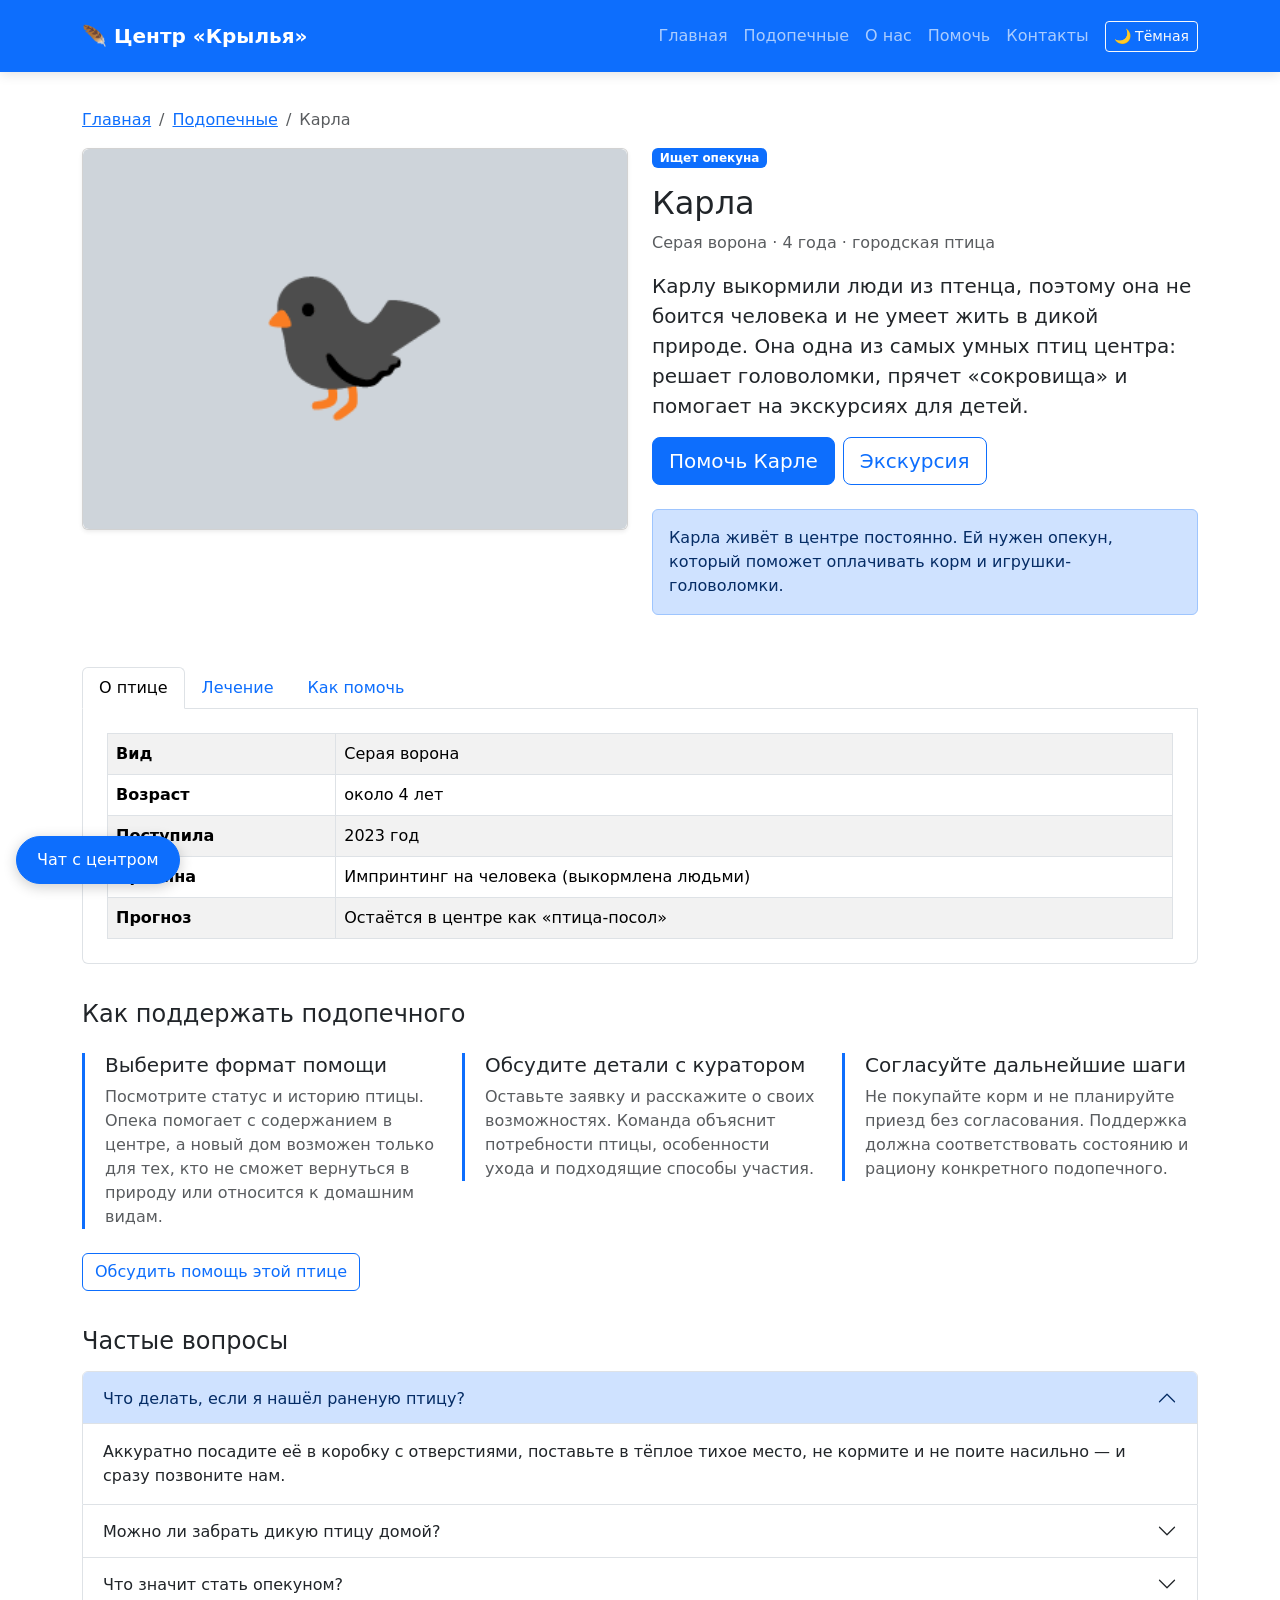
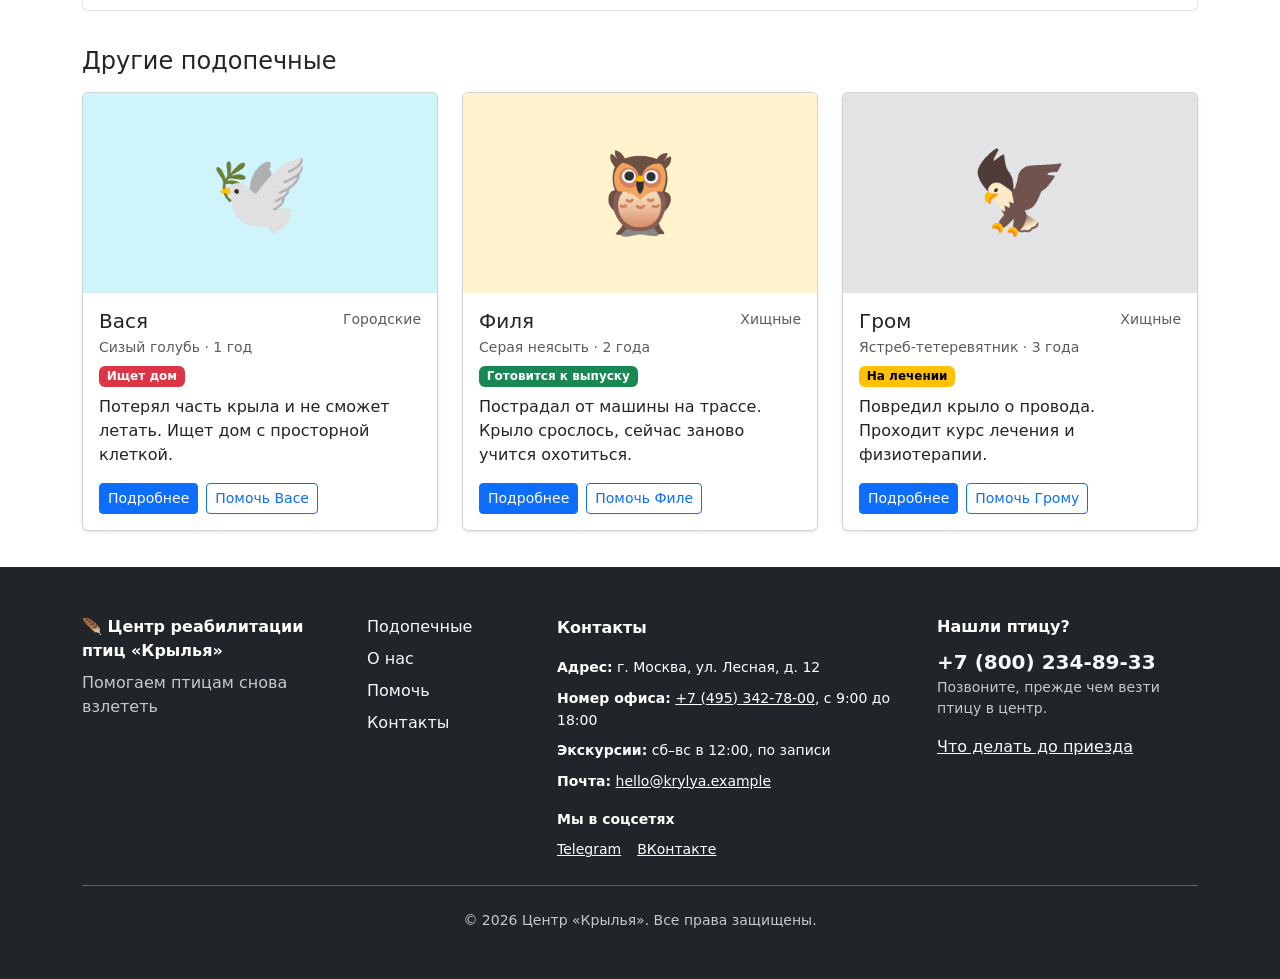
<file: product-karla.html>
<!DOCTYPE html>
<html lang="ru">
<head>
  <meta charset="UTF-8">
  <meta name="viewport" content="width=device-width, initial-scale=1.0">
  <meta name="description" content="Серая ворона Карла: история, лечение и как помочь — центр реабилитации птиц «Крылья».">
  <title>Карла — Центр реабилитации птиц «Крылья»</title>

  <script>
    try {
      const savedTheme = localStorage.getItem('theme');
      if (savedTheme) document.documentElement.setAttribute('data-bs-theme', savedTheme);
    } catch (e) {}
  </script>

  <link rel="stylesheet" href="vendor/bootstrap/css/bootstrap.min.css">
  <link rel="stylesheet" href="css/custom.css">
</head>
<body>
  <header class="site-header bg-primary" data-bs-theme="dark">
    <nav class="navbar navbar-expand-lg py-3" aria-label="Основная навигация">
      <div class="container">
        <a class="navbar-brand" href="index.html">🪶 Центр «Крылья»</a>

        <button
          class="navbar-toggler"
          type="button"
          data-bs-toggle="collapse"
          data-bs-target="#mainNavbar"
          aria-controls="mainNavbar"
          aria-expanded="false"
          aria-label="Переключить навигацию"
        >
          <span class="navbar-toggler-icon"></span>
        </button>

        <div class="collapse navbar-collapse" id="mainNavbar">
          <ul class="navbar-nav ms-auto align-items-lg-center">
            <li class="nav-item">
              <a class="nav-link" href="index.html">Главная</a>
            </li>
            <li class="nav-item">
              <a class="nav-link" href="catalog.html">Подопечные</a>
            </li>
            <li class="nav-item">
              <a class="nav-link" href="index.html#about">О нас</a>
            </li>
            <li class="nav-item">
              <a class="nav-link" href="help.html">Помочь</a>
            </li>
            <li class="nav-item">
              <a class="nav-link" href="contacts.html">Контакты</a>
            </li>
            <li class="nav-item ms-lg-2">
              <button
                id="themeToggle"
                class="btn btn-outline-light btn-sm"
                type="button"
                aria-label="Переключить тему"
              >
                🌙 Тёмная
              </button>
            </li>
          </ul>
        </div>
      </div>
    </nav>
  </header>

  <main class="container page-content">
    <div>
    <nav aria-label="breadcrumb">
      <ol class="breadcrumb">
        <li class="breadcrumb-item"><a href="index.html">Главная</a></li>
        <li class="breadcrumb-item"><a href="catalog.html">Подопечные</a></li>
        <li class="breadcrumb-item active" aria-current="page">Карла</li>
      </ol>
    </nav>

    <div class="row g-4">
      <div class="col-12 col-lg-6">
        <div class="card shadow-sm">
          <div class="bird-photo bird-photo-lg bg-dark-subtle rounded" role="img" aria-label="Серая ворона Карла">🐦‍⬛</div>
        </div>
      </div>

      <div class="col-12 col-lg-6">
        <div class="d-flex flex-wrap gap-1 mb-3"><span class="badge text-bg-primary">Ищет опекуна</span></div>
        <h1 class="h2">Карла</h1>
        <p class="text-body-secondary">Серая ворона · 4 года · городская птица</p>
        <p class="lead">
          Карлу выкормили люди из птенца, поэтому она не боится человека и не умеет жить в дикой природе. Она одна из самых умных птиц центра: решает головоломки, прячет «сокровища» и помогает на экскурсиях для детей.
        </p>

        <div class="d-flex flex-wrap gap-2 mb-4">
          <a class="btn btn-primary btn-lg" href="order.html?bird=karla">
            Помочь Карле
          </a>
          <button
            class="btn btn-outline-primary btn-lg"
            type="button"
            data-bs-toggle="modal"
            data-bs-target="#tourModal"
          >
            Экскурсия
          </button>
        </div>

        <div class="alert alert-primary" role="alert">
          Карла живёт в центре постоянно. Ей нужен опекун, который поможет оплачивать корм и игрушки-головоломки.
        </div>
      </div>
    </div>

    </div>

    <section class="mt-5">
      <ul class="nav nav-tabs" id="birdTabs" role="tablist">
        <li class="nav-item" role="presentation">
          <button class="nav-link active" id="about-tab" data-bs-toggle="tab" data-bs-target="#about-pane" type="button" role="tab" aria-controls="about-pane" aria-selected="true">
            О птице
          </button>
        </li>
        <li class="nav-item" role="presentation">
          <button class="nav-link" id="care-tab" data-bs-toggle="tab" data-bs-target="#care-pane" type="button" role="tab" aria-controls="care-pane" aria-selected="false">
            Лечение
          </button>
        </li>
        <li class="nav-item" role="presentation">
          <button class="nav-link" id="help-tab" data-bs-toggle="tab" data-bs-target="#help-pane" type="button" role="tab" aria-controls="help-pane" aria-selected="false">
            Как помочь
          </button>
        </li>
      </ul>

      <div class="tab-content border border-top-0 rounded-bottom p-4" id="birdTabsContent">
        <div class="tab-pane fade show active" id="about-pane" role="tabpanel" aria-labelledby="about-tab" tabindex="0">
          <div class="table-responsive">
            <table class="table table-striped table-bordered align-middle mb-0">
              <tbody>
                <tr><th scope="row">Вид</th><td>Серая ворона</td></tr>
                <tr><th scope="row">Возраст</th><td>около 4 лет</td></tr>
                <tr><th scope="row">Поступила</th><td>2023 год</td></tr>
                <tr><th scope="row">Причина</th><td>Импринтинг на человека (выкормлена людьми)</td></tr>
                <tr><th scope="row">Прогноз</th><td>Остаётся в центре как «птица-посол»</td></tr>
              </tbody>
            </table>
          </div>
        </div>

        <div class="tab-pane fade" id="care-pane" role="tabpanel" aria-labelledby="care-tab" tabindex="0">
          <ul class="list-group list-group-flush">
            <li class="list-group-item">✅ Здорова</li>
            <li class="list-group-item">✅ Ежегодный осмотр — пройден</li>
            <li class="list-group-item">✅ Ежедневные занятия с головоломками</li>
          </ul>
        </div>

        <div class="tab-pane fade" id="help-pane" role="tabpanel" aria-labelledby="help-tab" tabindex="0">
          <p class="mb-0">Опека над Карлой — 2 000 руб. в месяц. Опекуны могут прийти на занятие и сами дать ей задачку.</p>
        </div>
      </div>
    </section>

    <section aria-labelledby="support-title">
      <h2 class="h4 mb-4" id="support-title">Как поддержать подопечного</h2>
      <div class="row g-4 mb-4">
        <div class="col-12 col-md-4">
          <div class="content-note">
            <h3 class="h5">Выберите формат помощи</h3>
            <p class="text-body-secondary mb-0">Посмотрите статус и историю птицы. Опека помогает с содержанием в центре, а новый дом возможен только для тех, кто не сможет вернуться в природу или относится к домашним видам.</p>
          </div>
        </div>
        <div class="col-12 col-md-4">
          <div class="content-note">
            <h3 class="h5">Обсудите детали с куратором</h3>
            <p class="text-body-secondary mb-0">Оставьте заявку и расскажите о своих возможностях. Команда объяснит потребности птицы, особенности ухода и подходящие способы участия.</p>
          </div>
        </div>
        <div class="col-12 col-md-4">
          <div class="content-note">
            <h3 class="h5">Согласуйте дальнейшие шаги</h3>
            <p class="text-body-secondary mb-0">Не покупайте корм и не планируйте приезд без согласования. Поддержка должна соответствовать состоянию и рациону конкретного подопечного.</p>
          </div>
        </div>
      </div>
      <a class="btn btn-outline-primary" href="order.html?bird=karla">Обсудить помощь этой птице</a>
    </section>

    <section class="mt-5">
      <h2 class="h4 mb-3">Частые вопросы</h2>

      <div class="accordion" id="faqAccordion">
        <div class="accordion-item">
          <h3 class="accordion-header">
            <button
              class="accordion-button"
              type="button"
              data-bs-toggle="collapse"
              data-bs-target="#faqOne"
              aria-expanded="true"
              aria-controls="faqOne"
            >
              Что делать, если я нашёл раненую птицу?
            </button>
          </h3>
          <div id="faqOne" class="accordion-collapse collapse show" data-bs-parent="#faqAccordion">
            <div class="accordion-body">
              Аккуратно посадите её в коробку с отверстиями, поставьте в тёплое тихое место,
              не кормите и не поите насильно — и сразу позвоните нам.
            </div>
          </div>
        </div>

        <div class="accordion-item">
          <h3 class="accordion-header">
            <button
              class="accordion-button collapsed"
              type="button"
              data-bs-toggle="collapse"
              data-bs-target="#faqTwo"
              aria-expanded="false"
              aria-controls="faqTwo"
            >
              Можно ли забрать дикую птицу домой?
            </button>
          </h3>
          <div id="faqTwo" class="accordion-collapse collapse" data-bs-parent="#faqAccordion">
            <div class="accordion-body">
              Нет. Дикие птицы после лечения возвращаются в природу. Домой отдаём только тех,
              кто не сможет выжить на воле: например, голубя без крыла или домашнего попугая.
            </div>
          </div>
        </div>

        <div class="accordion-item">
          <h3 class="accordion-header">
            <button
              class="accordion-button collapsed"
              type="button"
              data-bs-toggle="collapse"
              data-bs-target="#faqThree"
              aria-expanded="false"
              aria-controls="faqThree"
            >
              Что значит стать опекуном?
            </button>
          </h3>
          <div id="faqThree" class="accordion-collapse collapse" data-bs-parent="#faqAccordion">
            <div class="accordion-body">
              Опекун помогает оплачивать корм и лечение конкретной птицы. Взамен мы присылаем
              фото и новости, а на выпуск приглашаем лично.
            </div>
          </div>
        </div>
      </div>
    </section>

    <section class="mt-5">
      <h2 class="h4 mb-3">Другие подопечные</h2>
      <div class="row g-4">
        <div class="col-12 col-md-6 col-lg-4">
          <div class="card h-100 shadow-sm">
            <div class="bird-photo bg-info-subtle card-img-top" role="img" aria-label="Сизый голубь Вася">🕊️</div>
            <div class="card-body d-flex flex-column">
              <div class="d-flex justify-content-between align-items-start mb-1">
                <h3 class="card-title h5 mb-0">Вася</h3>
                <span class="text-body-secondary small">Городские</span>
              </div>
              <p class="small text-body-secondary mb-2">Сизый голубь · 1 год</p>
              <div class="d-flex flex-wrap gap-1 mb-2"><span class="badge text-bg-danger">Ищет дом</span></div>
              <p class="card-text">Потерял часть крыла и не сможет летать. Ищет дом с просторной клеткой.</p>

              <div class="d-flex flex-wrap gap-2 mt-auto">
                <a class="btn btn-primary btn-sm" href="product-vasya.html">Подробнее</a>
                <a class="btn btn-outline-primary btn-sm" href="order.html?bird=vasya">Помочь Васе</a>
              </div>
            </div>
          </div>
        </div>
        <div class="col-12 col-md-6 col-lg-4">
          <div class="card h-100 shadow-sm">
            <div class="bird-photo bg-warning-subtle card-img-top" role="img" aria-label="Серая неясыть Филя">🦉</div>
            <div class="card-body d-flex flex-column">
              <div class="d-flex justify-content-between align-items-start mb-1">
                <h3 class="card-title h5 mb-0">Филя</h3>
                <span class="text-body-secondary small">Хищные</span>
              </div>
              <p class="small text-body-secondary mb-2">Серая неясыть · 2 года</p>
              <div class="d-flex flex-wrap gap-1 mb-2"><span class="badge text-bg-success">Готовится к выпуску</span></div>
              <p class="card-text">Пострадал от машины на трассе. Крыло срослось, сейчас заново учится охотиться.</p>

              <div class="d-flex flex-wrap gap-2 mt-auto">
                <a class="btn btn-primary btn-sm" href="product.html">Подробнее</a>
                <a class="btn btn-outline-primary btn-sm" href="order.html?bird=filya">Помочь Филе</a>
              </div>
            </div>
          </div>
        </div>
        <div class="col-12 col-md-6 col-lg-4">
          <div class="card h-100 shadow-sm">
            <div class="bird-photo bg-secondary-subtle card-img-top" role="img" aria-label="Ястреб-тетеревятник Гром">🦅</div>
            <div class="card-body d-flex flex-column">
              <div class="d-flex justify-content-between align-items-start mb-1">
                <h3 class="card-title h5 mb-0">Гром</h3>
                <span class="text-body-secondary small">Хищные</span>
              </div>
              <p class="small text-body-secondary mb-2">Ястреб-тетеревятник · 3 года</p>
              <div class="d-flex flex-wrap gap-1 mb-2"><span class="badge text-bg-warning">На лечении</span></div>
              <p class="card-text">Повредил крыло о провода. Проходит курс лечения и физиотерапии.</p>

              <div class="d-flex flex-wrap gap-2 mt-auto">
                <a class="btn btn-primary btn-sm" href="product-grom.html">Подробнее</a>
                <a class="btn btn-outline-primary btn-sm" href="order.html?bird=grom">Помочь Грому</a>
              </div>
            </div>
          </div>
        </div>
      </div>
    </section>
  </main>

  <footer class="site-footer bg-dark text-white py-5">
    <div class="container">
      <div class="row g-4">
        <div class="col-12 col-md-6 col-xl-3">
          <p class="fw-semibold mb-2">🪶 Центр реабилитации птиц «Крылья»</p>
          <p class="mb-2 opacity-75">Помогаем птицам снова взлететь</p>
        </div>
        <div class="col-12 col-md-6 col-xl-2">
          <nav class="d-flex flex-column align-items-start gap-2" aria-label="Навигация в подвале">
            <a class="link-light text-decoration-none" href="catalog.html">Подопечные</a>
            <a class="link-light text-decoration-none" href="index.html#about">О нас</a>
            <a class="link-light text-decoration-none" href="help.html">Помочь</a>
            <a class="link-light text-decoration-none" href="contacts.html">Контакты</a>
          </nav>
        </div>
        <div class="col-12 col-md-6 col-xl-4 footer-contacts">
          <p class="fw-semibold mb-3">Контакты</p>
          <ul class="list-unstyled d-flex flex-column gap-2 small mb-3">
            <li><span class="fw-semibold">Адрес:</span> г. Москва, ул. Лесная, д. 12</li>
            <li><span class="fw-semibold">Номер офиса:</span> <a href="tel:+74953427800">+7 (495) 342-78-00</a>, с 9:00 до 18:00</li>
            <li><span class="fw-semibold">Экскурсии:</span> сб–вс в 12:00, по записи</li>
            <li><span class="fw-semibold">Почта:</span> <a href="mailto:hello@krylya.example">hello@krylya.example</a></li>
          </ul>
          <p class="fw-semibold small mb-2">Мы в соцсетях</p>
          <div class="d-flex flex-wrap gap-3 small"><a href="https://t.me/" target="_blank" rel="noopener">Telegram</a>
<a href="https://vk.com/" target="_blank" rel="noopener">ВКонтакте</a></div>
        </div>
        <div class="col-12 col-md-6 col-xl-3">
          <p class="fw-semibold mb-2">Нашли птицу?</p>
          <a class="link-light text-decoration-none fs-5 fw-semibold" href="tel:+78002348933">+7 (800) 234-89-33</a>

          <p class="small opacity-75 mb-3">Позвоните, прежде чем везти птицу в центр.</p>
          <a class="link-light" href="contacts.html#found">Что делать до приезда</a>
        </div>
      </div>
      <p class="small text-center opacity-75 border-top border-secondary pt-4 mt-4 mb-0">&copy; 2026 Центр «Крылья». Все права защищены.</p>
    </div>
  </footer>

  <div
    class="modal fade"
    id="tourModal"
    tabindex="-1"
    aria-labelledby="tourModalLabel"
    aria-hidden="true"
  >
    <div class="modal-dialog">
      <div class="modal-content">
        <form class="js-validate-form" novalidate>
          <div class="modal-header">
            <h2 class="modal-title h5" id="tourModalLabel">
              Записаться на экскурсию
            </h2>
            <button
              type="button"
              class="btn-close"
              data-bs-dismiss="modal"
              aria-label="Закрыть"
            ></button>
          </div>

          <div class="modal-body">
            <p class="text-body-secondary">
              На экскурсии вы увидите вольеры, познакомитесь с птицами-«послами» и узнаете, как помочь найденной птице.
            </p>

            <div class="mb-3">
              <label for="tour-name" class="form-label">Имя *</label>
              <input id="tour-name" name="name" type="text" class="form-control" required>
              <div class="invalid-feedback">Введите имя.</div>
            </div>

            <div class="mb-3">
              <label for="tour-phone" class="form-label">Телефон *</label>
              <input id="tour-phone" name="phone" type="tel" class="form-control" required>
              <div class="invalid-feedback">Введите телефон.</div>
            </div>

            <div class="mb-3">
              <label for="tour-day" class="form-label">Удобный день *</label>
              <select id="tour-day" name="day" class="form-select" required>
                <option value="" selected>Выберите день</option>
                <option value="sat">Суббота, 12:00</option>
                <option value="sun">Воскресенье, 12:00</option>
                <option value="school">Будний день — для школьной группы</option>
              </select>
              <div class="invalid-feedback">Выберите день экскурсии.</div>
            </div>

            <div class="form-check">
              <input id="tour-agree" name="agree" class="form-check-input" type="checkbox" required>
              <label class="form-check-label" for="tour-agree">
                Согласен на обработку данных
              </label>
            </div>
          </div>

          <div class="modal-footer">
            <button type="button" class="btn btn-secondary" data-bs-dismiss="modal">
              Закрыть
            </button>
            <button type="submit" class="btn btn-primary">
              Записаться
            </button>
          </div>
        </form>
      </div>
    </div>
  </div>

  <div class="toast-container position-fixed bottom-0 end-0 p-3">
    <div id="formToast" class="toast align-items-center text-bg-success border-0" role="status" aria-live="polite" aria-atomic="true">
      <div class="d-flex">
        <div class="toast-body">
          Спасибо! Заявка отправлена, мы свяжемся с вами в течение дня.
        </div>
        <button type="button" class="btn-close btn-close-white me-2 m-auto" data-bs-dismiss="toast" aria-label="Закрыть"></button>
      </div>
    </div>
  </div>

  <script src="vendor/bootstrap/js/bootstrap.bundle.min.js"></script>
  <script src="js/main.js"></script>
</body>
</html>
</file>
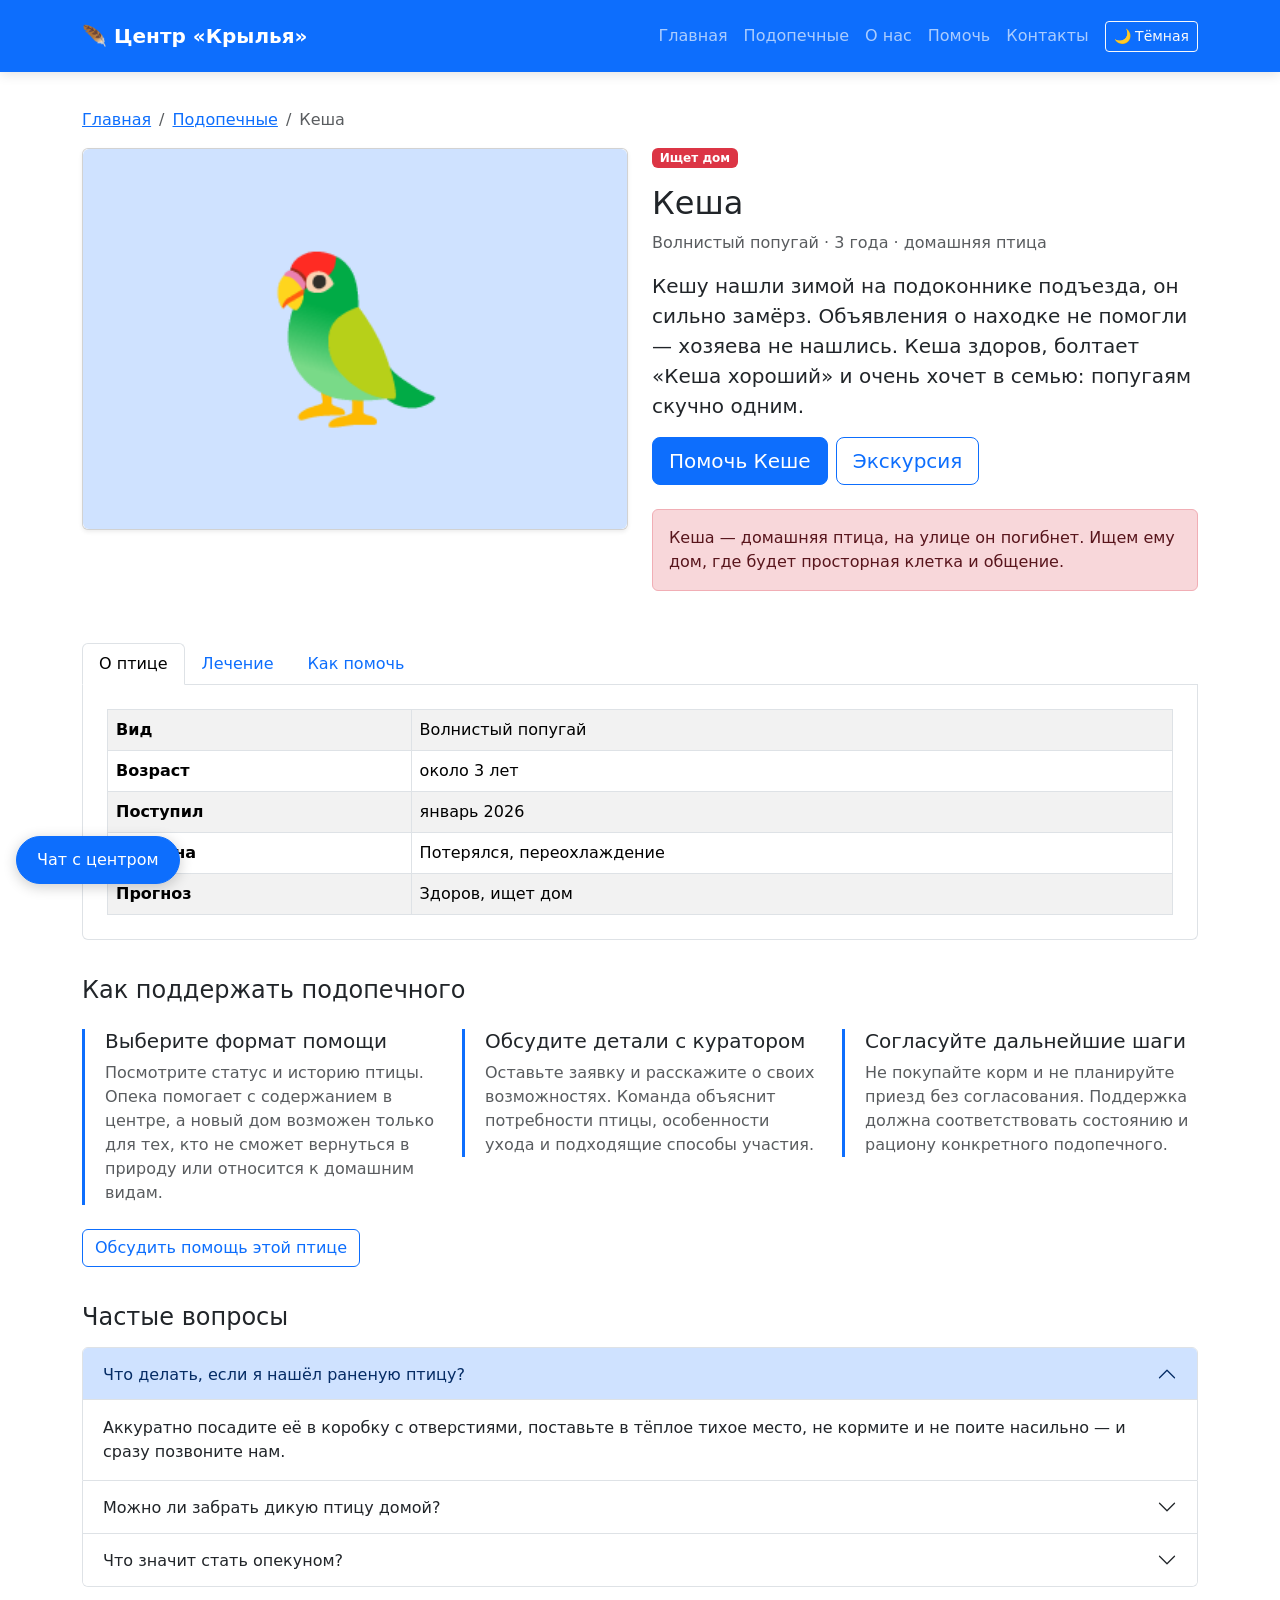
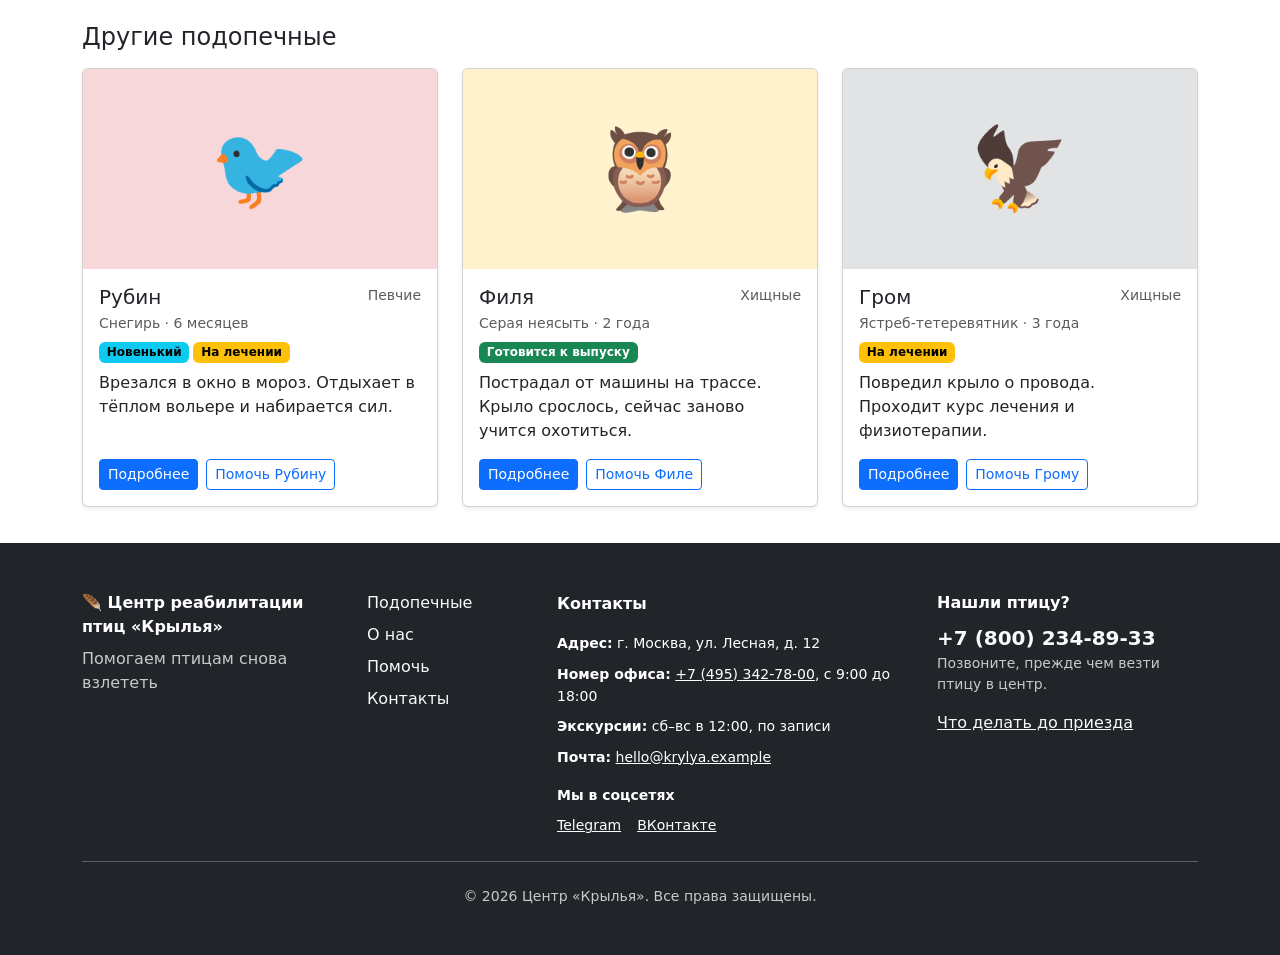
<file: product-kesha.html>
<!DOCTYPE html>
<html lang="ru">
<head>
  <meta charset="UTF-8">
  <meta name="viewport" content="width=device-width, initial-scale=1.0">
  <meta name="description" content="Волнистый попугай Кеша: история, лечение и как помочь — центр реабилитации птиц «Крылья».">
  <title>Кеша — Центр реабилитации птиц «Крылья»</title>

  <script>
    try {
      const savedTheme = localStorage.getItem('theme');
      if (savedTheme) document.documentElement.setAttribute('data-bs-theme', savedTheme);
    } catch (e) {}
  </script>

  <link rel="stylesheet" href="vendor/bootstrap/css/bootstrap.min.css">
  <link rel="stylesheet" href="css/custom.css">
</head>
<body>
  <header class="site-header bg-primary" data-bs-theme="dark">
    <nav class="navbar navbar-expand-lg py-3" aria-label="Основная навигация">
      <div class="container">
        <a class="navbar-brand" href="index.html">🪶 Центр «Крылья»</a>

        <button
          class="navbar-toggler"
          type="button"
          data-bs-toggle="collapse"
          data-bs-target="#mainNavbar"
          aria-controls="mainNavbar"
          aria-expanded="false"
          aria-label="Переключить навигацию"
        >
          <span class="navbar-toggler-icon"></span>
        </button>

        <div class="collapse navbar-collapse" id="mainNavbar">
          <ul class="navbar-nav ms-auto align-items-lg-center">
            <li class="nav-item">
              <a class="nav-link" href="index.html">Главная</a>
            </li>
            <li class="nav-item">
              <a class="nav-link" href="catalog.html">Подопечные</a>
            </li>
            <li class="nav-item">
              <a class="nav-link" href="index.html#about">О нас</a>
            </li>
            <li class="nav-item">
              <a class="nav-link" href="help.html">Помочь</a>
            </li>
            <li class="nav-item">
              <a class="nav-link" href="contacts.html">Контакты</a>
            </li>
            <li class="nav-item ms-lg-2">
              <button
                id="themeToggle"
                class="btn btn-outline-light btn-sm"
                type="button"
                aria-label="Переключить тему"
              >
                🌙 Тёмная
              </button>
            </li>
          </ul>
        </div>
      </div>
    </nav>
  </header>

  <main class="container page-content">
    <div>
    <nav aria-label="breadcrumb">
      <ol class="breadcrumb">
        <li class="breadcrumb-item"><a href="index.html">Главная</a></li>
        <li class="breadcrumb-item"><a href="catalog.html">Подопечные</a></li>
        <li class="breadcrumb-item active" aria-current="page">Кеша</li>
      </ol>
    </nav>

    <div class="row g-4">
      <div class="col-12 col-lg-6">
        <div class="card shadow-sm">
          <div class="bird-photo bird-photo-lg bg-primary-subtle rounded" role="img" aria-label="Волнистый попугай Кеша">🦜</div>
        </div>
      </div>

      <div class="col-12 col-lg-6">
        <div class="d-flex flex-wrap gap-1 mb-3"><span class="badge text-bg-danger">Ищет дом</span></div>
        <h1 class="h2">Кеша</h1>
        <p class="text-body-secondary">Волнистый попугай · 3 года · домашняя птица</p>
        <p class="lead">
          Кешу нашли зимой на подоконнике подъезда, он сильно замёрз. Объявления о находке не помогли — хозяева не нашлись. Кеша здоров, болтает «Кеша хороший» и очень хочет в семью: попугаям скучно одним.
        </p>

        <div class="d-flex flex-wrap gap-2 mb-4">
          <a class="btn btn-primary btn-lg" href="order.html?bird=kesha">
            Помочь Кеше
          </a>
          <button
            class="btn btn-outline-primary btn-lg"
            type="button"
            data-bs-toggle="modal"
            data-bs-target="#tourModal"
          >
            Экскурсия
          </button>
        </div>

        <div class="alert alert-danger" role="alert">
          Кеша — домашняя птица, на улице он погибнет. Ищем ему дом, где будет просторная клетка и общение.
        </div>
      </div>
    </div>

    </div>

    <section class="mt-5">
      <ul class="nav nav-tabs" id="birdTabs" role="tablist">
        <li class="nav-item" role="presentation">
          <button class="nav-link active" id="about-tab" data-bs-toggle="tab" data-bs-target="#about-pane" type="button" role="tab" aria-controls="about-pane" aria-selected="true">
            О птице
          </button>
        </li>
        <li class="nav-item" role="presentation">
          <button class="nav-link" id="care-tab" data-bs-toggle="tab" data-bs-target="#care-pane" type="button" role="tab" aria-controls="care-pane" aria-selected="false">
            Лечение
          </button>
        </li>
        <li class="nav-item" role="presentation">
          <button class="nav-link" id="help-tab" data-bs-toggle="tab" data-bs-target="#help-pane" type="button" role="tab" aria-controls="help-pane" aria-selected="false">
            Как помочь
          </button>
        </li>
      </ul>

      <div class="tab-content border border-top-0 rounded-bottom p-4" id="birdTabsContent">
        <div class="tab-pane fade show active" id="about-pane" role="tabpanel" aria-labelledby="about-tab" tabindex="0">
          <div class="table-responsive">
            <table class="table table-striped table-bordered align-middle mb-0">
              <tbody>
                <tr><th scope="row">Вид</th><td>Волнистый попугай</td></tr>
                <tr><th scope="row">Возраст</th><td>около 3 лет</td></tr>
                <tr><th scope="row">Поступил</th><td>январь 2026</td></tr>
                <tr><th scope="row">Причина</th><td>Потерялся, переохлаждение</td></tr>
                <tr><th scope="row">Прогноз</th><td>Здоров, ищет дом</td></tr>
              </tbody>
            </table>
          </div>
        </div>

        <div class="tab-pane fade" id="care-pane" role="tabpanel" aria-labelledby="care-tab" tabindex="0">
          <ul class="list-group list-group-flush">
            <li class="list-group-item">✅ Осмотр ветеринара — здоров</li>
            <li class="list-group-item">✅ Обработан от паразитов</li>
            <li class="list-group-item">✅ Ручной, говорит несколько слов</li>
          </ul>
        </div>

        <div class="tab-pane fade" id="help-pane" role="tabpanel" aria-labelledby="help-tab" tabindex="0">
          <p class="mb-0">Кешу можно забрать домой. Подойдёт семья, где кто-то часто бывает дома. Если дома уже есть попугай — ещё лучше.</p>
        </div>
      </div>
    </section>

    <section aria-labelledby="support-title">
      <h2 class="h4 mb-4" id="support-title">Как поддержать подопечного</h2>
      <div class="row g-4 mb-4">
        <div class="col-12 col-md-4">
          <div class="content-note">
            <h3 class="h5">Выберите формат помощи</h3>
            <p class="text-body-secondary mb-0">Посмотрите статус и историю птицы. Опека помогает с содержанием в центре, а новый дом возможен только для тех, кто не сможет вернуться в природу или относится к домашним видам.</p>
          </div>
        </div>
        <div class="col-12 col-md-4">
          <div class="content-note">
            <h3 class="h5">Обсудите детали с куратором</h3>
            <p class="text-body-secondary mb-0">Оставьте заявку и расскажите о своих возможностях. Команда объяснит потребности птицы, особенности ухода и подходящие способы участия.</p>
          </div>
        </div>
        <div class="col-12 col-md-4">
          <div class="content-note">
            <h3 class="h5">Согласуйте дальнейшие шаги</h3>
            <p class="text-body-secondary mb-0">Не покупайте корм и не планируйте приезд без согласования. Поддержка должна соответствовать состоянию и рациону конкретного подопечного.</p>
          </div>
        </div>
      </div>
      <a class="btn btn-outline-primary" href="order.html?bird=kesha">Обсудить помощь этой птице</a>
    </section>

    <section class="mt-5">
      <h2 class="h4 mb-3">Частые вопросы</h2>

      <div class="accordion" id="faqAccordion">
        <div class="accordion-item">
          <h3 class="accordion-header">
            <button
              class="accordion-button"
              type="button"
              data-bs-toggle="collapse"
              data-bs-target="#faqOne"
              aria-expanded="true"
              aria-controls="faqOne"
            >
              Что делать, если я нашёл раненую птицу?
            </button>
          </h3>
          <div id="faqOne" class="accordion-collapse collapse show" data-bs-parent="#faqAccordion">
            <div class="accordion-body">
              Аккуратно посадите её в коробку с отверстиями, поставьте в тёплое тихое место,
              не кормите и не поите насильно — и сразу позвоните нам.
            </div>
          </div>
        </div>

        <div class="accordion-item">
          <h3 class="accordion-header">
            <button
              class="accordion-button collapsed"
              type="button"
              data-bs-toggle="collapse"
              data-bs-target="#faqTwo"
              aria-expanded="false"
              aria-controls="faqTwo"
            >
              Можно ли забрать дикую птицу домой?
            </button>
          </h3>
          <div id="faqTwo" class="accordion-collapse collapse" data-bs-parent="#faqAccordion">
            <div class="accordion-body">
              Нет. Дикие птицы после лечения возвращаются в природу. Домой отдаём только тех,
              кто не сможет выжить на воле: например, голубя без крыла или домашнего попугая.
            </div>
          </div>
        </div>

        <div class="accordion-item">
          <h3 class="accordion-header">
            <button
              class="accordion-button collapsed"
              type="button"
              data-bs-toggle="collapse"
              data-bs-target="#faqThree"
              aria-expanded="false"
              aria-controls="faqThree"
            >
              Что значит стать опекуном?
            </button>
          </h3>
          <div id="faqThree" class="accordion-collapse collapse" data-bs-parent="#faqAccordion">
            <div class="accordion-body">
              Опекун помогает оплачивать корм и лечение конкретной птицы. Взамен мы присылаем
              фото и новости, а на выпуск приглашаем лично.
            </div>
          </div>
        </div>
      </div>
    </section>

    <section class="mt-5">
      <h2 class="h4 mb-3">Другие подопечные</h2>
      <div class="row g-4">
        <div class="col-12 col-md-6 col-lg-4">
          <div class="card h-100 shadow-sm">
            <div class="bird-photo bg-danger-subtle card-img-top" role="img" aria-label="Снегирь Рубин">🐦</div>
            <div class="card-body d-flex flex-column">
              <div class="d-flex justify-content-between align-items-start mb-1">
                <h3 class="card-title h5 mb-0">Рубин</h3>
                <span class="text-body-secondary small">Певчие</span>
              </div>
              <p class="small text-body-secondary mb-2">Снегирь · 6 месяцев</p>
              <div class="d-flex flex-wrap gap-1 mb-2"><span class="badge text-bg-info">Новенький</span> <span class="badge text-bg-warning">На лечении</span></div>
              <p class="card-text">Врезался в окно в мороз. Отдыхает в тёплом вольере и набирается сил.</p>

              <div class="d-flex flex-wrap gap-2 mt-auto">
                <a class="btn btn-primary btn-sm" href="product-rubin.html">Подробнее</a>
                <a class="btn btn-outline-primary btn-sm" href="order.html?bird=rubin">Помочь Рубину</a>
              </div>
            </div>
          </div>
        </div>
        <div class="col-12 col-md-6 col-lg-4">
          <div class="card h-100 shadow-sm">
            <div class="bird-photo bg-warning-subtle card-img-top" role="img" aria-label="Серая неясыть Филя">🦉</div>
            <div class="card-body d-flex flex-column">
              <div class="d-flex justify-content-between align-items-start mb-1">
                <h3 class="card-title h5 mb-0">Филя</h3>
                <span class="text-body-secondary small">Хищные</span>
              </div>
              <p class="small text-body-secondary mb-2">Серая неясыть · 2 года</p>
              <div class="d-flex flex-wrap gap-1 mb-2"><span class="badge text-bg-success">Готовится к выпуску</span></div>
              <p class="card-text">Пострадал от машины на трассе. Крыло срослось, сейчас заново учится охотиться.</p>

              <div class="d-flex flex-wrap gap-2 mt-auto">
                <a class="btn btn-primary btn-sm" href="product.html">Подробнее</a>
                <a class="btn btn-outline-primary btn-sm" href="order.html?bird=filya">Помочь Филе</a>
              </div>
            </div>
          </div>
        </div>
        <div class="col-12 col-md-6 col-lg-4">
          <div class="card h-100 shadow-sm">
            <div class="bird-photo bg-secondary-subtle card-img-top" role="img" aria-label="Ястреб-тетеревятник Гром">🦅</div>
            <div class="card-body d-flex flex-column">
              <div class="d-flex justify-content-between align-items-start mb-1">
                <h3 class="card-title h5 mb-0">Гром</h3>
                <span class="text-body-secondary small">Хищные</span>
              </div>
              <p class="small text-body-secondary mb-2">Ястреб-тетеревятник · 3 года</p>
              <div class="d-flex flex-wrap gap-1 mb-2"><span class="badge text-bg-warning">На лечении</span></div>
              <p class="card-text">Повредил крыло о провода. Проходит курс лечения и физиотерапии.</p>

              <div class="d-flex flex-wrap gap-2 mt-auto">
                <a class="btn btn-primary btn-sm" href="product-grom.html">Подробнее</a>
                <a class="btn btn-outline-primary btn-sm" href="order.html?bird=grom">Помочь Грому</a>
              </div>
            </div>
          </div>
        </div>
      </div>
    </section>
  </main>

  <footer class="site-footer bg-dark text-white py-5">
    <div class="container">
      <div class="row g-4">
        <div class="col-12 col-md-6 col-xl-3">
          <p class="fw-semibold mb-2">🪶 Центр реабилитации птиц «Крылья»</p>
          <p class="mb-2 opacity-75">Помогаем птицам снова взлететь</p>
        </div>
        <div class="col-12 col-md-6 col-xl-2">
          <nav class="d-flex flex-column align-items-start gap-2" aria-label="Навигация в подвале">
            <a class="link-light text-decoration-none" href="catalog.html">Подопечные</a>
            <a class="link-light text-decoration-none" href="index.html#about">О нас</a>
            <a class="link-light text-decoration-none" href="help.html">Помочь</a>
            <a class="link-light text-decoration-none" href="contacts.html">Контакты</a>
          </nav>
        </div>
        <div class="col-12 col-md-6 col-xl-4 footer-contacts">
          <p class="fw-semibold mb-3">Контакты</p>
          <ul class="list-unstyled d-flex flex-column gap-2 small mb-3">
            <li><span class="fw-semibold">Адрес:</span> г. Москва, ул. Лесная, д. 12</li>
            <li><span class="fw-semibold">Номер офиса:</span> <a href="tel:+74953427800">+7 (495) 342-78-00</a>, с 9:00 до 18:00</li>
            <li><span class="fw-semibold">Экскурсии:</span> сб–вс в 12:00, по записи</li>
            <li><span class="fw-semibold">Почта:</span> <a href="mailto:hello@krylya.example">hello@krylya.example</a></li>
          </ul>
          <p class="fw-semibold small mb-2">Мы в соцсетях</p>
          <div class="d-flex flex-wrap gap-3 small"><a href="https://t.me/" target="_blank" rel="noopener">Telegram</a>
<a href="https://vk.com/" target="_blank" rel="noopener">ВКонтакте</a></div>
        </div>
        <div class="col-12 col-md-6 col-xl-3">
          <p class="fw-semibold mb-2">Нашли птицу?</p>
          <a class="link-light text-decoration-none fs-5 fw-semibold" href="tel:+78002348933">+7 (800) 234-89-33</a>

          <p class="small opacity-75 mb-3">Позвоните, прежде чем везти птицу в центр.</p>
          <a class="link-light" href="contacts.html#found">Что делать до приезда</a>
        </div>
      </div>
      <p class="small text-center opacity-75 border-top border-secondary pt-4 mt-4 mb-0">&copy; 2026 Центр «Крылья». Все права защищены.</p>
    </div>
  </footer>

  <div
    class="modal fade"
    id="tourModal"
    tabindex="-1"
    aria-labelledby="tourModalLabel"
    aria-hidden="true"
  >
    <div class="modal-dialog">
      <div class="modal-content">
        <form class="js-validate-form" novalidate>
          <div class="modal-header">
            <h2 class="modal-title h5" id="tourModalLabel">
              Записаться на экскурсию
            </h2>
            <button
              type="button"
              class="btn-close"
              data-bs-dismiss="modal"
              aria-label="Закрыть"
            ></button>
          </div>

          <div class="modal-body">
            <p class="text-body-secondary">
              На экскурсии вы увидите вольеры, познакомитесь с птицами-«послами» и узнаете, как помочь найденной птице.
            </p>

            <div class="mb-3">
              <label for="tour-name" class="form-label">Имя *</label>
              <input id="tour-name" name="name" type="text" class="form-control" required>
              <div class="invalid-feedback">Введите имя.</div>
            </div>

            <div class="mb-3">
              <label for="tour-phone" class="form-label">Телефон *</label>
              <input id="tour-phone" name="phone" type="tel" class="form-control" required>
              <div class="invalid-feedback">Введите телефон.</div>
            </div>

            <div class="mb-3">
              <label for="tour-day" class="form-label">Удобный день *</label>
              <select id="tour-day" name="day" class="form-select" required>
                <option value="" selected>Выберите день</option>
                <option value="sat">Суббота, 12:00</option>
                <option value="sun">Воскресенье, 12:00</option>
                <option value="school">Будний день — для школьной группы</option>
              </select>
              <div class="invalid-feedback">Выберите день экскурсии.</div>
            </div>

            <div class="form-check">
              <input id="tour-agree" name="agree" class="form-check-input" type="checkbox" required>
              <label class="form-check-label" for="tour-agree">
                Согласен на обработку данных
              </label>
            </div>
          </div>

          <div class="modal-footer">
            <button type="button" class="btn btn-secondary" data-bs-dismiss="modal">
              Закрыть
            </button>
            <button type="submit" class="btn btn-primary">
              Записаться
            </button>
          </div>
        </form>
      </div>
    </div>
  </div>

  <div class="toast-container position-fixed bottom-0 end-0 p-3">
    <div id="formToast" class="toast align-items-center text-bg-success border-0" role="status" aria-live="polite" aria-atomic="true">
      <div class="d-flex">
        <div class="toast-body">
          Спасибо! Заявка отправлена, мы свяжемся с вами в течение дня.
        </div>
        <button type="button" class="btn-close btn-close-white me-2 m-auto" data-bs-dismiss="toast" aria-label="Закрыть"></button>
      </div>
    </div>
  </div>

  <script src="vendor/bootstrap/js/bootstrap.bundle.min.js"></script>
  <script src="js/main.js"></script>
</body>
</html>
</file>
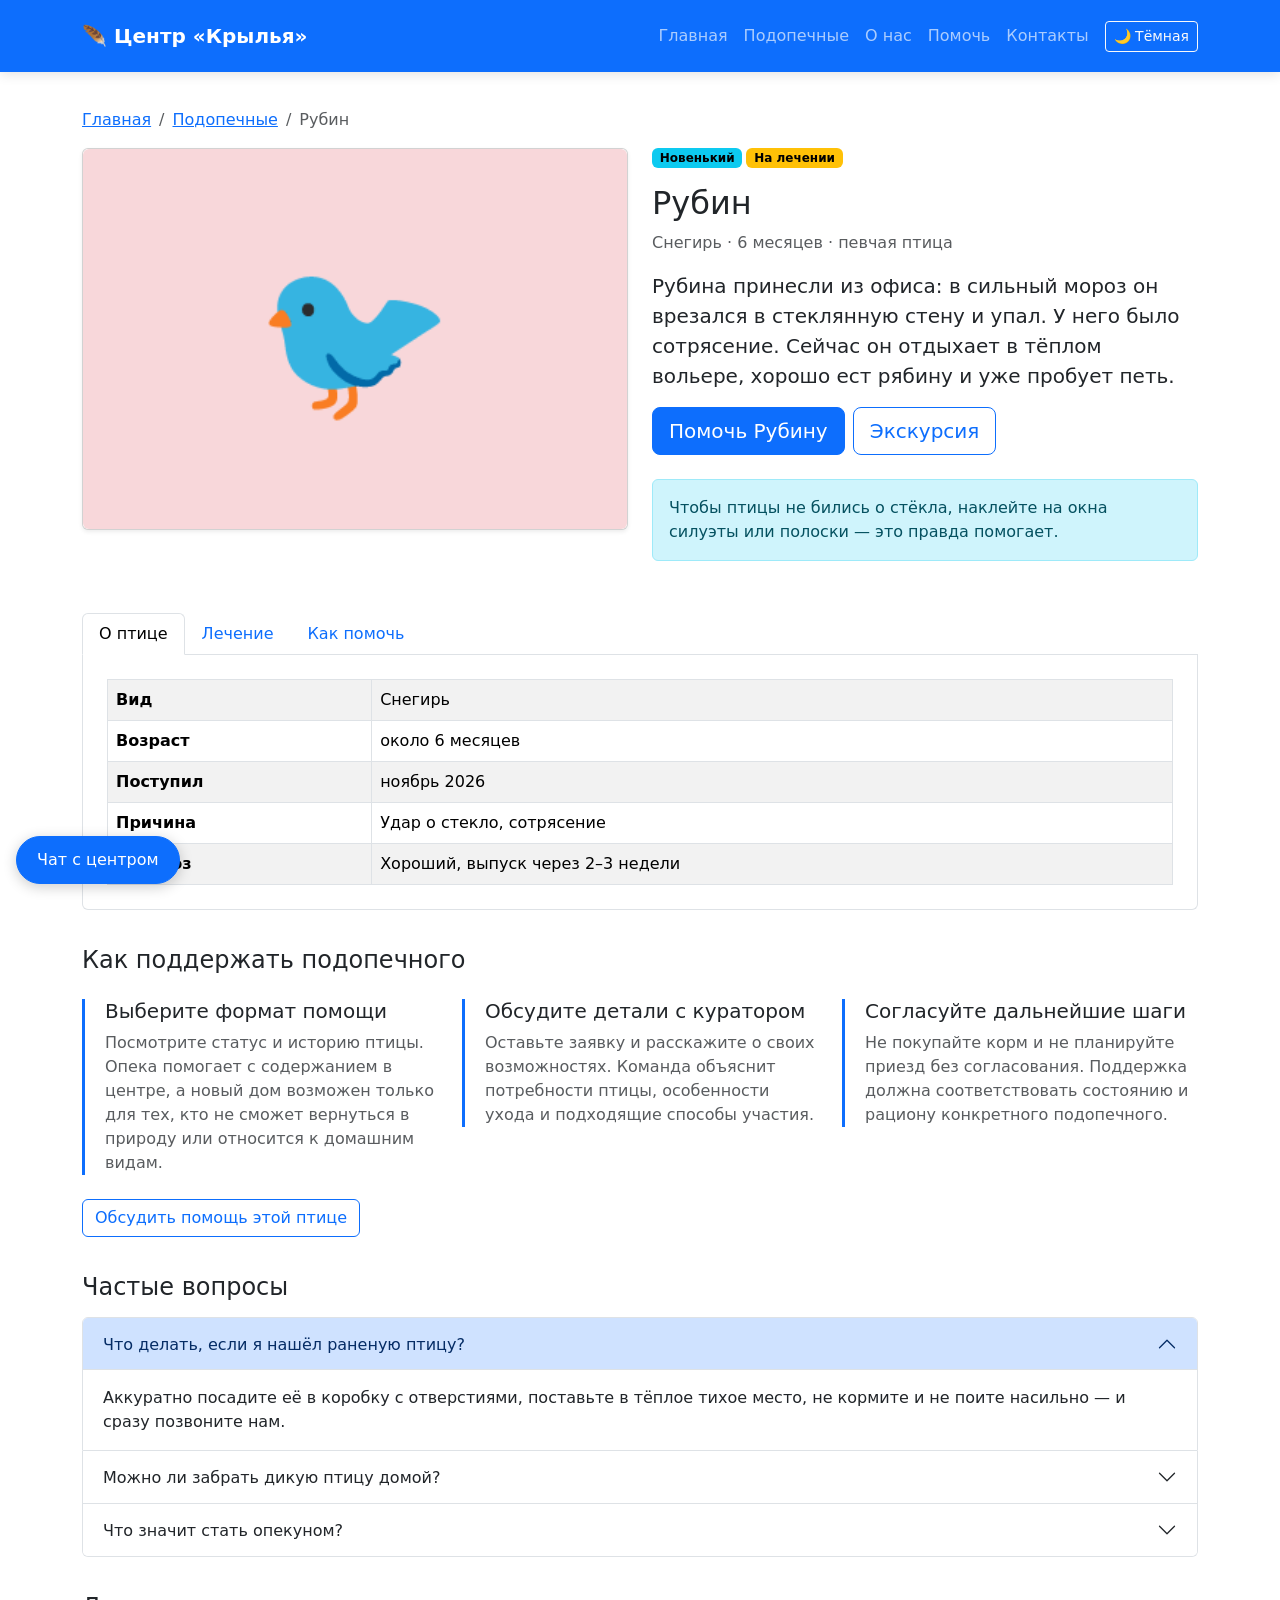
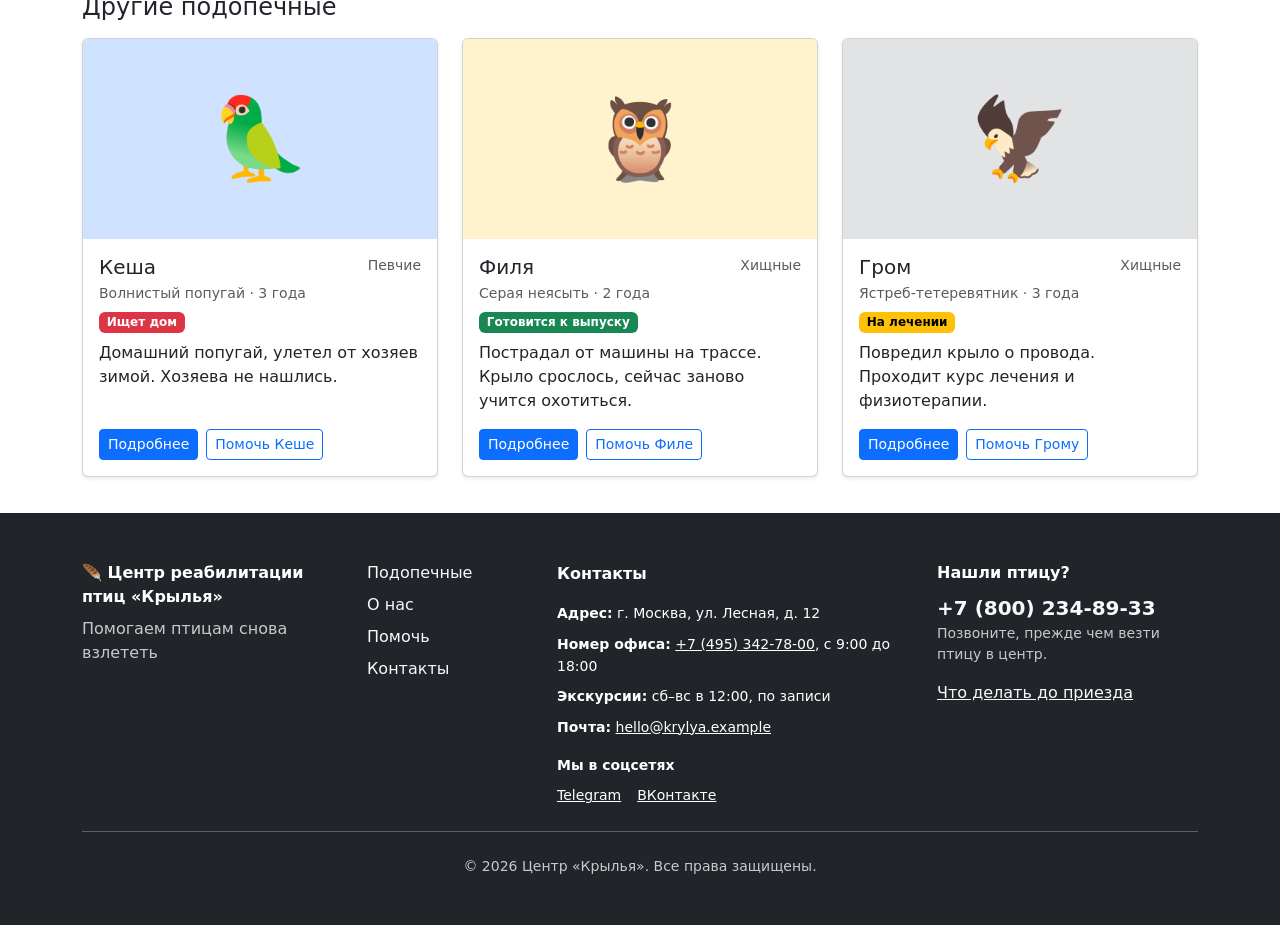
<file: product-rubin.html>
<!DOCTYPE html>
<html lang="ru">
<head>
  <meta charset="UTF-8">
  <meta name="viewport" content="width=device-width, initial-scale=1.0">
  <meta name="description" content="Снегирь Рубин: история, лечение и как помочь — центр реабилитации птиц «Крылья».">
  <title>Рубин — Центр реабилитации птиц «Крылья»</title>

  <script>
    try {
      const savedTheme = localStorage.getItem('theme');
      if (savedTheme) document.documentElement.setAttribute('data-bs-theme', savedTheme);
    } catch (e) {}
  </script>

  <link rel="stylesheet" href="vendor/bootstrap/css/bootstrap.min.css">
  <link rel="stylesheet" href="css/custom.css">
</head>
<body>
  <header class="site-header bg-primary" data-bs-theme="dark">
    <nav class="navbar navbar-expand-lg py-3" aria-label="Основная навигация">
      <div class="container">
        <a class="navbar-brand" href="index.html">🪶 Центр «Крылья»</a>

        <button
          class="navbar-toggler"
          type="button"
          data-bs-toggle="collapse"
          data-bs-target="#mainNavbar"
          aria-controls="mainNavbar"
          aria-expanded="false"
          aria-label="Переключить навигацию"
        >
          <span class="navbar-toggler-icon"></span>
        </button>

        <div class="collapse navbar-collapse" id="mainNavbar">
          <ul class="navbar-nav ms-auto align-items-lg-center">
            <li class="nav-item">
              <a class="nav-link" href="index.html">Главная</a>
            </li>
            <li class="nav-item">
              <a class="nav-link" href="catalog.html">Подопечные</a>
            </li>
            <li class="nav-item">
              <a class="nav-link" href="index.html#about">О нас</a>
            </li>
            <li class="nav-item">
              <a class="nav-link" href="help.html">Помочь</a>
            </li>
            <li class="nav-item">
              <a class="nav-link" href="contacts.html">Контакты</a>
            </li>
            <li class="nav-item ms-lg-2">
              <button
                id="themeToggle"
                class="btn btn-outline-light btn-sm"
                type="button"
                aria-label="Переключить тему"
              >
                🌙 Тёмная
              </button>
            </li>
          </ul>
        </div>
      </div>
    </nav>
  </header>

  <main class="container page-content">
    <div>
    <nav aria-label="breadcrumb">
      <ol class="breadcrumb">
        <li class="breadcrumb-item"><a href="index.html">Главная</a></li>
        <li class="breadcrumb-item"><a href="catalog.html">Подопечные</a></li>
        <li class="breadcrumb-item active" aria-current="page">Рубин</li>
      </ol>
    </nav>

    <div class="row g-4">
      <div class="col-12 col-lg-6">
        <div class="card shadow-sm">
          <div class="bird-photo bird-photo-lg bg-danger-subtle rounded" role="img" aria-label="Снегирь Рубин">🐦</div>
        </div>
      </div>

      <div class="col-12 col-lg-6">
        <div class="d-flex flex-wrap gap-1 mb-3"><span class="badge text-bg-info">Новенький</span> <span class="badge text-bg-warning">На лечении</span></div>
        <h1 class="h2">Рубин</h1>
        <p class="text-body-secondary">Снегирь · 6 месяцев · певчая птица</p>
        <p class="lead">
          Рубина принесли из офиса: в сильный мороз он врезался в стеклянную стену и упал. У него было сотрясение. Сейчас он отдыхает в тёплом вольере, хорошо ест рябину и уже пробует петь.
        </p>

        <div class="d-flex flex-wrap gap-2 mb-4">
          <a class="btn btn-primary btn-lg" href="order.html?bird=rubin">
            Помочь Рубину
          </a>
          <button
            class="btn btn-outline-primary btn-lg"
            type="button"
            data-bs-toggle="modal"
            data-bs-target="#tourModal"
          >
            Экскурсия
          </button>
        </div>

        <div class="alert alert-info" role="alert">
          Чтобы птицы не бились о стёкла, наклейте на окна силуэты или полоски — это правда помогает.
        </div>
      </div>
    </div>

    </div>

    <section class="mt-5">
      <ul class="nav nav-tabs" id="birdTabs" role="tablist">
        <li class="nav-item" role="presentation">
          <button class="nav-link active" id="about-tab" data-bs-toggle="tab" data-bs-target="#about-pane" type="button" role="tab" aria-controls="about-pane" aria-selected="true">
            О птице
          </button>
        </li>
        <li class="nav-item" role="presentation">
          <button class="nav-link" id="care-tab" data-bs-toggle="tab" data-bs-target="#care-pane" type="button" role="tab" aria-controls="care-pane" aria-selected="false">
            Лечение
          </button>
        </li>
        <li class="nav-item" role="presentation">
          <button class="nav-link" id="help-tab" data-bs-toggle="tab" data-bs-target="#help-pane" type="button" role="tab" aria-controls="help-pane" aria-selected="false">
            Как помочь
          </button>
        </li>
      </ul>

      <div class="tab-content border border-top-0 rounded-bottom p-4" id="birdTabsContent">
        <div class="tab-pane fade show active" id="about-pane" role="tabpanel" aria-labelledby="about-tab" tabindex="0">
          <div class="table-responsive">
            <table class="table table-striped table-bordered align-middle mb-0">
              <tbody>
                <tr><th scope="row">Вид</th><td>Снегирь</td></tr>
                <tr><th scope="row">Возраст</th><td>около 6 месяцев</td></tr>
                <tr><th scope="row">Поступил</th><td>ноябрь 2026</td></tr>
                <tr><th scope="row">Причина</th><td>Удар о стекло, сотрясение</td></tr>
                <tr><th scope="row">Прогноз</th><td>Хороший, выпуск через 2–3 недели</td></tr>
              </tbody>
            </table>
          </div>
        </div>

        <div class="tab-pane fade" id="care-pane" role="tabpanel" aria-labelledby="care-tab" tabindex="0">
          <ul class="list-group list-group-flush">
            <li class="list-group-item">✅ Покой и тепло</li>
            <li class="list-group-item">✅ Ест самостоятельно</li>
            <li class="list-group-item">⏳ Наблюдение за координацией</li>
            <li class="list-group-item">🗓️ Пробные полёты в вольере</li>
          </ul>
        </div>

        <div class="tab-pane fade" id="help-pane" role="tabpanel" aria-labelledby="help-tab" tabindex="0">
          <p class="mb-0">Рубин скоро вернётся в лес. Помочь можно кормом для певчих птиц: семенами, ягодами рябины и калины.</p>
        </div>
      </div>
    </section>

    <section aria-labelledby="support-title">
      <h2 class="h4 mb-4" id="support-title">Как поддержать подопечного</h2>
      <div class="row g-4 mb-4">
        <div class="col-12 col-md-4">
          <div class="content-note">
            <h3 class="h5">Выберите формат помощи</h3>
            <p class="text-body-secondary mb-0">Посмотрите статус и историю птицы. Опека помогает с содержанием в центре, а новый дом возможен только для тех, кто не сможет вернуться в природу или относится к домашним видам.</p>
          </div>
        </div>
        <div class="col-12 col-md-4">
          <div class="content-note">
            <h3 class="h5">Обсудите детали с куратором</h3>
            <p class="text-body-secondary mb-0">Оставьте заявку и расскажите о своих возможностях. Команда объяснит потребности птицы, особенности ухода и подходящие способы участия.</p>
          </div>
        </div>
        <div class="col-12 col-md-4">
          <div class="content-note">
            <h3 class="h5">Согласуйте дальнейшие шаги</h3>
            <p class="text-body-secondary mb-0">Не покупайте корм и не планируйте приезд без согласования. Поддержка должна соответствовать состоянию и рациону конкретного подопечного.</p>
          </div>
        </div>
      </div>
      <a class="btn btn-outline-primary" href="order.html?bird=rubin">Обсудить помощь этой птице</a>
    </section>

    <section class="mt-5">
      <h2 class="h4 mb-3">Частые вопросы</h2>

      <div class="accordion" id="faqAccordion">
        <div class="accordion-item">
          <h3 class="accordion-header">
            <button
              class="accordion-button"
              type="button"
              data-bs-toggle="collapse"
              data-bs-target="#faqOne"
              aria-expanded="true"
              aria-controls="faqOne"
            >
              Что делать, если я нашёл раненую птицу?
            </button>
          </h3>
          <div id="faqOne" class="accordion-collapse collapse show" data-bs-parent="#faqAccordion">
            <div class="accordion-body">
              Аккуратно посадите её в коробку с отверстиями, поставьте в тёплое тихое место,
              не кормите и не поите насильно — и сразу позвоните нам.
            </div>
          </div>
        </div>

        <div class="accordion-item">
          <h3 class="accordion-header">
            <button
              class="accordion-button collapsed"
              type="button"
              data-bs-toggle="collapse"
              data-bs-target="#faqTwo"
              aria-expanded="false"
              aria-controls="faqTwo"
            >
              Можно ли забрать дикую птицу домой?
            </button>
          </h3>
          <div id="faqTwo" class="accordion-collapse collapse" data-bs-parent="#faqAccordion">
            <div class="accordion-body">
              Нет. Дикие птицы после лечения возвращаются в природу. Домой отдаём только тех,
              кто не сможет выжить на воле: например, голубя без крыла или домашнего попугая.
            </div>
          </div>
        </div>

        <div class="accordion-item">
          <h3 class="accordion-header">
            <button
              class="accordion-button collapsed"
              type="button"
              data-bs-toggle="collapse"
              data-bs-target="#faqThree"
              aria-expanded="false"
              aria-controls="faqThree"
            >
              Что значит стать опекуном?
            </button>
          </h3>
          <div id="faqThree" class="accordion-collapse collapse" data-bs-parent="#faqAccordion">
            <div class="accordion-body">
              Опекун помогает оплачивать корм и лечение конкретной птицы. Взамен мы присылаем
              фото и новости, а на выпуск приглашаем лично.
            </div>
          </div>
        </div>
      </div>
    </section>

    <section class="mt-5">
      <h2 class="h4 mb-3">Другие подопечные</h2>
      <div class="row g-4">
        <div class="col-12 col-md-6 col-lg-4">
          <div class="card h-100 shadow-sm">
            <div class="bird-photo bg-primary-subtle card-img-top" role="img" aria-label="Волнистый попугай Кеша">🦜</div>
            <div class="card-body d-flex flex-column">
              <div class="d-flex justify-content-between align-items-start mb-1">
                <h3 class="card-title h5 mb-0">Кеша</h3>
                <span class="text-body-secondary small">Певчие</span>
              </div>
              <p class="small text-body-secondary mb-2">Волнистый попугай · 3 года</p>
              <div class="d-flex flex-wrap gap-1 mb-2"><span class="badge text-bg-danger">Ищет дом</span></div>
              <p class="card-text">Домашний попугай, улетел от хозяев зимой. Хозяева не нашлись.</p>

              <div class="d-flex flex-wrap gap-2 mt-auto">
                <a class="btn btn-primary btn-sm" href="product-kesha.html">Подробнее</a>
                <a class="btn btn-outline-primary btn-sm" href="order.html?bird=kesha">Помочь Кеше</a>
              </div>
            </div>
          </div>
        </div>
        <div class="col-12 col-md-6 col-lg-4">
          <div class="card h-100 shadow-sm">
            <div class="bird-photo bg-warning-subtle card-img-top" role="img" aria-label="Серая неясыть Филя">🦉</div>
            <div class="card-body d-flex flex-column">
              <div class="d-flex justify-content-between align-items-start mb-1">
                <h3 class="card-title h5 mb-0">Филя</h3>
                <span class="text-body-secondary small">Хищные</span>
              </div>
              <p class="small text-body-secondary mb-2">Серая неясыть · 2 года</p>
              <div class="d-flex flex-wrap gap-1 mb-2"><span class="badge text-bg-success">Готовится к выпуску</span></div>
              <p class="card-text">Пострадал от машины на трассе. Крыло срослось, сейчас заново учится охотиться.</p>

              <div class="d-flex flex-wrap gap-2 mt-auto">
                <a class="btn btn-primary btn-sm" href="product.html">Подробнее</a>
                <a class="btn btn-outline-primary btn-sm" href="order.html?bird=filya">Помочь Филе</a>
              </div>
            </div>
          </div>
        </div>
        <div class="col-12 col-md-6 col-lg-4">
          <div class="card h-100 shadow-sm">
            <div class="bird-photo bg-secondary-subtle card-img-top" role="img" aria-label="Ястреб-тетеревятник Гром">🦅</div>
            <div class="card-body d-flex flex-column">
              <div class="d-flex justify-content-between align-items-start mb-1">
                <h3 class="card-title h5 mb-0">Гром</h3>
                <span class="text-body-secondary small">Хищные</span>
              </div>
              <p class="small text-body-secondary mb-2">Ястреб-тетеревятник · 3 года</p>
              <div class="d-flex flex-wrap gap-1 mb-2"><span class="badge text-bg-warning">На лечении</span></div>
              <p class="card-text">Повредил крыло о провода. Проходит курс лечения и физиотерапии.</p>

              <div class="d-flex flex-wrap gap-2 mt-auto">
                <a class="btn btn-primary btn-sm" href="product-grom.html">Подробнее</a>
                <a class="btn btn-outline-primary btn-sm" href="order.html?bird=grom">Помочь Грому</a>
              </div>
            </div>
          </div>
        </div>
      </div>
    </section>
  </main>

  <footer class="site-footer bg-dark text-white py-5">
    <div class="container">
      <div class="row g-4">
        <div class="col-12 col-md-6 col-xl-3">
          <p class="fw-semibold mb-2">🪶 Центр реабилитации птиц «Крылья»</p>
          <p class="mb-2 opacity-75">Помогаем птицам снова взлететь</p>
        </div>
        <div class="col-12 col-md-6 col-xl-2">
          <nav class="d-flex flex-column align-items-start gap-2" aria-label="Навигация в подвале">
            <a class="link-light text-decoration-none" href="catalog.html">Подопечные</a>
            <a class="link-light text-decoration-none" href="index.html#about">О нас</a>
            <a class="link-light text-decoration-none" href="help.html">Помочь</a>
            <a class="link-light text-decoration-none" href="contacts.html">Контакты</a>
          </nav>
        </div>
        <div class="col-12 col-md-6 col-xl-4 footer-contacts">
          <p class="fw-semibold mb-3">Контакты</p>
          <ul class="list-unstyled d-flex flex-column gap-2 small mb-3">
            <li><span class="fw-semibold">Адрес:</span> г. Москва, ул. Лесная, д. 12</li>
            <li><span class="fw-semibold">Номер офиса:</span> <a href="tel:+74953427800">+7 (495) 342-78-00</a>, с 9:00 до 18:00</li>
            <li><span class="fw-semibold">Экскурсии:</span> сб–вс в 12:00, по записи</li>
            <li><span class="fw-semibold">Почта:</span> <a href="mailto:hello@krylya.example">hello@krylya.example</a></li>
          </ul>
          <p class="fw-semibold small mb-2">Мы в соцсетях</p>
          <div class="d-flex flex-wrap gap-3 small"><a href="https://t.me/" target="_blank" rel="noopener">Telegram</a>
<a href="https://vk.com/" target="_blank" rel="noopener">ВКонтакте</a></div>
        </div>
        <div class="col-12 col-md-6 col-xl-3">
          <p class="fw-semibold mb-2">Нашли птицу?</p>
          <a class="link-light text-decoration-none fs-5 fw-semibold" href="tel:+78002348933">+7 (800) 234-89-33</a>

          <p class="small opacity-75 mb-3">Позвоните, прежде чем везти птицу в центр.</p>
          <a class="link-light" href="contacts.html#found">Что делать до приезда</a>
        </div>
      </div>
      <p class="small text-center opacity-75 border-top border-secondary pt-4 mt-4 mb-0">&copy; 2026 Центр «Крылья». Все права защищены.</p>
    </div>
  </footer>

  <div
    class="modal fade"
    id="tourModal"
    tabindex="-1"
    aria-labelledby="tourModalLabel"
    aria-hidden="true"
  >
    <div class="modal-dialog">
      <div class="modal-content">
        <form class="js-validate-form" novalidate>
          <div class="modal-header">
            <h2 class="modal-title h5" id="tourModalLabel">
              Записаться на экскурсию
            </h2>
            <button
              type="button"
              class="btn-close"
              data-bs-dismiss="modal"
              aria-label="Закрыть"
            ></button>
          </div>

          <div class="modal-body">
            <p class="text-body-secondary">
              На экскурсии вы увидите вольеры, познакомитесь с птицами-«послами» и узнаете, как помочь найденной птице.
            </p>

            <div class="mb-3">
              <label for="tour-name" class="form-label">Имя *</label>
              <input id="tour-name" name="name" type="text" class="form-control" required>
              <div class="invalid-feedback">Введите имя.</div>
            </div>

            <div class="mb-3">
              <label for="tour-phone" class="form-label">Телефон *</label>
              <input id="tour-phone" name="phone" type="tel" class="form-control" required>
              <div class="invalid-feedback">Введите телефон.</div>
            </div>

            <div class="mb-3">
              <label for="tour-day" class="form-label">Удобный день *</label>
              <select id="tour-day" name="day" class="form-select" required>
                <option value="" selected>Выберите день</option>
                <option value="sat">Суббота, 12:00</option>
                <option value="sun">Воскресенье, 12:00</option>
                <option value="school">Будний день — для школьной группы</option>
              </select>
              <div class="invalid-feedback">Выберите день экскурсии.</div>
            </div>

            <div class="form-check">
              <input id="tour-agree" name="agree" class="form-check-input" type="checkbox" required>
              <label class="form-check-label" for="tour-agree">
                Согласен на обработку данных
              </label>
            </div>
          </div>

          <div class="modal-footer">
            <button type="button" class="btn btn-secondary" data-bs-dismiss="modal">
              Закрыть
            </button>
            <button type="submit" class="btn btn-primary">
              Записаться
            </button>
          </div>
        </form>
      </div>
    </div>
  </div>

  <div class="toast-container position-fixed bottom-0 end-0 p-3">
    <div id="formToast" class="toast align-items-center text-bg-success border-0" role="status" aria-live="polite" aria-atomic="true">
      <div class="d-flex">
        <div class="toast-body">
          Спасибо! Заявка отправлена, мы свяжемся с вами в течение дня.
        </div>
        <button type="button" class="btn-close btn-close-white me-2 m-auto" data-bs-dismiss="toast" aria-label="Закрыть"></button>
      </div>
    </div>
  </div>

  <script src="vendor/bootstrap/js/bootstrap.bundle.min.js"></script>
  <script src="js/main.js"></script>
</body>
</html>
</file>
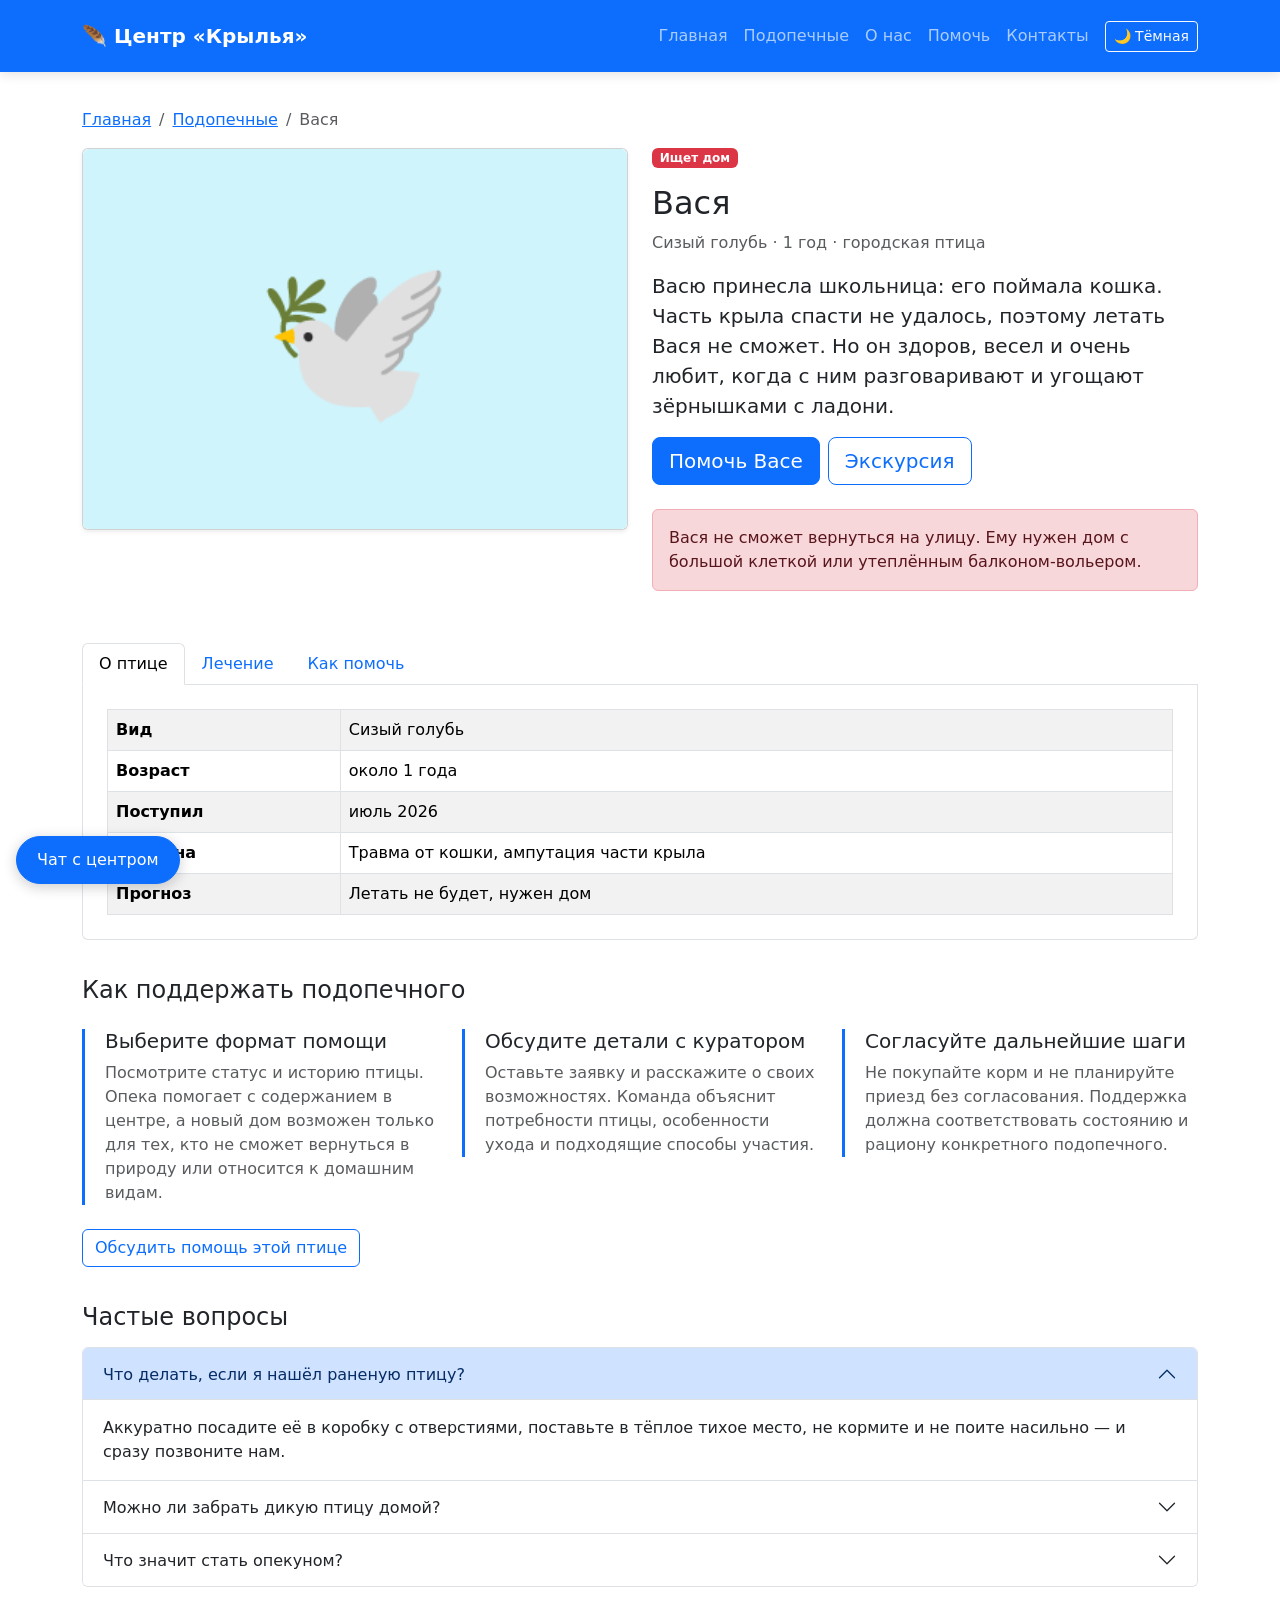
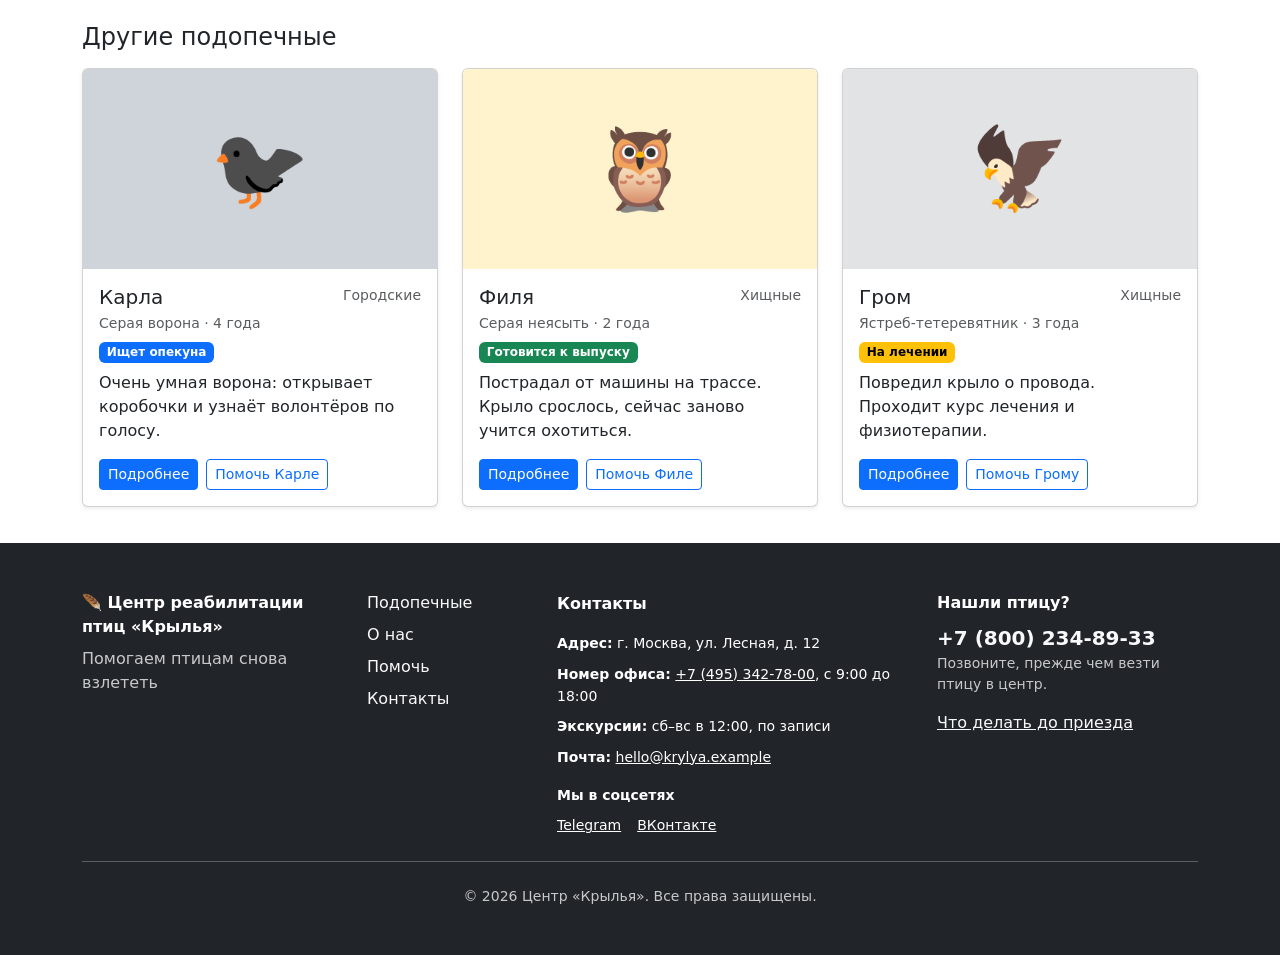
<file: product-vasya.html>
<!DOCTYPE html>
<html lang="ru">
<head>
  <meta charset="UTF-8">
  <meta name="viewport" content="width=device-width, initial-scale=1.0">
  <meta name="description" content="Сизый голубь Вася: история, лечение и как помочь — центр реабилитации птиц «Крылья».">
  <title>Вася — Центр реабилитации птиц «Крылья»</title>

  <script>
    try {
      const savedTheme = localStorage.getItem('theme');
      if (savedTheme) document.documentElement.setAttribute('data-bs-theme', savedTheme);
    } catch (e) {}
  </script>

  <link rel="stylesheet" href="vendor/bootstrap/css/bootstrap.min.css">
  <link rel="stylesheet" href="css/custom.css">
</head>
<body>
  <header class="site-header bg-primary" data-bs-theme="dark">
    <nav class="navbar navbar-expand-lg py-3" aria-label="Основная навигация">
      <div class="container">
        <a class="navbar-brand" href="index.html">🪶 Центр «Крылья»</a>

        <button
          class="navbar-toggler"
          type="button"
          data-bs-toggle="collapse"
          data-bs-target="#mainNavbar"
          aria-controls="mainNavbar"
          aria-expanded="false"
          aria-label="Переключить навигацию"
        >
          <span class="navbar-toggler-icon"></span>
        </button>

        <div class="collapse navbar-collapse" id="mainNavbar">
          <ul class="navbar-nav ms-auto align-items-lg-center">
            <li class="nav-item">
              <a class="nav-link" href="index.html">Главная</a>
            </li>
            <li class="nav-item">
              <a class="nav-link" href="catalog.html">Подопечные</a>
            </li>
            <li class="nav-item">
              <a class="nav-link" href="index.html#about">О нас</a>
            </li>
            <li class="nav-item">
              <a class="nav-link" href="help.html">Помочь</a>
            </li>
            <li class="nav-item">
              <a class="nav-link" href="contacts.html">Контакты</a>
            </li>
            <li class="nav-item ms-lg-2">
              <button
                id="themeToggle"
                class="btn btn-outline-light btn-sm"
                type="button"
                aria-label="Переключить тему"
              >
                🌙 Тёмная
              </button>
            </li>
          </ul>
        </div>
      </div>
    </nav>
  </header>

  <main class="container page-content">
    <div>
    <nav aria-label="breadcrumb">
      <ol class="breadcrumb">
        <li class="breadcrumb-item"><a href="index.html">Главная</a></li>
        <li class="breadcrumb-item"><a href="catalog.html">Подопечные</a></li>
        <li class="breadcrumb-item active" aria-current="page">Вася</li>
      </ol>
    </nav>

    <div class="row g-4">
      <div class="col-12 col-lg-6">
        <div class="card shadow-sm">
          <div class="bird-photo bird-photo-lg bg-info-subtle rounded" role="img" aria-label="Сизый голубь Вася">🕊️</div>
        </div>
      </div>

      <div class="col-12 col-lg-6">
        <div class="d-flex flex-wrap gap-1 mb-3"><span class="badge text-bg-danger">Ищет дом</span></div>
        <h1 class="h2">Вася</h1>
        <p class="text-body-secondary">Сизый голубь · 1 год · городская птица</p>
        <p class="lead">
          Васю принесла школьница: его поймала кошка. Часть крыла спасти не удалось, поэтому летать Вася не сможет. Но он здоров, весел и очень любит, когда с ним разговаривают и угощают зёрнышками с ладони.
        </p>

        <div class="d-flex flex-wrap gap-2 mb-4">
          <a class="btn btn-primary btn-lg" href="order.html?bird=vasya">
            Помочь Васе
          </a>
          <button
            class="btn btn-outline-primary btn-lg"
            type="button"
            data-bs-toggle="modal"
            data-bs-target="#tourModal"
          >
            Экскурсия
          </button>
        </div>

        <div class="alert alert-danger" role="alert">
          Вася не сможет вернуться на улицу. Ему нужен дом с большой клеткой или утеплённым балконом-вольером.
        </div>
      </div>
    </div>

    </div>

    <section class="mt-5">
      <ul class="nav nav-tabs" id="birdTabs" role="tablist">
        <li class="nav-item" role="presentation">
          <button class="nav-link active" id="about-tab" data-bs-toggle="tab" data-bs-target="#about-pane" type="button" role="tab" aria-controls="about-pane" aria-selected="true">
            О птице
          </button>
        </li>
        <li class="nav-item" role="presentation">
          <button class="nav-link" id="care-tab" data-bs-toggle="tab" data-bs-target="#care-pane" type="button" role="tab" aria-controls="care-pane" aria-selected="false">
            Лечение
          </button>
        </li>
        <li class="nav-item" role="presentation">
          <button class="nav-link" id="help-tab" data-bs-toggle="tab" data-bs-target="#help-pane" type="button" role="tab" aria-controls="help-pane" aria-selected="false">
            Как помочь
          </button>
        </li>
      </ul>

      <div class="tab-content border border-top-0 rounded-bottom p-4" id="birdTabsContent">
        <div class="tab-pane fade show active" id="about-pane" role="tabpanel" aria-labelledby="about-tab" tabindex="0">
          <div class="table-responsive">
            <table class="table table-striped table-bordered align-middle mb-0">
              <tbody>
                <tr><th scope="row">Вид</th><td>Сизый голубь</td></tr>
                <tr><th scope="row">Возраст</th><td>около 1 года</td></tr>
                <tr><th scope="row">Поступил</th><td>июль 2026</td></tr>
                <tr><th scope="row">Причина</th><td>Травма от кошки, ампутация части крыла</td></tr>
                <tr><th scope="row">Прогноз</th><td>Летать не будет, нужен дом</td></tr>
              </tbody>
            </table>
          </div>
        </div>

        <div class="tab-pane fade" id="care-pane" role="tabpanel" aria-labelledby="care-tab" tabindex="0">
          <ul class="list-group list-group-flush">
            <li class="list-group-item">✅ Операция — проведена, рана зажила</li>
            <li class="list-group-item">✅ Обработан от паразитов</li>
            <li class="list-group-item">✅ Анализы в норме</li>
            <li class="list-group-item">✅ Привык к людям и рукам</li>
          </ul>
        </div>

        <div class="tab-pane fade" id="help-pane" role="tabpanel" aria-labelledby="help-tab" tabindex="0">
          <p class="mb-0">Васю можно забрать домой. Перед этим куратор расскажет, какая нужна клетка и чем его кормить.</p>
        </div>
      </div>
    </section>

    <section aria-labelledby="support-title">
      <h2 class="h4 mb-4" id="support-title">Как поддержать подопечного</h2>
      <div class="row g-4 mb-4">
        <div class="col-12 col-md-4">
          <div class="content-note">
            <h3 class="h5">Выберите формат помощи</h3>
            <p class="text-body-secondary mb-0">Посмотрите статус и историю птицы. Опека помогает с содержанием в центре, а новый дом возможен только для тех, кто не сможет вернуться в природу или относится к домашним видам.</p>
          </div>
        </div>
        <div class="col-12 col-md-4">
          <div class="content-note">
            <h3 class="h5">Обсудите детали с куратором</h3>
            <p class="text-body-secondary mb-0">Оставьте заявку и расскажите о своих возможностях. Команда объяснит потребности птицы, особенности ухода и подходящие способы участия.</p>
          </div>
        </div>
        <div class="col-12 col-md-4">
          <div class="content-note">
            <h3 class="h5">Согласуйте дальнейшие шаги</h3>
            <p class="text-body-secondary mb-0">Не покупайте корм и не планируйте приезд без согласования. Поддержка должна соответствовать состоянию и рациону конкретного подопечного.</p>
          </div>
        </div>
      </div>
      <a class="btn btn-outline-primary" href="order.html?bird=vasya">Обсудить помощь этой птице</a>
    </section>

    <section class="mt-5">
      <h2 class="h4 mb-3">Частые вопросы</h2>

      <div class="accordion" id="faqAccordion">
        <div class="accordion-item">
          <h3 class="accordion-header">
            <button
              class="accordion-button"
              type="button"
              data-bs-toggle="collapse"
              data-bs-target="#faqOne"
              aria-expanded="true"
              aria-controls="faqOne"
            >
              Что делать, если я нашёл раненую птицу?
            </button>
          </h3>
          <div id="faqOne" class="accordion-collapse collapse show" data-bs-parent="#faqAccordion">
            <div class="accordion-body">
              Аккуратно посадите её в коробку с отверстиями, поставьте в тёплое тихое место,
              не кормите и не поите насильно — и сразу позвоните нам.
            </div>
          </div>
        </div>

        <div class="accordion-item">
          <h3 class="accordion-header">
            <button
              class="accordion-button collapsed"
              type="button"
              data-bs-toggle="collapse"
              data-bs-target="#faqTwo"
              aria-expanded="false"
              aria-controls="faqTwo"
            >
              Можно ли забрать дикую птицу домой?
            </button>
          </h3>
          <div id="faqTwo" class="accordion-collapse collapse" data-bs-parent="#faqAccordion">
            <div class="accordion-body">
              Нет. Дикие птицы после лечения возвращаются в природу. Домой отдаём только тех,
              кто не сможет выжить на воле: например, голубя без крыла или домашнего попугая.
            </div>
          </div>
        </div>

        <div class="accordion-item">
          <h3 class="accordion-header">
            <button
              class="accordion-button collapsed"
              type="button"
              data-bs-toggle="collapse"
              data-bs-target="#faqThree"
              aria-expanded="false"
              aria-controls="faqThree"
            >
              Что значит стать опекуном?
            </button>
          </h3>
          <div id="faqThree" class="accordion-collapse collapse" data-bs-parent="#faqAccordion">
            <div class="accordion-body">
              Опекун помогает оплачивать корм и лечение конкретной птицы. Взамен мы присылаем
              фото и новости, а на выпуск приглашаем лично.
            </div>
          </div>
        </div>
      </div>
    </section>

    <section class="mt-5">
      <h2 class="h4 mb-3">Другие подопечные</h2>
      <div class="row g-4">
        <div class="col-12 col-md-6 col-lg-4">
          <div class="card h-100 shadow-sm">
            <div class="bird-photo bg-dark-subtle card-img-top" role="img" aria-label="Серая ворона Карла">🐦‍⬛</div>
            <div class="card-body d-flex flex-column">
              <div class="d-flex justify-content-between align-items-start mb-1">
                <h3 class="card-title h5 mb-0">Карла</h3>
                <span class="text-body-secondary small">Городские</span>
              </div>
              <p class="small text-body-secondary mb-2">Серая ворона · 4 года</p>
              <div class="d-flex flex-wrap gap-1 mb-2"><span class="badge text-bg-primary">Ищет опекуна</span></div>
              <p class="card-text">Очень умная ворона: открывает коробочки и узнаёт волонтёров по голосу.</p>

              <div class="d-flex flex-wrap gap-2 mt-auto">
                <a class="btn btn-primary btn-sm" href="product-karla.html">Подробнее</a>
                <a class="btn btn-outline-primary btn-sm" href="order.html?bird=karla">Помочь Карле</a>
              </div>
            </div>
          </div>
        </div>
        <div class="col-12 col-md-6 col-lg-4">
          <div class="card h-100 shadow-sm">
            <div class="bird-photo bg-warning-subtle card-img-top" role="img" aria-label="Серая неясыть Филя">🦉</div>
            <div class="card-body d-flex flex-column">
              <div class="d-flex justify-content-between align-items-start mb-1">
                <h3 class="card-title h5 mb-0">Филя</h3>
                <span class="text-body-secondary small">Хищные</span>
              </div>
              <p class="small text-body-secondary mb-2">Серая неясыть · 2 года</p>
              <div class="d-flex flex-wrap gap-1 mb-2"><span class="badge text-bg-success">Готовится к выпуску</span></div>
              <p class="card-text">Пострадал от машины на трассе. Крыло срослось, сейчас заново учится охотиться.</p>

              <div class="d-flex flex-wrap gap-2 mt-auto">
                <a class="btn btn-primary btn-sm" href="product.html">Подробнее</a>
                <a class="btn btn-outline-primary btn-sm" href="order.html?bird=filya">Помочь Филе</a>
              </div>
            </div>
          </div>
        </div>
        <div class="col-12 col-md-6 col-lg-4">
          <div class="card h-100 shadow-sm">
            <div class="bird-photo bg-secondary-subtle card-img-top" role="img" aria-label="Ястреб-тетеревятник Гром">🦅</div>
            <div class="card-body d-flex flex-column">
              <div class="d-flex justify-content-between align-items-start mb-1">
                <h3 class="card-title h5 mb-0">Гром</h3>
                <span class="text-body-secondary small">Хищные</span>
              </div>
              <p class="small text-body-secondary mb-2">Ястреб-тетеревятник · 3 года</p>
              <div class="d-flex flex-wrap gap-1 mb-2"><span class="badge text-bg-warning">На лечении</span></div>
              <p class="card-text">Повредил крыло о провода. Проходит курс лечения и физиотерапии.</p>

              <div class="d-flex flex-wrap gap-2 mt-auto">
                <a class="btn btn-primary btn-sm" href="product-grom.html">Подробнее</a>
                <a class="btn btn-outline-primary btn-sm" href="order.html?bird=grom">Помочь Грому</a>
              </div>
            </div>
          </div>
        </div>
      </div>
    </section>
  </main>

  <footer class="site-footer bg-dark text-white py-5">
    <div class="container">
      <div class="row g-4">
        <div class="col-12 col-md-6 col-xl-3">
          <p class="fw-semibold mb-2">🪶 Центр реабилитации птиц «Крылья»</p>
          <p class="mb-2 opacity-75">Помогаем птицам снова взлететь</p>
        </div>
        <div class="col-12 col-md-6 col-xl-2">
          <nav class="d-flex flex-column align-items-start gap-2" aria-label="Навигация в подвале">
            <a class="link-light text-decoration-none" href="catalog.html">Подопечные</a>
            <a class="link-light text-decoration-none" href="index.html#about">О нас</a>
            <a class="link-light text-decoration-none" href="help.html">Помочь</a>
            <a class="link-light text-decoration-none" href="contacts.html">Контакты</a>
          </nav>
        </div>
        <div class="col-12 col-md-6 col-xl-4 footer-contacts">
          <p class="fw-semibold mb-3">Контакты</p>
          <ul class="list-unstyled d-flex flex-column gap-2 small mb-3">
            <li><span class="fw-semibold">Адрес:</span> г. Москва, ул. Лесная, д. 12</li>
            <li><span class="fw-semibold">Номер офиса:</span> <a href="tel:+74953427800">+7 (495) 342-78-00</a>, с 9:00 до 18:00</li>
            <li><span class="fw-semibold">Экскурсии:</span> сб–вс в 12:00, по записи</li>
            <li><span class="fw-semibold">Почта:</span> <a href="mailto:hello@krylya.example">hello@krylya.example</a></li>
          </ul>
          <p class="fw-semibold small mb-2">Мы в соцсетях</p>
          <div class="d-flex flex-wrap gap-3 small"><a href="https://t.me/" target="_blank" rel="noopener">Telegram</a>
<a href="https://vk.com/" target="_blank" rel="noopener">ВКонтакте</a></div>
        </div>
        <div class="col-12 col-md-6 col-xl-3">
          <p class="fw-semibold mb-2">Нашли птицу?</p>
          <a class="link-light text-decoration-none fs-5 fw-semibold" href="tel:+78002348933">+7 (800) 234-89-33</a>

          <p class="small opacity-75 mb-3">Позвоните, прежде чем везти птицу в центр.</p>
          <a class="link-light" href="contacts.html#found">Что делать до приезда</a>
        </div>
      </div>
      <p class="small text-center opacity-75 border-top border-secondary pt-4 mt-4 mb-0">&copy; 2026 Центр «Крылья». Все права защищены.</p>
    </div>
  </footer>

  <div
    class="modal fade"
    id="tourModal"
    tabindex="-1"
    aria-labelledby="tourModalLabel"
    aria-hidden="true"
  >
    <div class="modal-dialog">
      <div class="modal-content">
        <form class="js-validate-form" novalidate>
          <div class="modal-header">
            <h2 class="modal-title h5" id="tourModalLabel">
              Записаться на экскурсию
            </h2>
            <button
              type="button"
              class="btn-close"
              data-bs-dismiss="modal"
              aria-label="Закрыть"
            ></button>
          </div>

          <div class="modal-body">
            <p class="text-body-secondary">
              На экскурсии вы увидите вольеры, познакомитесь с птицами-«послами» и узнаете, как помочь найденной птице.
            </p>

            <div class="mb-3">
              <label for="tour-name" class="form-label">Имя *</label>
              <input id="tour-name" name="name" type="text" class="form-control" required>
              <div class="invalid-feedback">Введите имя.</div>
            </div>

            <div class="mb-3">
              <label for="tour-phone" class="form-label">Телефон *</label>
              <input id="tour-phone" name="phone" type="tel" class="form-control" required>
              <div class="invalid-feedback">Введите телефон.</div>
            </div>

            <div class="mb-3">
              <label for="tour-day" class="form-label">Удобный день *</label>
              <select id="tour-day" name="day" class="form-select" required>
                <option value="" selected>Выберите день</option>
                <option value="sat">Суббота, 12:00</option>
                <option value="sun">Воскресенье, 12:00</option>
                <option value="school">Будний день — для школьной группы</option>
              </select>
              <div class="invalid-feedback">Выберите день экскурсии.</div>
            </div>

            <div class="form-check">
              <input id="tour-agree" name="agree" class="form-check-input" type="checkbox" required>
              <label class="form-check-label" for="tour-agree">
                Согласен на обработку данных
              </label>
            </div>
          </div>

          <div class="modal-footer">
            <button type="button" class="btn btn-secondary" data-bs-dismiss="modal">
              Закрыть
            </button>
            <button type="submit" class="btn btn-primary">
              Записаться
            </button>
          </div>
        </form>
      </div>
    </div>
  </div>

  <div class="toast-container position-fixed bottom-0 end-0 p-3">
    <div id="formToast" class="toast align-items-center text-bg-success border-0" role="status" aria-live="polite" aria-atomic="true">
      <div class="d-flex">
        <div class="toast-body">
          Спасибо! Заявка отправлена, мы свяжемся с вами в течение дня.
        </div>
        <button type="button" class="btn-close btn-close-white me-2 m-auto" data-bs-dismiss="toast" aria-label="Закрыть"></button>
      </div>
    </div>
  </div>

  <script src="vendor/bootstrap/js/bootstrap.bundle.min.js"></script>
  <script src="js/main.js"></script>
</body>
</html>
</file>
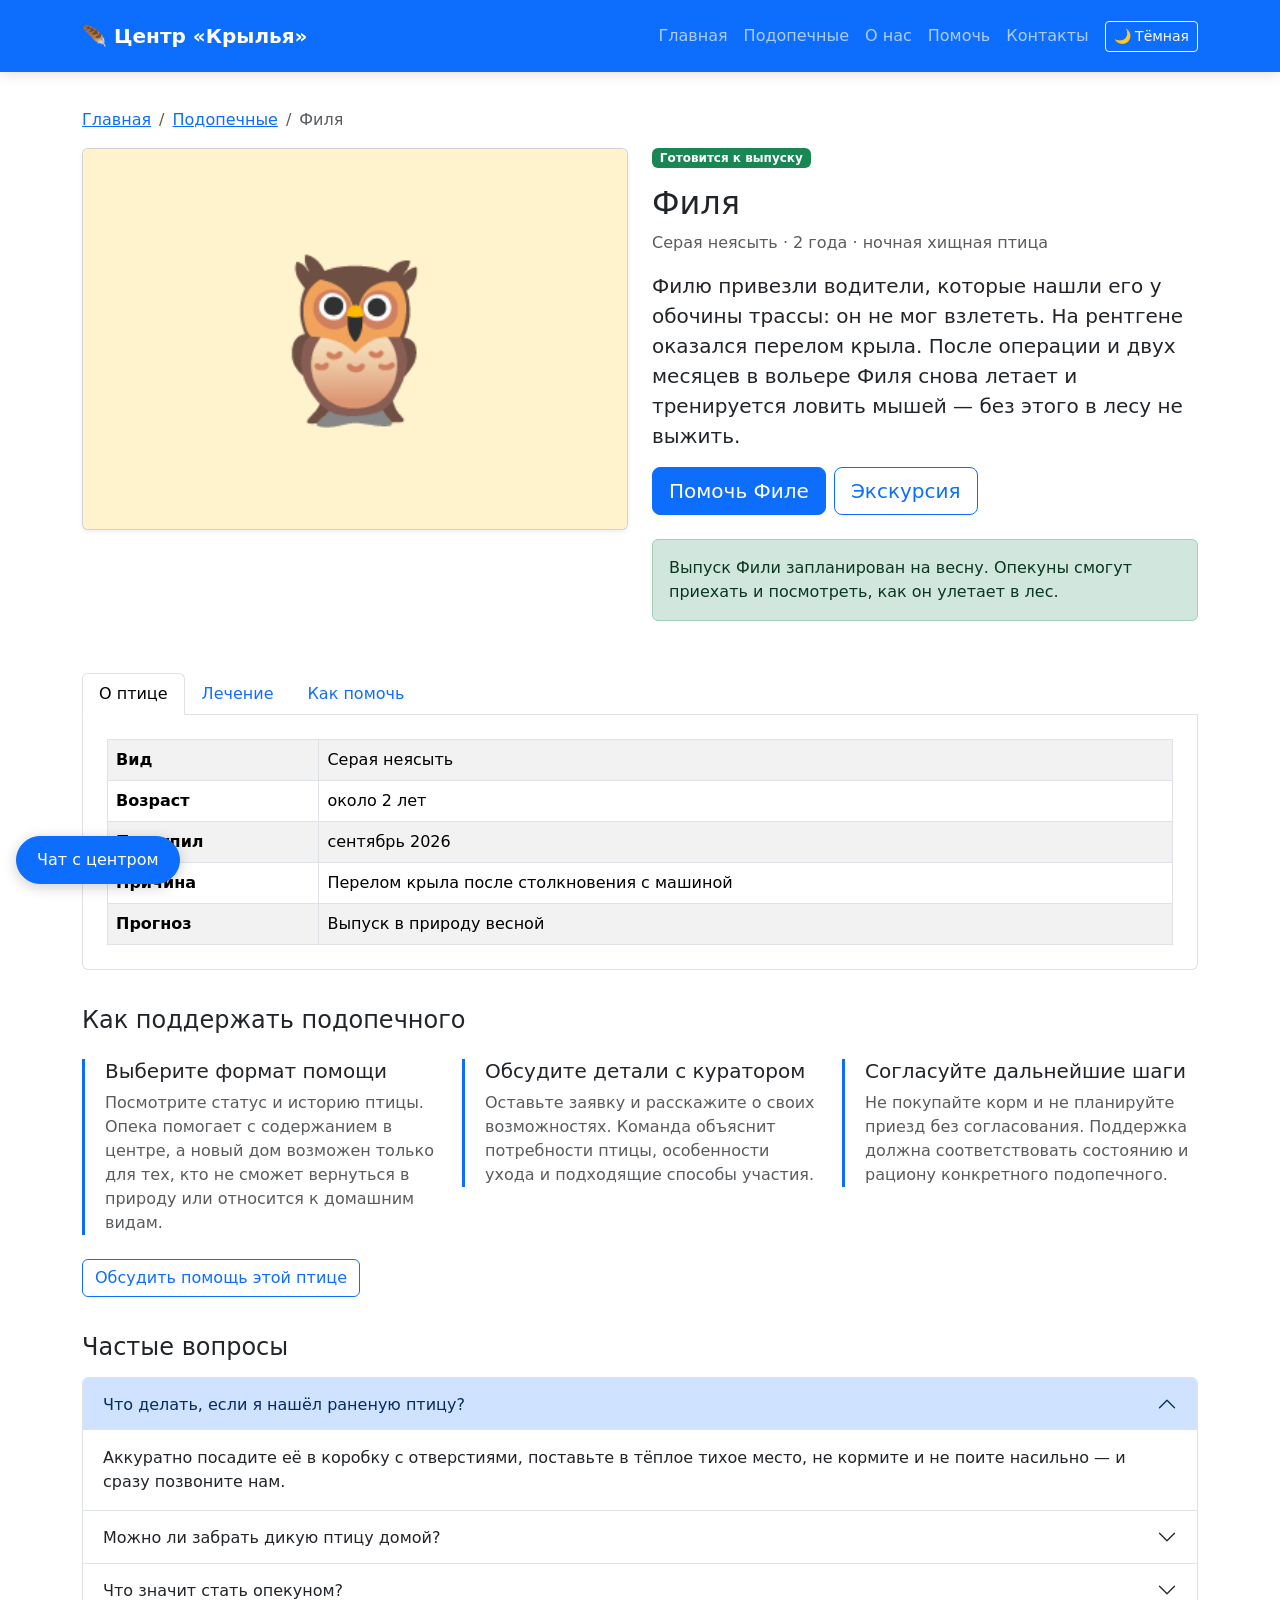
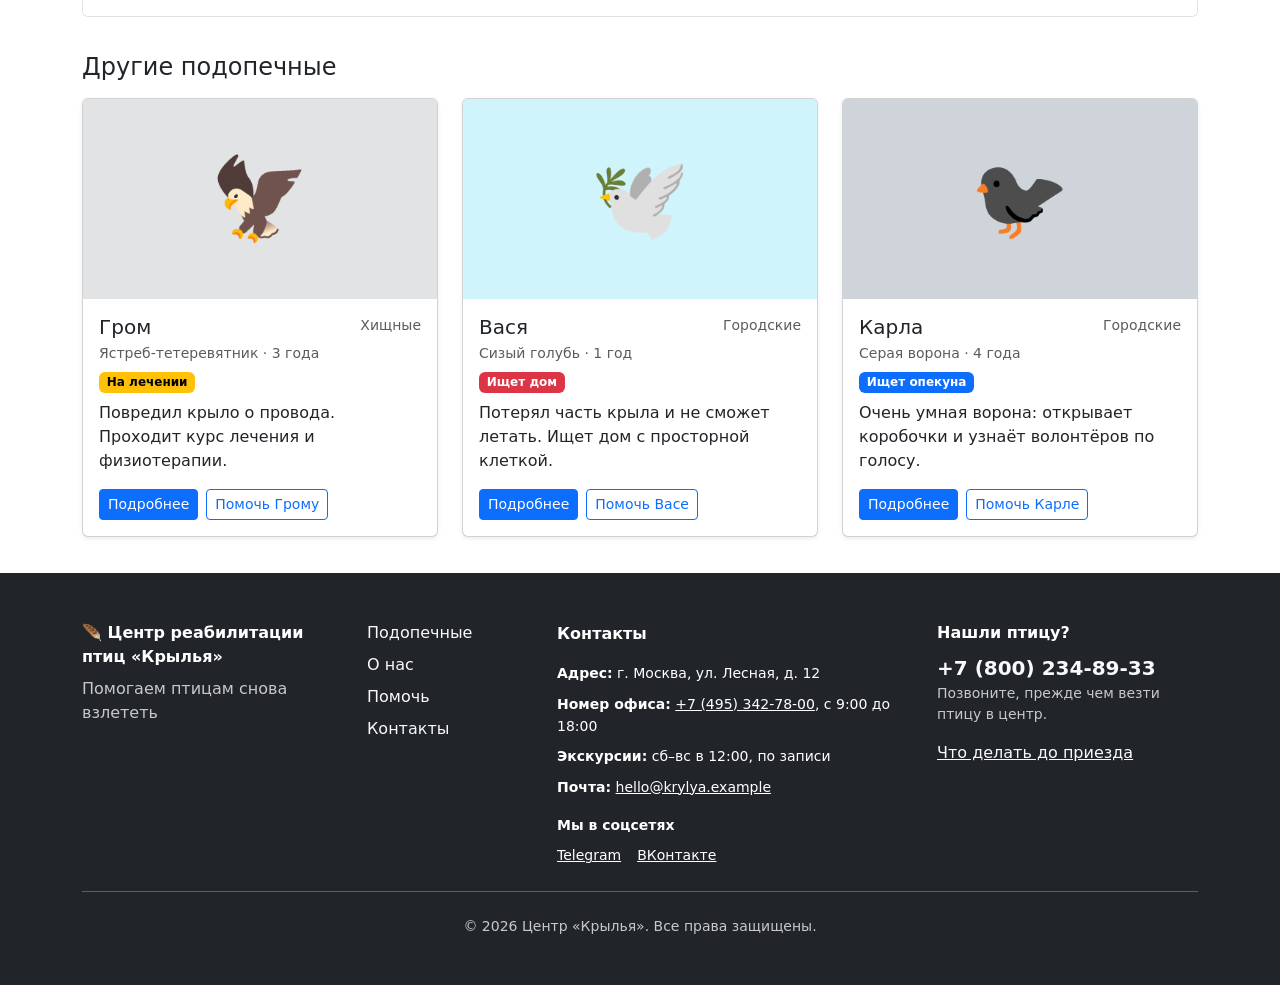
<file: product.html>
<!DOCTYPE html>
<html lang="ru">
<head>
  <meta charset="UTF-8">
  <meta name="viewport" content="width=device-width, initial-scale=1.0">
  <meta name="description" content="Серая неясыть Филя: история, лечение и как помочь — центр реабилитации птиц «Крылья».">
  <title>Филя — Центр реабилитации птиц «Крылья»</title>

  <script>
    try {
      const savedTheme = localStorage.getItem('theme');
      if (savedTheme) document.documentElement.setAttribute('data-bs-theme', savedTheme);
    } catch (e) {}
  </script>

  <link rel="stylesheet" href="vendor/bootstrap/css/bootstrap.min.css">
  <link rel="stylesheet" href="css/custom.css">
</head>
<body>
  <header class="site-header bg-primary" data-bs-theme="dark">
    <nav class="navbar navbar-expand-lg py-3" aria-label="Основная навигация">
      <div class="container">
        <a class="navbar-brand" href="index.html">🪶 Центр «Крылья»</a>

        <button
          class="navbar-toggler"
          type="button"
          data-bs-toggle="collapse"
          data-bs-target="#mainNavbar"
          aria-controls="mainNavbar"
          aria-expanded="false"
          aria-label="Переключить навигацию"
        >
          <span class="navbar-toggler-icon"></span>
        </button>

        <div class="collapse navbar-collapse" id="mainNavbar">
          <ul class="navbar-nav ms-auto align-items-lg-center">
            <li class="nav-item">
              <a class="nav-link" href="index.html">Главная</a>
            </li>
            <li class="nav-item">
              <a class="nav-link" href="catalog.html">Подопечные</a>
            </li>
            <li class="nav-item">
              <a class="nav-link" href="index.html#about">О нас</a>
            </li>
            <li class="nav-item">
              <a class="nav-link" href="help.html">Помочь</a>
            </li>
            <li class="nav-item">
              <a class="nav-link" href="contacts.html">Контакты</a>
            </li>
            <li class="nav-item ms-lg-2">
              <button
                id="themeToggle"
                class="btn btn-outline-light btn-sm"
                type="button"
                aria-label="Переключить тему"
              >
                🌙 Тёмная
              </button>
            </li>
          </ul>
        </div>
      </div>
    </nav>
  </header>

  <main class="container page-content">
    <div>
    <nav aria-label="breadcrumb">
      <ol class="breadcrumb">
        <li class="breadcrumb-item"><a href="index.html">Главная</a></li>
        <li class="breadcrumb-item"><a href="catalog.html">Подопечные</a></li>
        <li class="breadcrumb-item active" aria-current="page">Филя</li>
      </ol>
    </nav>

    <div class="row g-4">
      <div class="col-12 col-lg-6">
        <div class="card shadow-sm">
          <div class="bird-photo bird-photo-lg bg-warning-subtle rounded" role="img" aria-label="Серая неясыть Филя">🦉</div>
        </div>
      </div>

      <div class="col-12 col-lg-6">
        <div class="d-flex flex-wrap gap-1 mb-3"><span class="badge text-bg-success">Готовится к выпуску</span></div>
        <h1 class="h2">Филя</h1>
        <p class="text-body-secondary">Серая неясыть · 2 года · ночная хищная птица</p>
        <p class="lead">
          Филю привезли водители, которые нашли его у обочины трассы: он не мог взлететь. На рентгене оказался перелом крыла. После операции и двух месяцев в вольере Филя снова летает и тренируется ловить мышей — без этого в лесу не выжить.
        </p>

        <div class="d-flex flex-wrap gap-2 mb-4">
          <a class="btn btn-primary btn-lg" href="order.html?bird=filya">
            Помочь Филе
          </a>
          <button
            class="btn btn-outline-primary btn-lg"
            type="button"
            data-bs-toggle="modal"
            data-bs-target="#tourModal"
          >
            Экскурсия
          </button>
        </div>

        <div class="alert alert-success" role="alert">
          Выпуск Фили запланирован на весну. Опекуны смогут приехать и посмотреть, как он улетает в лес.
        </div>
      </div>
    </div>

    </div>

    <section class="mt-5">
      <ul class="nav nav-tabs" id="birdTabs" role="tablist">
        <li class="nav-item" role="presentation">
          <button class="nav-link active" id="about-tab" data-bs-toggle="tab" data-bs-target="#about-pane" type="button" role="tab" aria-controls="about-pane" aria-selected="true">
            О птице
          </button>
        </li>
        <li class="nav-item" role="presentation">
          <button class="nav-link" id="care-tab" data-bs-toggle="tab" data-bs-target="#care-pane" type="button" role="tab" aria-controls="care-pane" aria-selected="false">
            Лечение
          </button>
        </li>
        <li class="nav-item" role="presentation">
          <button class="nav-link" id="help-tab" data-bs-toggle="tab" data-bs-target="#help-pane" type="button" role="tab" aria-controls="help-pane" aria-selected="false">
            Как помочь
          </button>
        </li>
      </ul>

      <div class="tab-content border border-top-0 rounded-bottom p-4" id="birdTabsContent">
        <div class="tab-pane fade show active" id="about-pane" role="tabpanel" aria-labelledby="about-tab" tabindex="0">
          <div class="table-responsive">
            <table class="table table-striped table-bordered align-middle mb-0">
              <tbody>
                <tr><th scope="row">Вид</th><td>Серая неясыть</td></tr>
                <tr><th scope="row">Возраст</th><td>около 2 лет</td></tr>
                <tr><th scope="row">Поступил</th><td>сентябрь 2026</td></tr>
                <tr><th scope="row">Причина</th><td>Перелом крыла после столкновения с машиной</td></tr>
                <tr><th scope="row">Прогноз</th><td>Выпуск в природу весной</td></tr>
              </tbody>
            </table>
          </div>
        </div>

        <div class="tab-pane fade" id="care-pane" role="tabpanel" aria-labelledby="care-tab" tabindex="0">
          <ul class="list-group list-group-flush">
            <li class="list-group-item">✅ Операция на крыле — проведена</li>
            <li class="list-group-item">✅ Повязка снята, кость срослась</li>
            <li class="list-group-item">✅ Летает в большом вольере</li>
            <li class="list-group-item">🗓️ Тренировка охоты — до весны</li>
            <li class="list-group-item">🗓️ Финальный осмотр перед выпуском</li>
          </ul>
        </div>

        <div class="tab-pane fade" id="help-pane" role="tabpanel" aria-labelledby="help-tab" tabindex="0">
          <p class="mb-0">Филя дикая птица, домой его забрать нельзя. Но можно стать его опекуном: оплатить корм (около 3 000 руб. в месяц) и получать фото и видео с тренировок.</p>
        </div>
      </div>
    </section>

    <section aria-labelledby="support-title">
      <h2 class="h4 mb-4" id="support-title">Как поддержать подопечного</h2>
      <div class="row g-4 mb-4">
        <div class="col-12 col-md-4">
          <div class="content-note">
            <h3 class="h5">Выберите формат помощи</h3>
            <p class="text-body-secondary mb-0">Посмотрите статус и историю птицы. Опека помогает с содержанием в центре, а новый дом возможен только для тех, кто не сможет вернуться в природу или относится к домашним видам.</p>
          </div>
        </div>
        <div class="col-12 col-md-4">
          <div class="content-note">
            <h3 class="h5">Обсудите детали с куратором</h3>
            <p class="text-body-secondary mb-0">Оставьте заявку и расскажите о своих возможностях. Команда объяснит потребности птицы, особенности ухода и подходящие способы участия.</p>
          </div>
        </div>
        <div class="col-12 col-md-4">
          <div class="content-note">
            <h3 class="h5">Согласуйте дальнейшие шаги</h3>
            <p class="text-body-secondary mb-0">Не покупайте корм и не планируйте приезд без согласования. Поддержка должна соответствовать состоянию и рациону конкретного подопечного.</p>
          </div>
        </div>
      </div>
      <a class="btn btn-outline-primary" href="order.html?bird=filya">Обсудить помощь этой птице</a>
    </section>

    <section class="mt-5">
      <h2 class="h4 mb-3">Частые вопросы</h2>

      <div class="accordion" id="faqAccordion">
        <div class="accordion-item">
          <h3 class="accordion-header">
            <button
              class="accordion-button"
              type="button"
              data-bs-toggle="collapse"
              data-bs-target="#faqOne"
              aria-expanded="true"
              aria-controls="faqOne"
            >
              Что делать, если я нашёл раненую птицу?
            </button>
          </h3>
          <div id="faqOne" class="accordion-collapse collapse show" data-bs-parent="#faqAccordion">
            <div class="accordion-body">
              Аккуратно посадите её в коробку с отверстиями, поставьте в тёплое тихое место,
              не кормите и не поите насильно — и сразу позвоните нам.
            </div>
          </div>
        </div>

        <div class="accordion-item">
          <h3 class="accordion-header">
            <button
              class="accordion-button collapsed"
              type="button"
              data-bs-toggle="collapse"
              data-bs-target="#faqTwo"
              aria-expanded="false"
              aria-controls="faqTwo"
            >
              Можно ли забрать дикую птицу домой?
            </button>
          </h3>
          <div id="faqTwo" class="accordion-collapse collapse" data-bs-parent="#faqAccordion">
            <div class="accordion-body">
              Нет. Дикие птицы после лечения возвращаются в природу. Домой отдаём только тех,
              кто не сможет выжить на воле: например, голубя без крыла или домашнего попугая.
            </div>
          </div>
        </div>

        <div class="accordion-item">
          <h3 class="accordion-header">
            <button
              class="accordion-button collapsed"
              type="button"
              data-bs-toggle="collapse"
              data-bs-target="#faqThree"
              aria-expanded="false"
              aria-controls="faqThree"
            >
              Что значит стать опекуном?
            </button>
          </h3>
          <div id="faqThree" class="accordion-collapse collapse" data-bs-parent="#faqAccordion">
            <div class="accordion-body">
              Опекун помогает оплачивать корм и лечение конкретной птицы. Взамен мы присылаем
              фото и новости, а на выпуск приглашаем лично.
            </div>
          </div>
        </div>
      </div>
    </section>

    <section class="mt-5">
      <h2 class="h4 mb-3">Другие подопечные</h2>
      <div class="row g-4">
        <div class="col-12 col-md-6 col-lg-4">
          <div class="card h-100 shadow-sm">
            <div class="bird-photo bg-secondary-subtle card-img-top" role="img" aria-label="Ястреб-тетеревятник Гром">🦅</div>
            <div class="card-body d-flex flex-column">
              <div class="d-flex justify-content-between align-items-start mb-1">
                <h3 class="card-title h5 mb-0">Гром</h3>
                <span class="text-body-secondary small">Хищные</span>
              </div>
              <p class="small text-body-secondary mb-2">Ястреб-тетеревятник · 3 года</p>
              <div class="d-flex flex-wrap gap-1 mb-2"><span class="badge text-bg-warning">На лечении</span></div>
              <p class="card-text">Повредил крыло о провода. Проходит курс лечения и физиотерапии.</p>

              <div class="d-flex flex-wrap gap-2 mt-auto">
                <a class="btn btn-primary btn-sm" href="product-grom.html">Подробнее</a>
                <a class="btn btn-outline-primary btn-sm" href="order.html?bird=grom">Помочь Грому</a>
              </div>
            </div>
          </div>
        </div>
        <div class="col-12 col-md-6 col-lg-4">
          <div class="card h-100 shadow-sm">
            <div class="bird-photo bg-info-subtle card-img-top" role="img" aria-label="Сизый голубь Вася">🕊️</div>
            <div class="card-body d-flex flex-column">
              <div class="d-flex justify-content-between align-items-start mb-1">
                <h3 class="card-title h5 mb-0">Вася</h3>
                <span class="text-body-secondary small">Городские</span>
              </div>
              <p class="small text-body-secondary mb-2">Сизый голубь · 1 год</p>
              <div class="d-flex flex-wrap gap-1 mb-2"><span class="badge text-bg-danger">Ищет дом</span></div>
              <p class="card-text">Потерял часть крыла и не сможет летать. Ищет дом с просторной клеткой.</p>

              <div class="d-flex flex-wrap gap-2 mt-auto">
                <a class="btn btn-primary btn-sm" href="product-vasya.html">Подробнее</a>
                <a class="btn btn-outline-primary btn-sm" href="order.html?bird=vasya">Помочь Васе</a>
              </div>
            </div>
          </div>
        </div>
        <div class="col-12 col-md-6 col-lg-4">
          <div class="card h-100 shadow-sm">
            <div class="bird-photo bg-dark-subtle card-img-top" role="img" aria-label="Серая ворона Карла">🐦‍⬛</div>
            <div class="card-body d-flex flex-column">
              <div class="d-flex justify-content-between align-items-start mb-1">
                <h3 class="card-title h5 mb-0">Карла</h3>
                <span class="text-body-secondary small">Городские</span>
              </div>
              <p class="small text-body-secondary mb-2">Серая ворона · 4 года</p>
              <div class="d-flex flex-wrap gap-1 mb-2"><span class="badge text-bg-primary">Ищет опекуна</span></div>
              <p class="card-text">Очень умная ворона: открывает коробочки и узнаёт волонтёров по голосу.</p>

              <div class="d-flex flex-wrap gap-2 mt-auto">
                <a class="btn btn-primary btn-sm" href="product-karla.html">Подробнее</a>
                <a class="btn btn-outline-primary btn-sm" href="order.html?bird=karla">Помочь Карле</a>
              </div>
            </div>
          </div>
        </div>
      </div>
    </section>
  </main>

  <footer class="site-footer bg-dark text-white py-5">
    <div class="container">
      <div class="row g-4">
        <div class="col-12 col-md-6 col-xl-3">
          <p class="fw-semibold mb-2">🪶 Центр реабилитации птиц «Крылья»</p>
          <p class="mb-2 opacity-75">Помогаем птицам снова взлететь</p>
        </div>
        <div class="col-12 col-md-6 col-xl-2">
          <nav class="d-flex flex-column align-items-start gap-2" aria-label="Навигация в подвале">
            <a class="link-light text-decoration-none" href="catalog.html">Подопечные</a>
            <a class="link-light text-decoration-none" href="index.html#about">О нас</a>
            <a class="link-light text-decoration-none" href="help.html">Помочь</a>
            <a class="link-light text-decoration-none" href="contacts.html">Контакты</a>
          </nav>
        </div>
        <div class="col-12 col-md-6 col-xl-4 footer-contacts">
          <p class="fw-semibold mb-3">Контакты</p>
          <ul class="list-unstyled d-flex flex-column gap-2 small mb-3">
            <li><span class="fw-semibold">Адрес:</span> г. Москва, ул. Лесная, д. 12</li>
            <li><span class="fw-semibold">Номер офиса:</span> <a href="tel:+74953427800">+7 (495) 342-78-00</a>, с 9:00 до 18:00</li>
            <li><span class="fw-semibold">Экскурсии:</span> сб–вс в 12:00, по записи</li>
            <li><span class="fw-semibold">Почта:</span> <a href="mailto:hello@krylya.example">hello@krylya.example</a></li>
          </ul>
          <p class="fw-semibold small mb-2">Мы в соцсетях</p>
          <div class="d-flex flex-wrap gap-3 small"><a href="https://t.me/" target="_blank" rel="noopener">Telegram</a>
<a href="https://vk.com/" target="_blank" rel="noopener">ВКонтакте</a></div>
        </div>
        <div class="col-12 col-md-6 col-xl-3">
          <p class="fw-semibold mb-2">Нашли птицу?</p>
          <a class="link-light text-decoration-none fs-5 fw-semibold" href="tel:+78002348933">+7 (800) 234-89-33</a>

          <p class="small opacity-75 mb-3">Позвоните, прежде чем везти птицу в центр.</p>
          <a class="link-light" href="contacts.html#found">Что делать до приезда</a>
        </div>
      </div>
      <p class="small text-center opacity-75 border-top border-secondary pt-4 mt-4 mb-0">&copy; 2026 Центр «Крылья». Все права защищены.</p>
    </div>
  </footer>

  <div
    class="modal fade"
    id="tourModal"
    tabindex="-1"
    aria-labelledby="tourModalLabel"
    aria-hidden="true"
  >
    <div class="modal-dialog">
      <div class="modal-content">
        <form class="js-validate-form" novalidate>
          <div class="modal-header">
            <h2 class="modal-title h5" id="tourModalLabel">
              Записаться на экскурсию
            </h2>
            <button
              type="button"
              class="btn-close"
              data-bs-dismiss="modal"
              aria-label="Закрыть"
            ></button>
          </div>

          <div class="modal-body">
            <p class="text-body-secondary">
              На экскурсии вы увидите вольеры, познакомитесь с птицами-«послами» и узнаете, как помочь найденной птице.
            </p>

            <div class="mb-3">
              <label for="tour-name" class="form-label">Имя *</label>
              <input id="tour-name" name="name" type="text" class="form-control" required>
              <div class="invalid-feedback">Введите имя.</div>
            </div>

            <div class="mb-3">
              <label for="tour-phone" class="form-label">Телефон *</label>
              <input id="tour-phone" name="phone" type="tel" class="form-control" required>
              <div class="invalid-feedback">Введите телефон.</div>
            </div>

            <div class="mb-3">
              <label for="tour-day" class="form-label">Удобный день *</label>
              <select id="tour-day" name="day" class="form-select" required>
                <option value="" selected>Выберите день</option>
                <option value="sat">Суббота, 12:00</option>
                <option value="sun">Воскресенье, 12:00</option>
                <option value="school">Будний день — для школьной группы</option>
              </select>
              <div class="invalid-feedback">Выберите день экскурсии.</div>
            </div>

            <div class="form-check">
              <input id="tour-agree" name="agree" class="form-check-input" type="checkbox" required>
              <label class="form-check-label" for="tour-agree">
                Согласен на обработку данных
              </label>
            </div>
          </div>

          <div class="modal-footer">
            <button type="button" class="btn btn-secondary" data-bs-dismiss="modal">
              Закрыть
            </button>
            <button type="submit" class="btn btn-primary">
              Записаться
            </button>
          </div>
        </form>
      </div>
    </div>
  </div>

  <div class="toast-container position-fixed bottom-0 end-0 p-3">
    <div id="formToast" class="toast align-items-center text-bg-success border-0" role="status" aria-live="polite" aria-atomic="true">
      <div class="d-flex">
        <div class="toast-body">
          Спасибо! Заявка отправлена, мы свяжемся с вами в течение дня.
        </div>
        <button type="button" class="btn-close btn-close-white me-2 m-auto" data-bs-dismiss="toast" aria-label="Закрыть"></button>
      </div>
    </div>
  </div>

  <script src="vendor/bootstrap/js/bootstrap.bundle.min.js"></script>
  <script src="js/main.js"></script>
</body>
</html>
</file>
<file: css/custom.css>
/* Полная страница: два экрана, главная — три. Контент может расти свободно. */
body {
  display: flex;
  flex-direction: column;
  min-height: 200vh;
  min-height: 200svh;
}

body.home-page {
  min-height: 300vh;
  min-height: 300svh;
}

.site-header,
.site-footer {
  flex-shrink: 0;
}

.page-content {
  flex: 1 0 auto;
  display: flex;
  flex-direction: column;
  justify-content: space-between;
  gap: clamp(2rem, 4vh, 3.5rem);
  padding-block: clamp(2rem, 4vh, 3.5rem);
}

/* Отступы между крупными блоками задаёт общий ритм, а не сумма utility-классов. */
.page-content > * {
  margin-top: 0 !important;
  margin-bottom: 0 !important;
}

.site-header {
  position: sticky;
  top: 0;
  z-index: 1020;
  box-shadow: 0 2px 12px rgb(0 0 0 / 12%);
}

/* Якоря не прячутся за закреплённой шапкой. */
[id] {
  scroll-margin-top: calc(var(--site-header-height, 72px) + 16px);
}

.back-to-top {
  position: fixed;
  right: max(1rem, env(safe-area-inset-right));
  bottom: max(1rem, env(safe-area-inset-bottom));
  z-index: 1020;
  width: 48px;
  height: 48px;
  padding: 0;
  border-radius: 50%;
  font-size: 1.75rem;
  line-height: 1;
  box-shadow: 0 3px 14px rgb(0 0 0 / 20%);
}

.back-to-top img {
  display: block;
  margin: auto;
}

.support-chat-toggle {
  position: fixed;
  left: max(1rem, env(safe-area-inset-left));
  bottom: max(1rem, env(safe-area-inset-bottom));
  z-index: 1030;
  min-height: 48px;
  border-radius: 24px;
  padding-inline: 1.25rem;
  box-shadow: 0 3px 14px rgb(0 0 0 / 20%);
}

.support-chat {
  position: fixed;
  left: max(1rem, env(safe-area-inset-left));
  bottom: calc(max(1rem, env(safe-area-inset-bottom)) + 60px);
  z-index: 1030;
  width: min(360px, calc(100vw - 2rem));
  max-height: calc(100dvh - 6rem);
  overflow-y: auto;
  overscroll-behavior: contain;
}

.support-chat[hidden] {
  display: none;
}

.support-chat__body {
  flex: 0 0 auto;
}

.site-footer a {
  color: inherit;
  overflow-wrap: anywhere;
}

.footer-contacts {
  line-height: 1.6;
}

.fund-illustration {
  display: block;
  width: 100%;
  aspect-ratio: 24 / 13;
  object-fit: cover;
  border-bottom: 1px solid var(--bs-border-color);
}

.site-header .navbar-brand {
  font-weight: 600;
}

.site-footer a:focus-visible {
  outline: 2px solid currentColor;
  outline-offset: 4px;
}

.content-note {
  border-left: 3px solid var(--bs-primary);
  padding-left: 1.25rem;
}

/* Заглушка фото птицы: эмодзи на цветном фоне */
.bird-photo {
  height: 200px;
  display: flex;
  align-items: center;
  justify-content: center;
  font-size: 5rem;
  line-height: 1;
}

.bird-photo-lg {
  height: 380px;
  font-size: 10rem;
}

/* Слайды карусели историй */
.promo-slide {
  min-height: 280px;
  padding-inline: 4rem !important;
}

/* Цифры в блоке «Центр в цифрах» */
.stat-number {
  font-variant-numeric: tabular-nums;
  min-width: 4ch;
  font-size: 2.75rem;
  font-weight: 700;
}

/* Эмодзи этапов работы: в 1,5 раза крупнее адаптивного размера .fs-2 */
.workflow-emoji {
  display: inline-block;
  font-size: 1.5em;
  line-height: 1;
}

/* ===== Анимация смены темы: птица тянет занавес ===== */
.theme-curtain {
  position: fixed;
  top: 0;
  bottom: 0;
  left: 0;
  width: 0;
  z-index: 2000;
  pointer-events: none;
  /* ночное небо со звёздами */
  background:
    radial-gradient(2px 2px at 20% 30%, #fff 50%, transparent 51%),
    radial-gradient(2px 2px at 70% 15%, #fff 50%, transparent 51%),
    radial-gradient(1.5px 1.5px at 45% 60%, #fff 50%, transparent 51%),
    radial-gradient(2px 2px at 85% 75%, #fff 50%, transparent 51%),
    radial-gradient(1.5px 1.5px at 10% 85%, #fff 50%, transparent 51%),
    linear-gradient(180deg, #0d1b3d 0%, #1f2340 100%);
  background-size: 240px 240px, 240px 240px, 240px 240px, 240px 240px, 240px 240px, auto;
  box-shadow: 6px 0 18px rgba(0, 0, 0, 0.45);
  transition: opacity 0.3s ease;
}

.theme-curtain.is-hiding {
  opacity: 0;
}

.theme-bird {
  position: fixed;
  top: 40%;
  z-index: 2001;
  width: 168px;
  height: 120px;
  pointer-events: none;
}

/* Летит влево — отражаем по горизонтали */
.theme-bird--left {
  transform: scaleX(-1);
}

/* Спрайт из двух кадров: крылья вверх и вниз */
.theme-bird__sprite {
  width: 100%;
  height: 100%;
  background: url("../images/bird-sprite.png") 0 0 / 200% 100% no-repeat;
  image-rendering: pixelated;
  animation: bird-flap 0.24s steps(1) infinite;
}

@keyframes bird-flap {
  0% { background-position: 0 0; }
  50% { background-position: 100% 0; }
}
</file>
